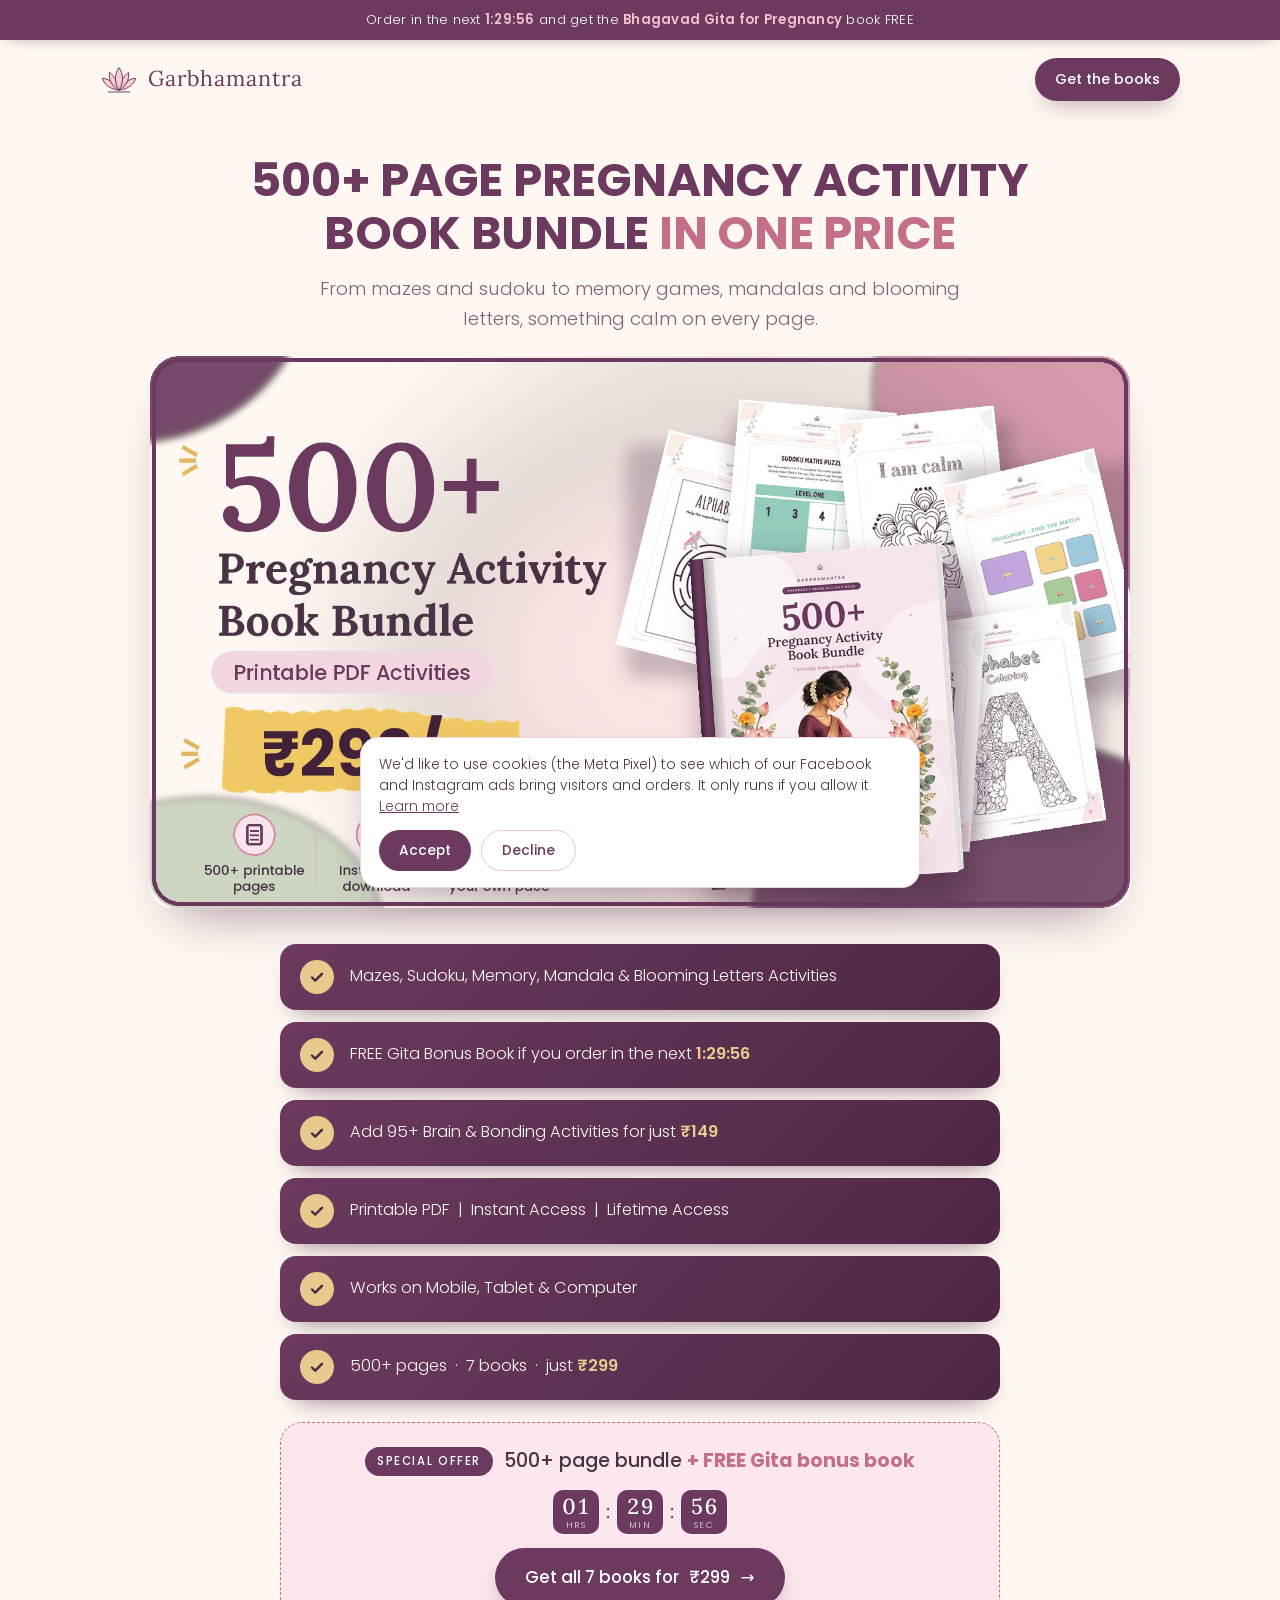
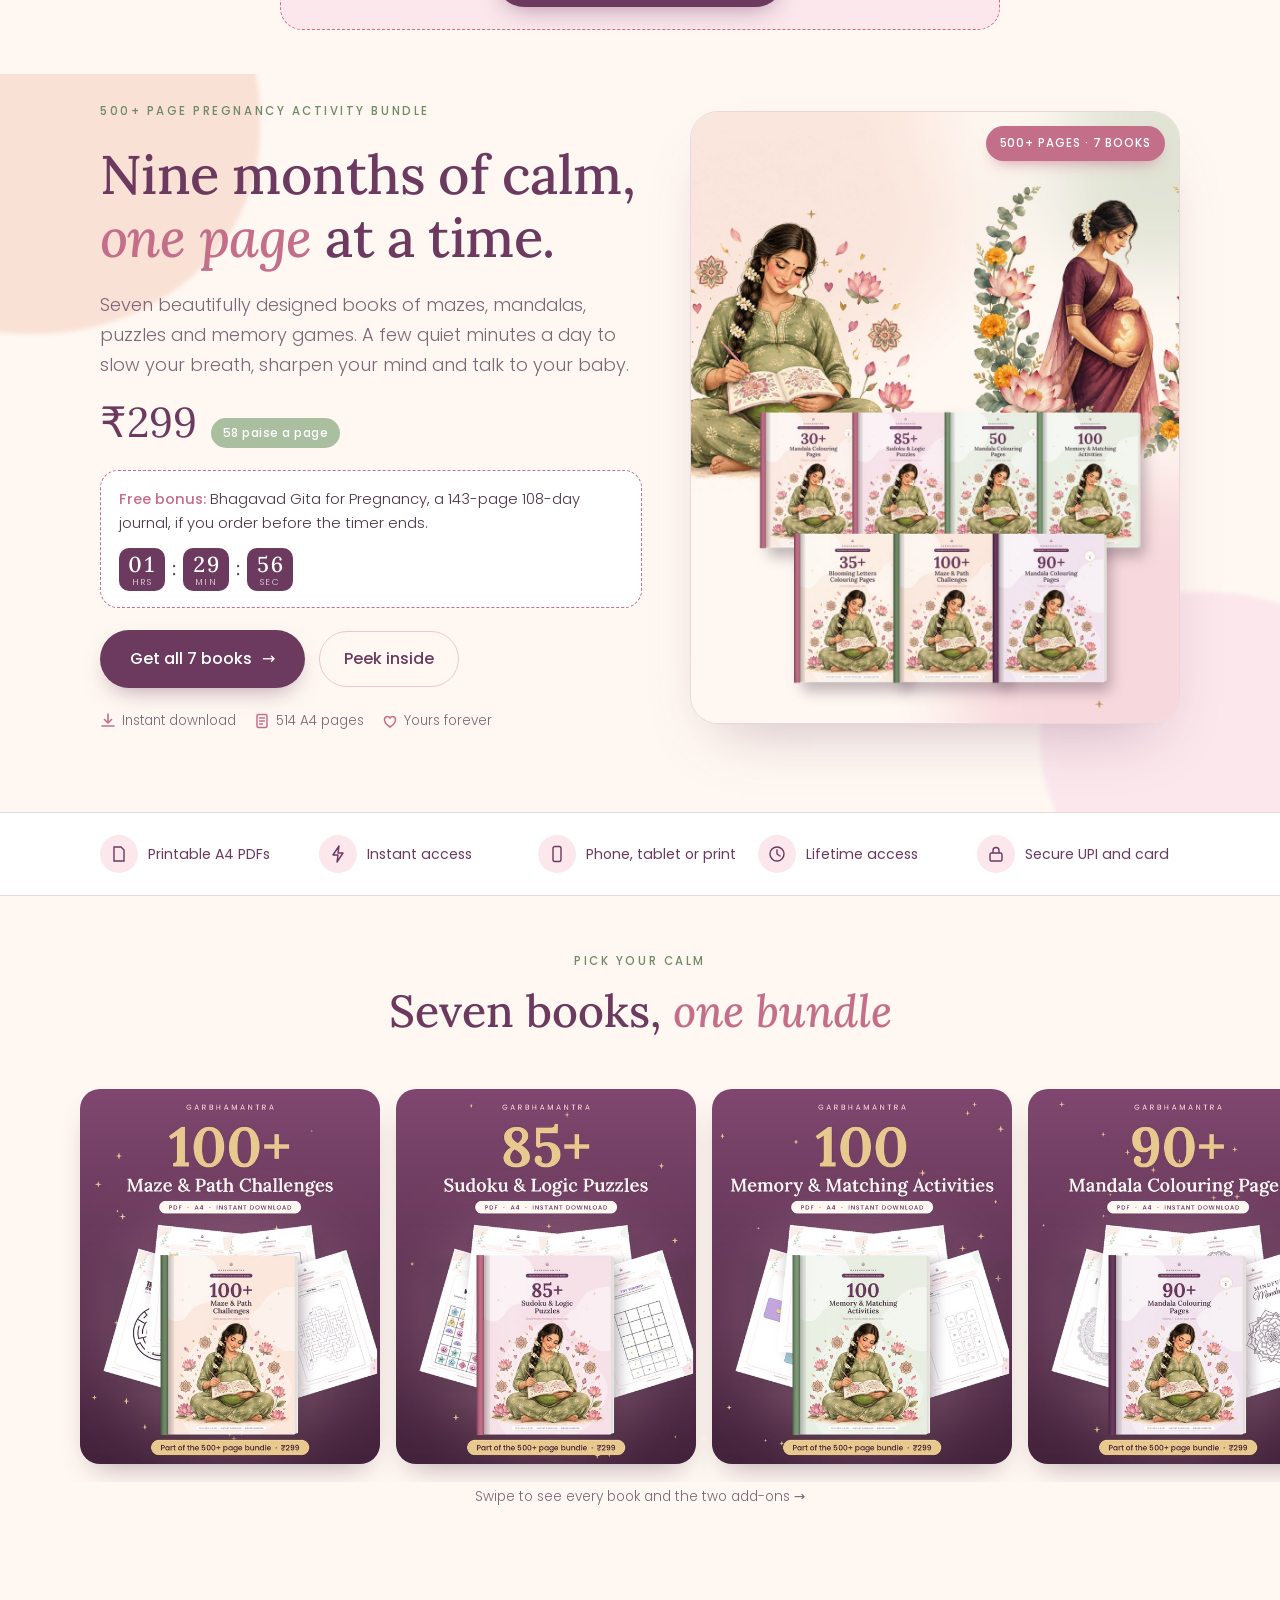
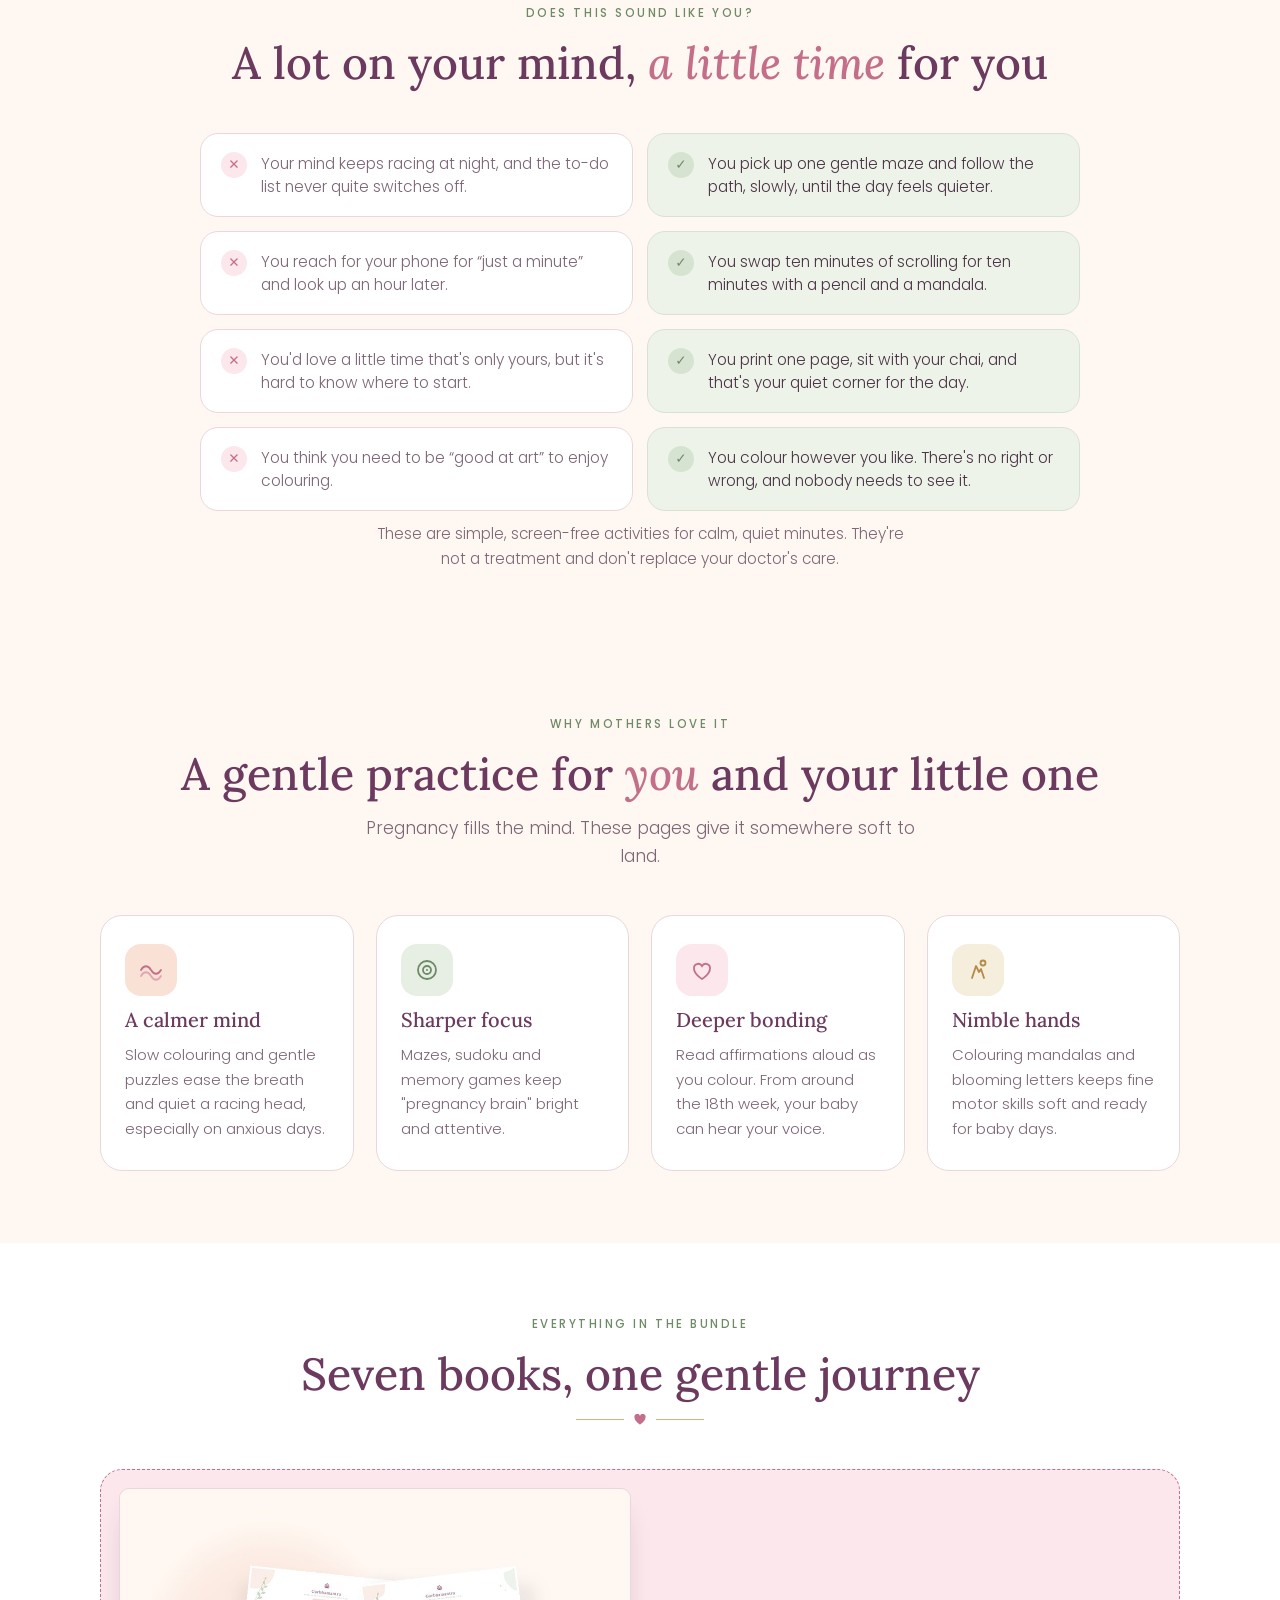
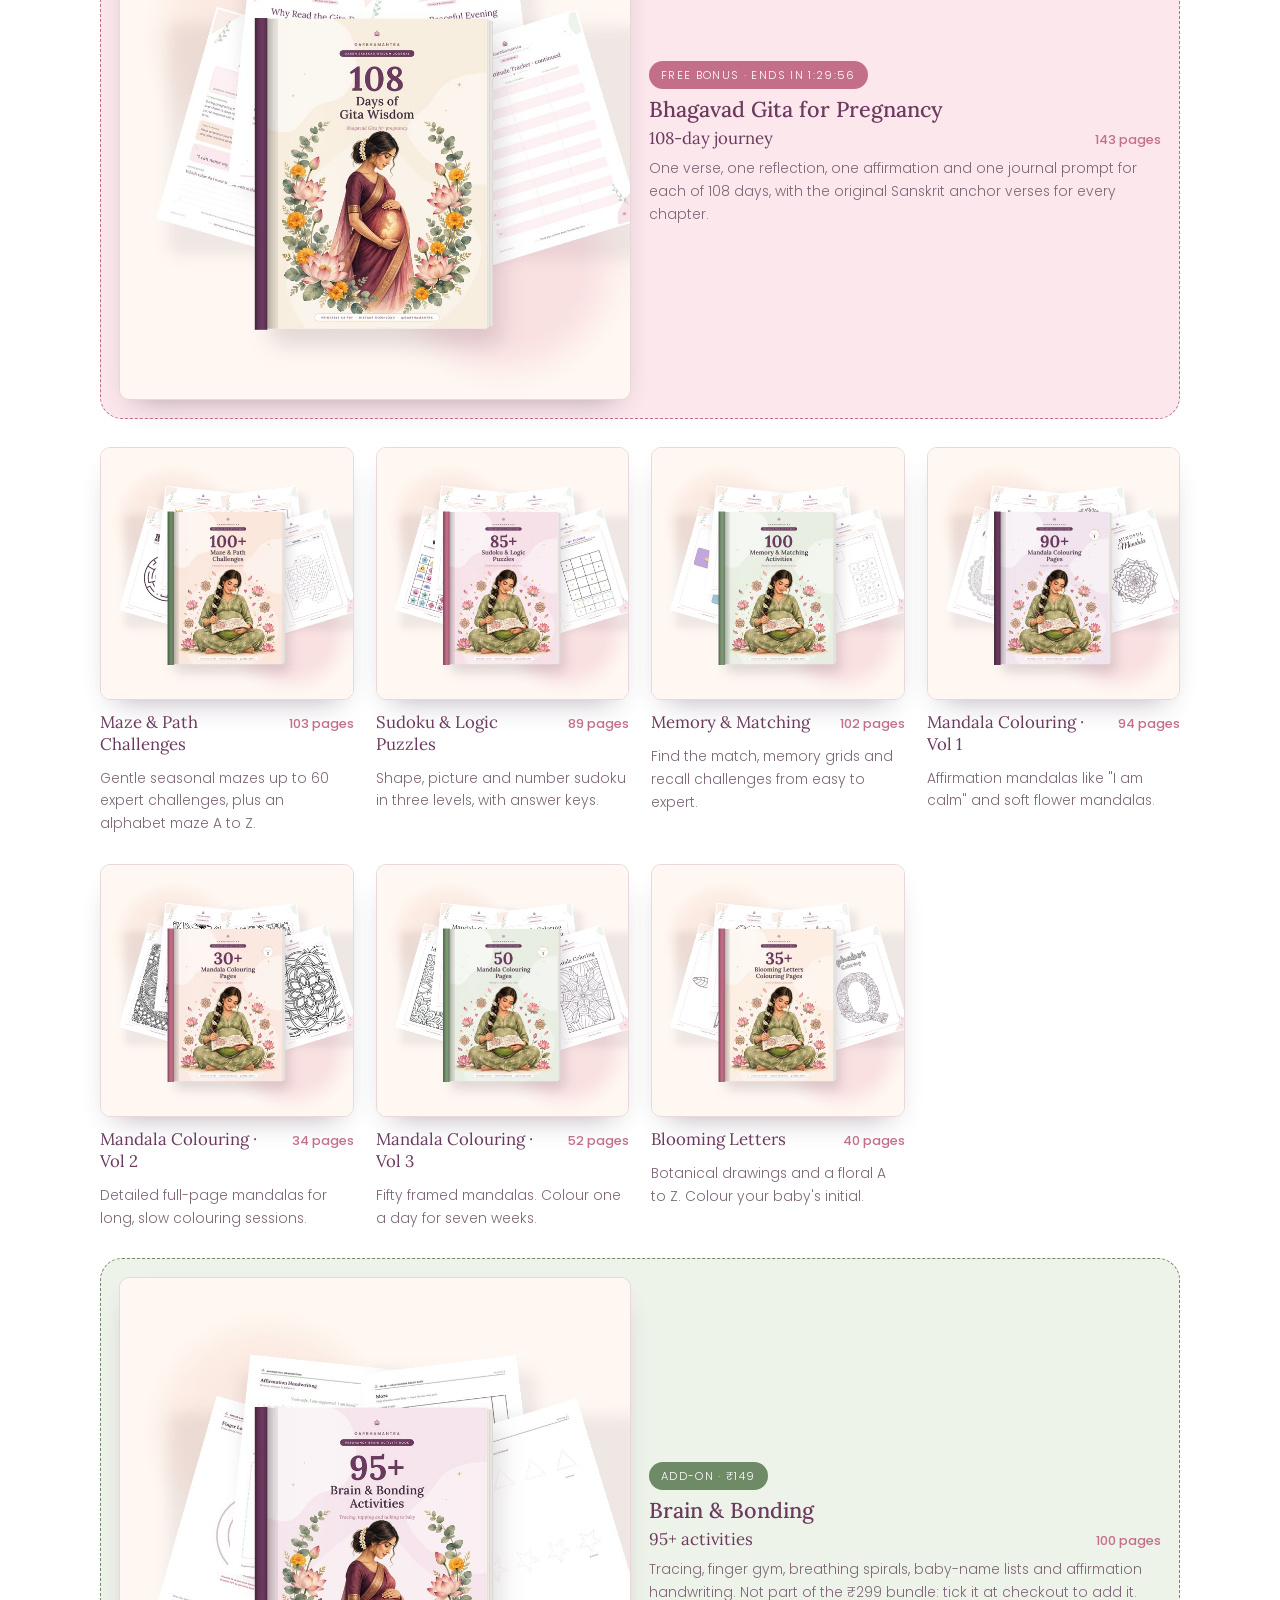
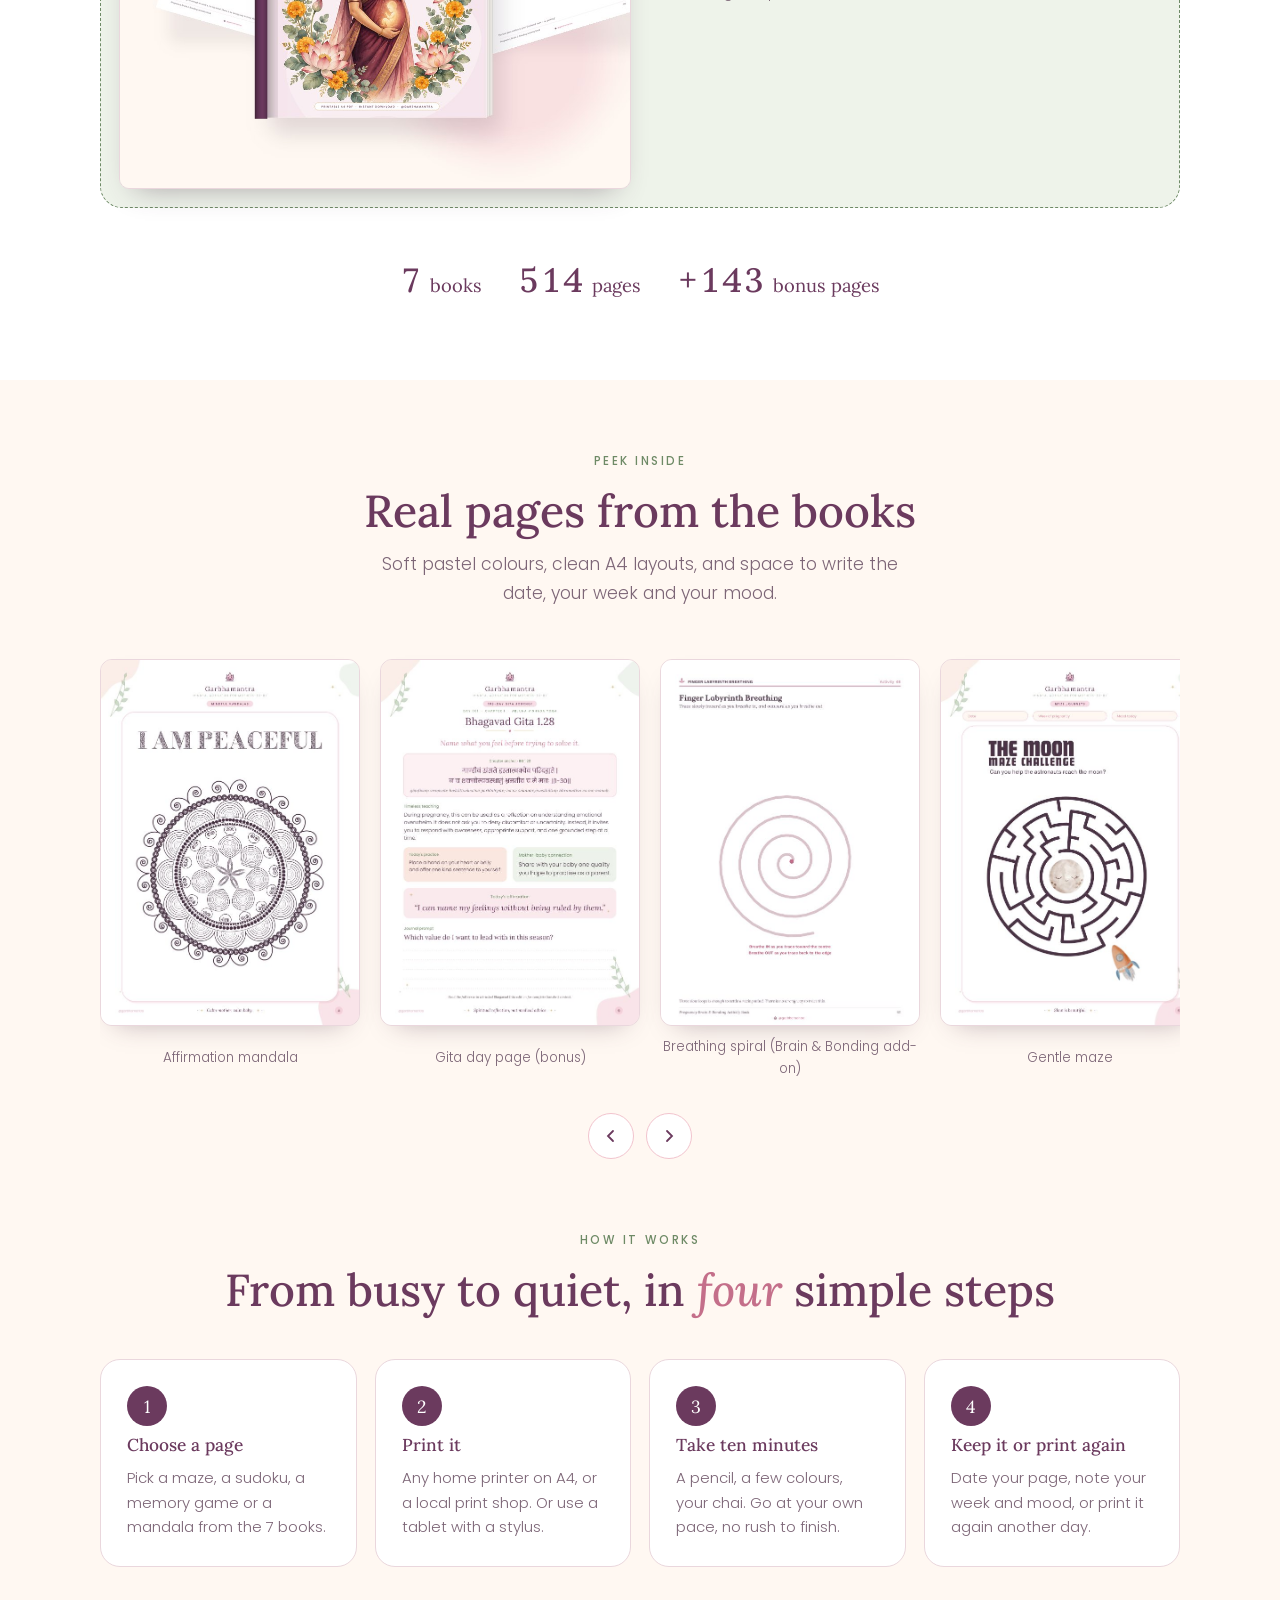
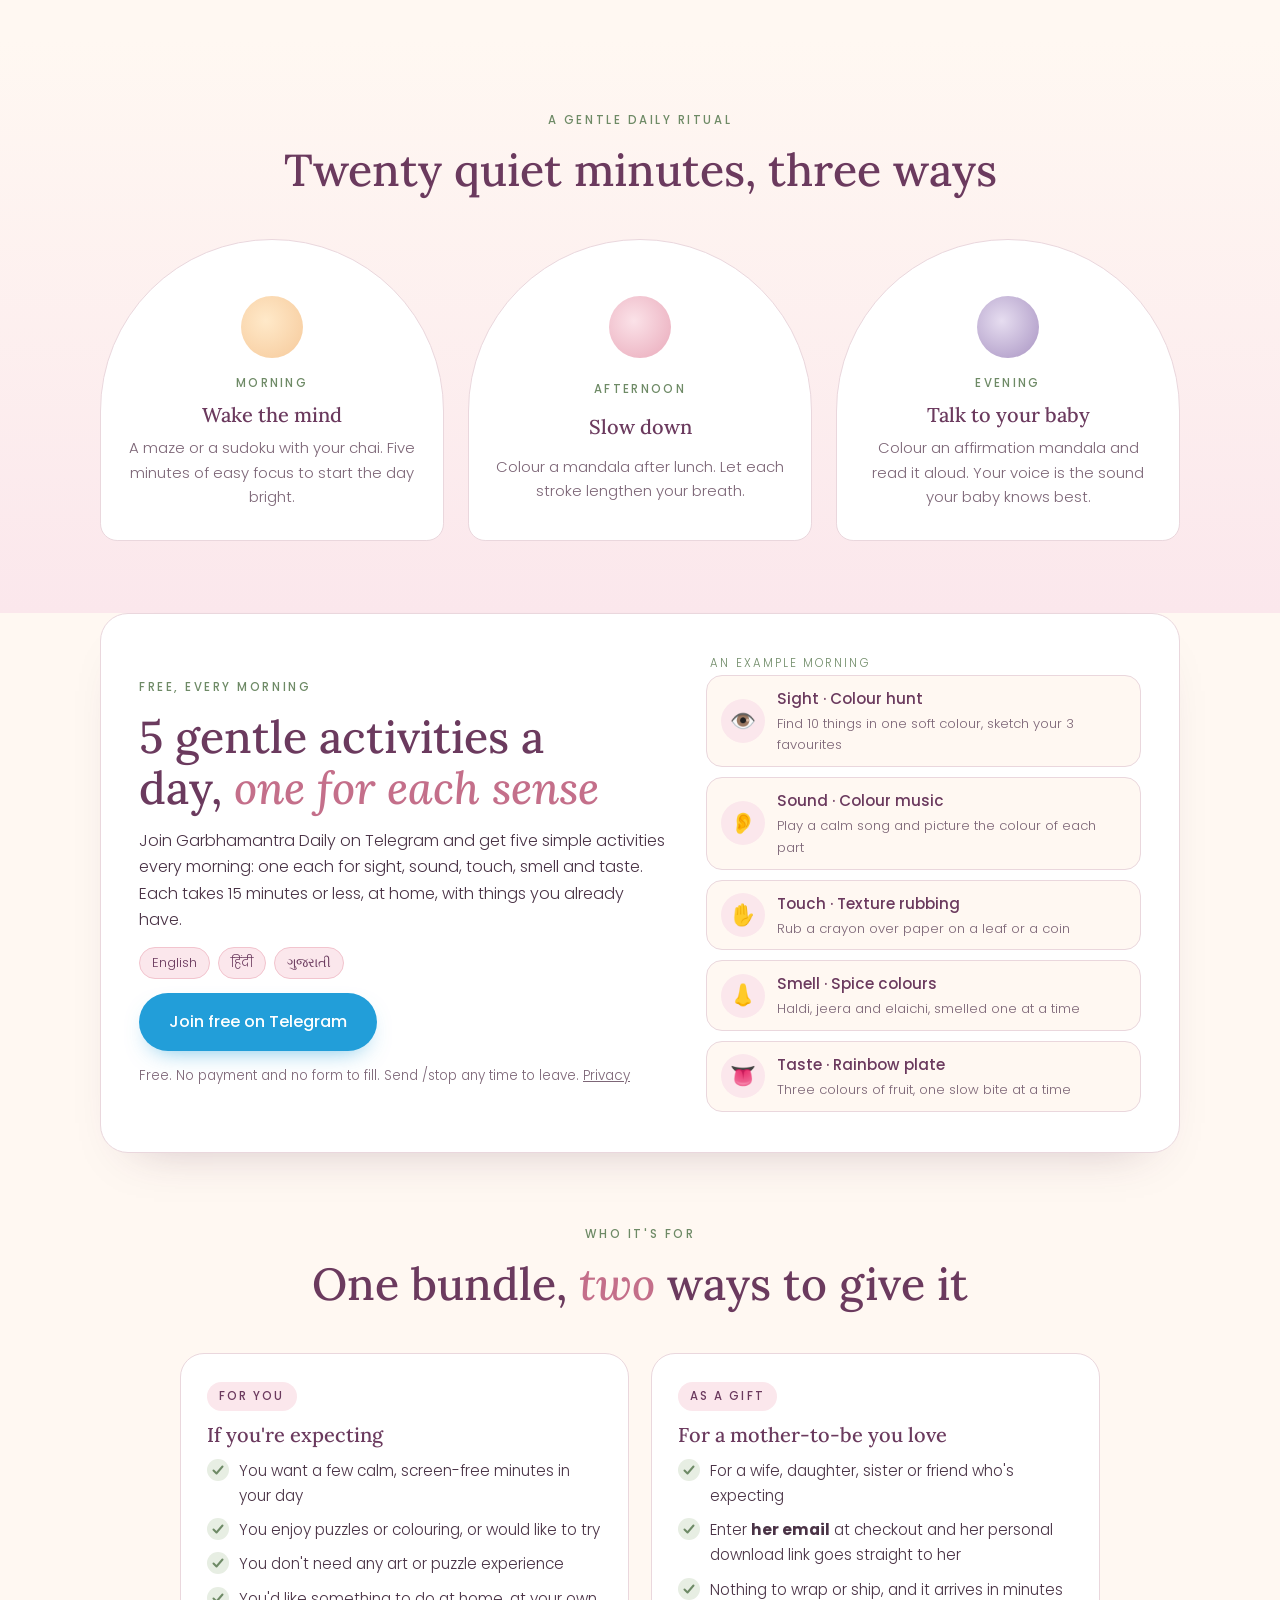
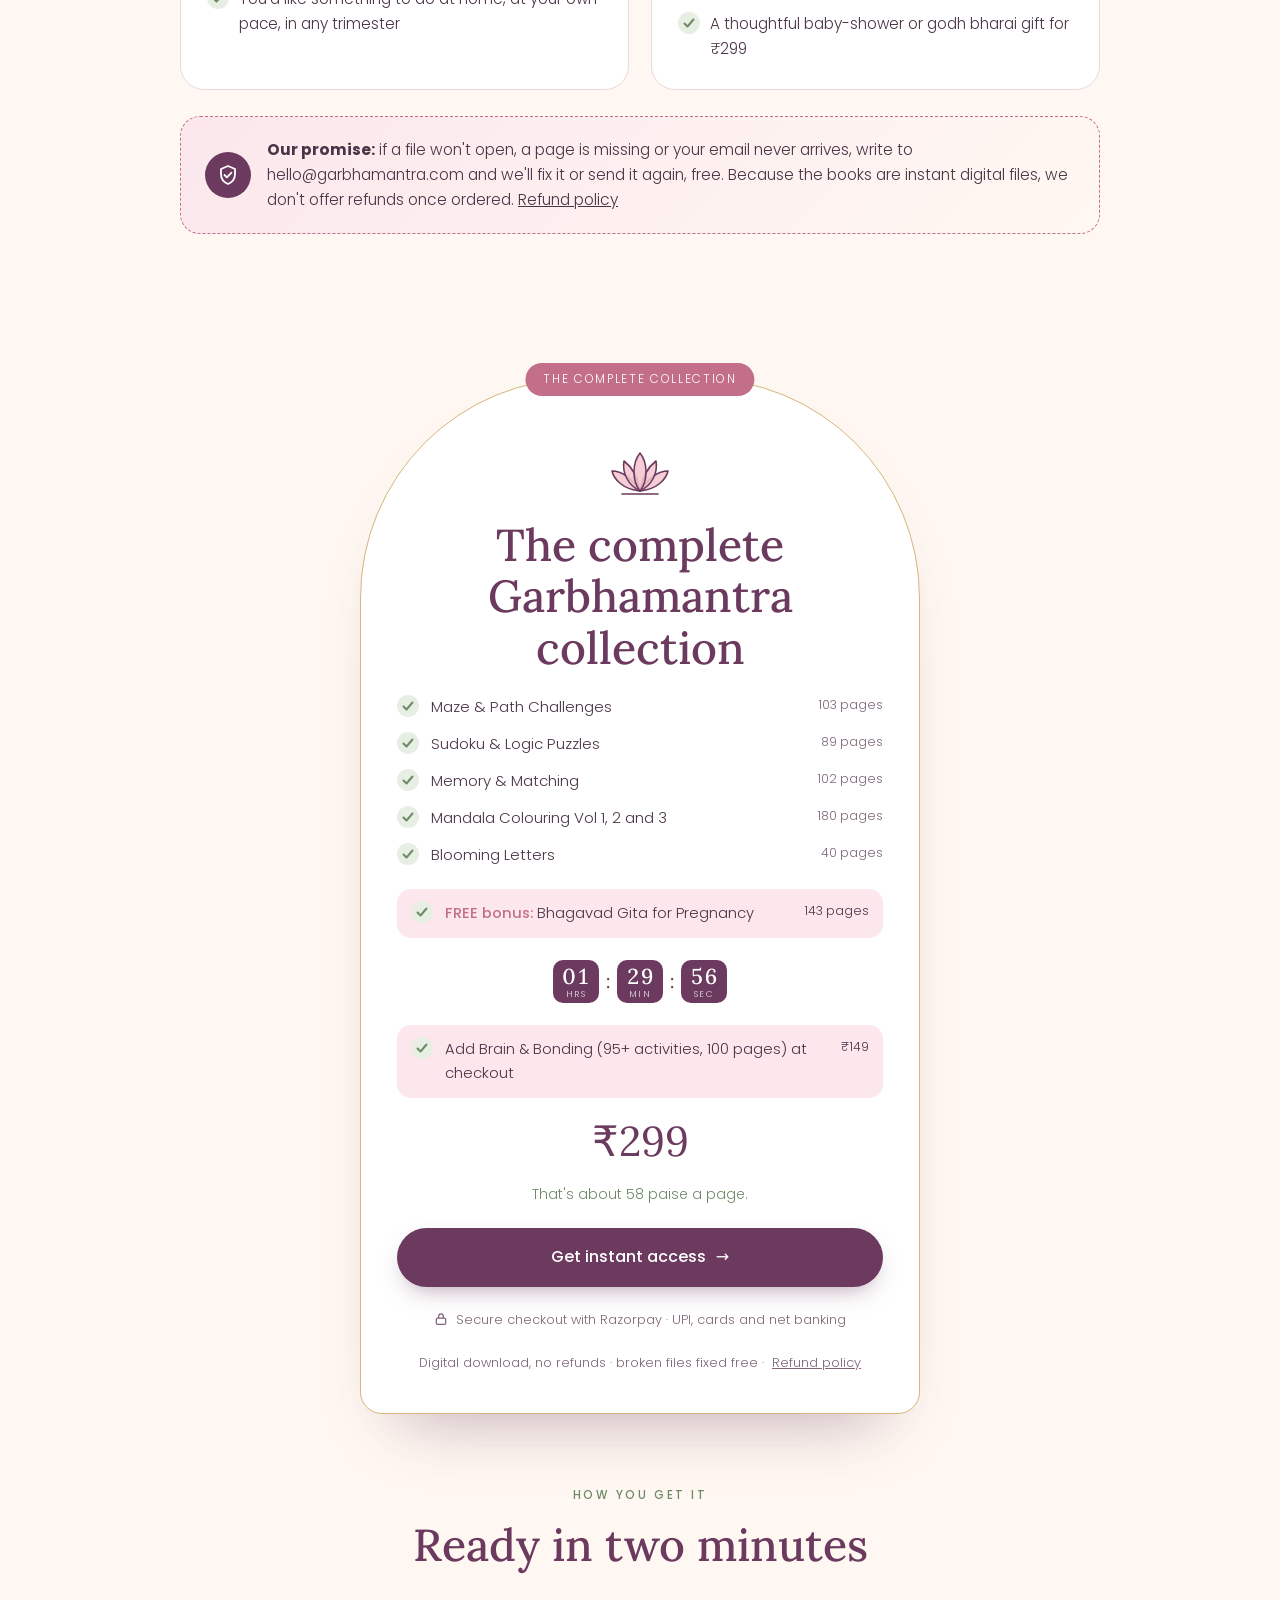
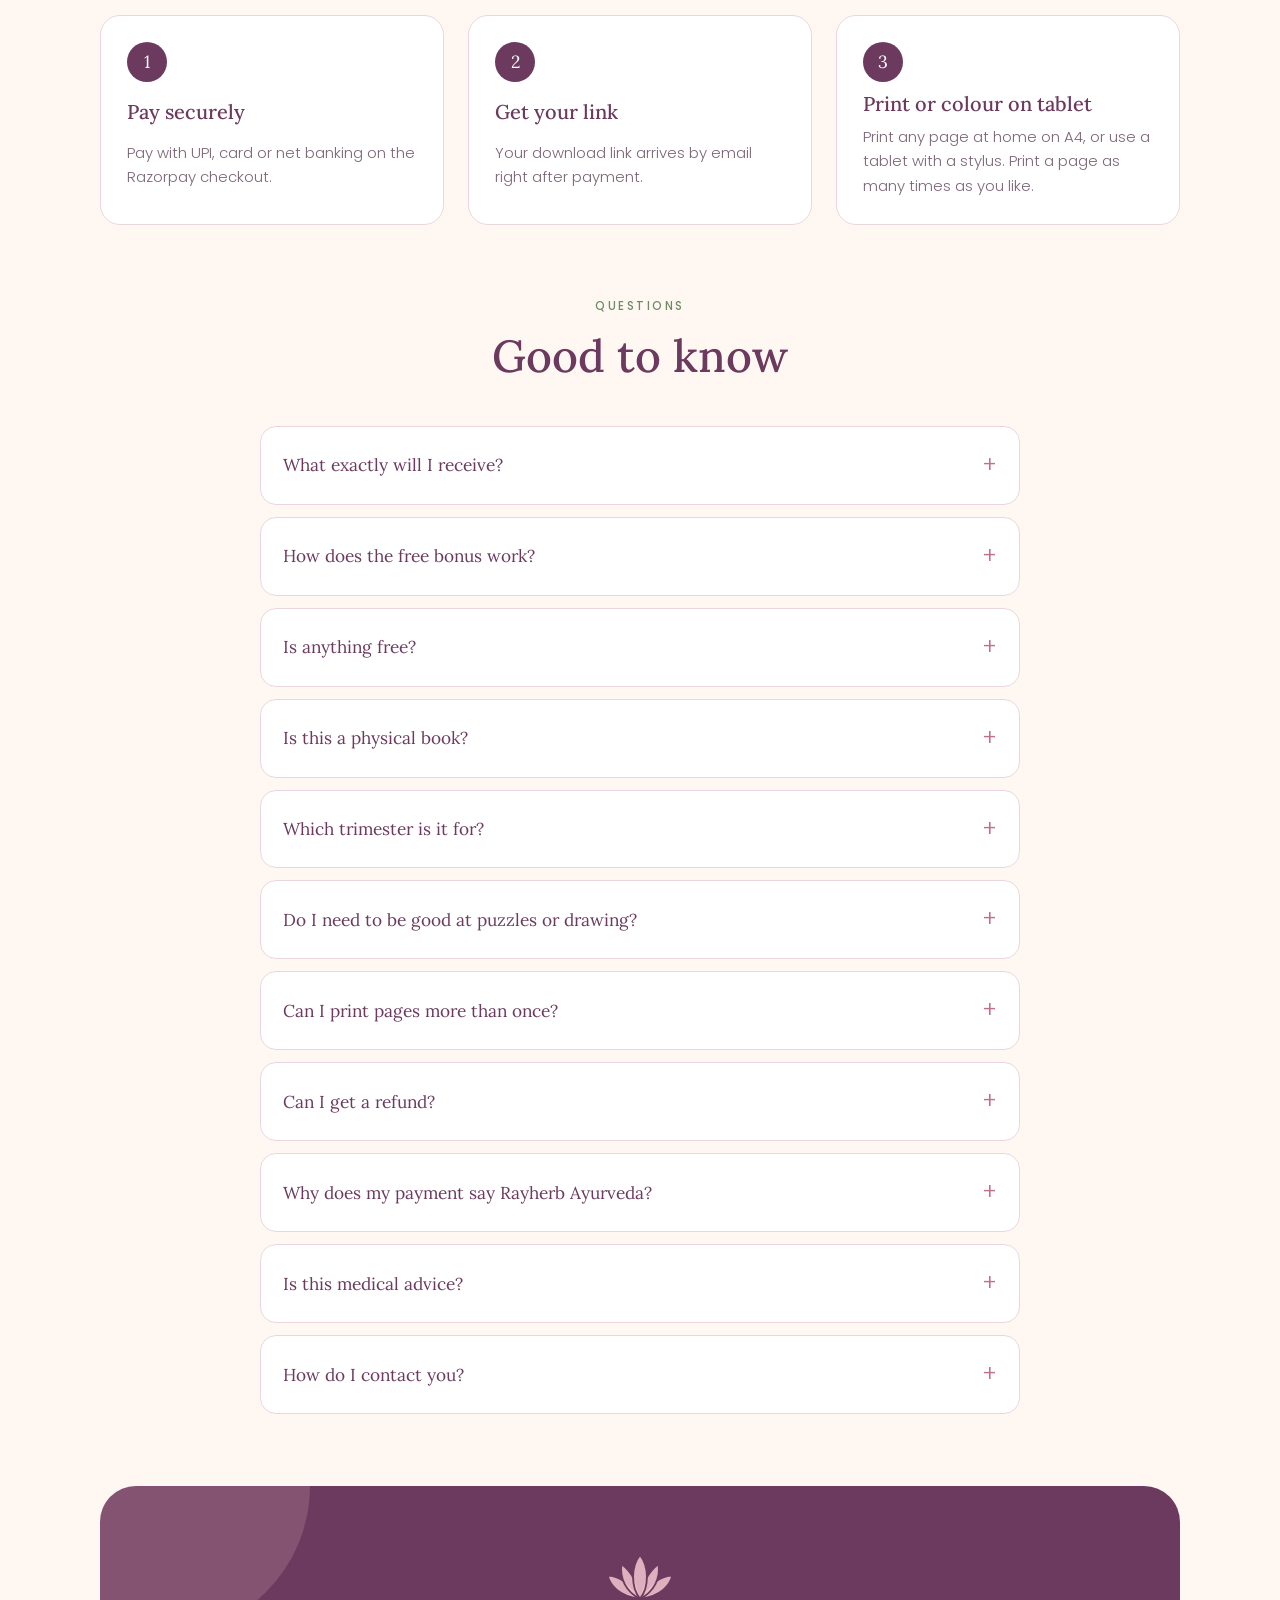
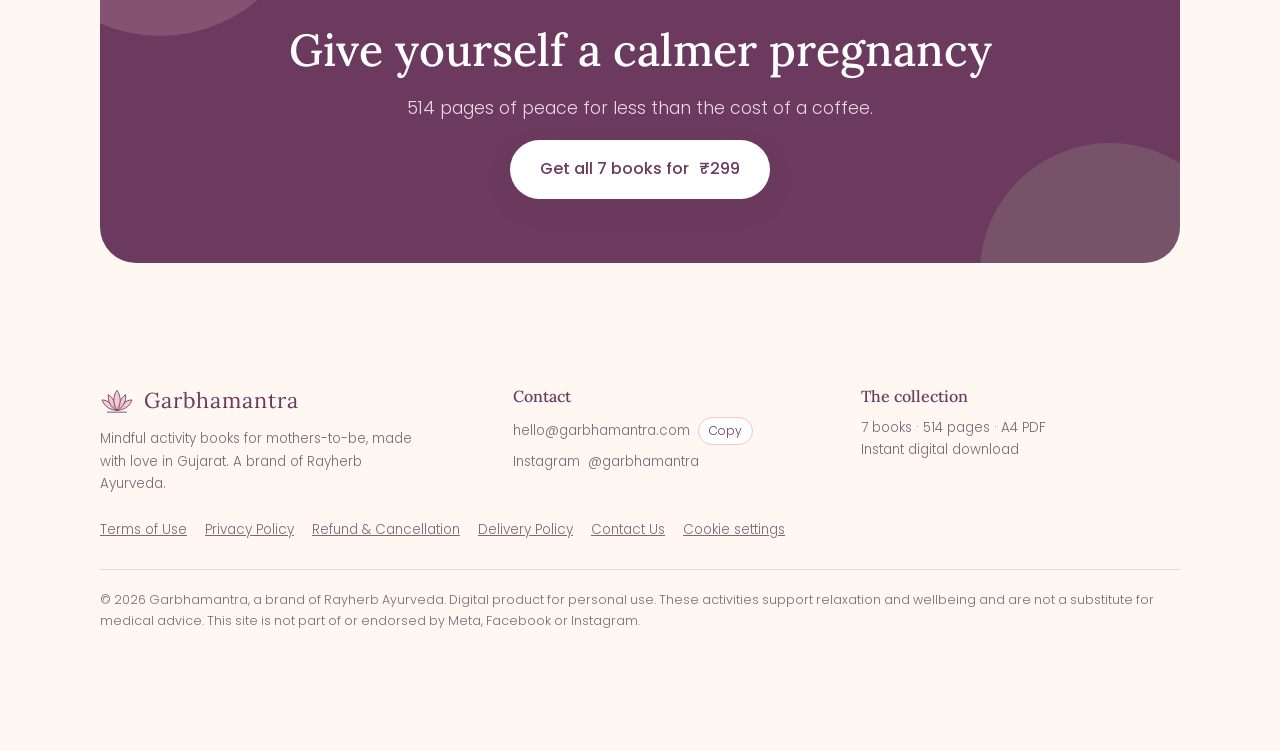
<file: index.html>
<!doctype html>
<html lang="en">
<head>
<meta charset="utf-8">
<meta name="viewport" content="width=device-width, initial-scale=1">
<meta name="color-scheme" content="only light">
<meta name="theme-color" content="#6B3A5E">
<meta property="og:title" content="500+ Page Pregnancy Activity Bundle · Garbhamantra">
<meta property="og:description" content="7 printable activity books for mothers-to-be, plus a free Bhagavad Gita for Pregnancy bonus. ₹299, instant download.">
<meta property="og:image" content="https://garbhamantra.com/img/og.jpg?v=20261023">
<meta property="og:url" content="https://garbhamantra.com/">
<meta name="twitter:card" content="summary_large_image">
<title>Garbhamantra Activity Books</title>
<meta name="description" content="7 beautifully designed activity books for mothers-to-be, 514 printable pages, plus a free Bhagavad Gita for Pregnancy bonus book and an optional Brain &amp; Bonding add-on.">
<link rel="preconnect" href="https://fonts.googleapis.com">
<link rel="preconnect" href="https://fonts.gstatic.com" crossorigin>
<link rel="stylesheet" href="https://fonts.googleapis.com/css2?family=Lora:ital,wght@0,400;0,500;0,600;1,400;1,500&family=Poppins:wght@300;400;500;600&display=swap">
<style>
/* Layout: one calm column of arch-framed sections, cream ground, a sticky buy bar on phones.
   Deliberately single (light) theme to match the printed books. */
:root{
  --cream:#FFF8F2; --paper:#FFFFFF; --peach:#F9E1D6; --blush:#F2C4CE; --blush-soft:#FBE7EC;
  --rose:#C46F8A; --plum:#6B3A5E; --plum-deep:#4E2744; --ink:#4A3346; --muted:#7D6677;
  --sage:#A9BFA0; --sage-deep:#6E8A66; --gold:#D8B57A; --line:#EAD7DD;
  --display:"Lora",Georgia,"Times New Roman",serif;
  --body:"Poppins",system-ui,-apple-system,"Segoe UI",sans-serif;
  --r-arch:220px 220px 22px 22px;
  color-scheme:only light;
}
*{box-sizing:border-box}
[hidden]{display:none!important}
html{scroll-behavior:smooth}
body{margin:0;background:var(--cream);color:var(--ink);font-family:var(--body);font-weight:300;font-size:16px;line-height:1.65;-webkit-font-smoothing:antialiased;overflow-x:hidden}
img{max-width:100%;height:auto;display:block}
a{color:inherit}
.wrap{max-width:1120px;margin-inline:auto;padding-inline:20px}
section{padding-block:72px}
h1,h2,h3{font-family:var(--display);color:var(--plum);font-weight:500;line-height:1.15;margin:0;text-wrap:balance}
h1{font-size:clamp(2.4rem,6vw,4.2rem);letter-spacing:-.01em}
h2{font-size:clamp(1.9rem,4vw,2.8rem)}
h3{font-size:1.25rem}
p{margin:0}
em{font-style:italic;color:var(--rose)}
.eyebrow{font-family:var(--body);font-size:.72rem;font-weight:500;letter-spacing:.22em;text-transform:uppercase;color:var(--sage-deep)}
.lead{font-size:1.08rem;color:var(--muted);max-width:56ch}
.center{text-align:center}
.center .lead{margin-inline:auto}
.sec-head{display:grid;gap:14px;margin-bottom:44px}
.divider{display:flex;align-items:center;gap:10px;justify-content:center;color:var(--rose)}
.divider::before,.divider::after{content:"";height:1px;width:48px;background:var(--gold)}

/* buttons */
.btn{display:inline-flex;align-items:center;justify-content:center;gap:10px;font-family:var(--body);font-weight:500;font-size:1rem;text-decoration:none;border:0;cursor:pointer;border-radius:999px;padding:16px 30px;transition:transform .2s ease,box-shadow .2s ease,background .2s}
.btn-primary{background:var(--plum);color:#fff;box-shadow:0 10px 24px -10px rgba(107,58,94,.55)}
.btn-primary:hover{background:var(--plum-deep);transform:translateY(-2px);box-shadow:0 14px 28px -10px rgba(107,58,94,.6)}
.btn-primary:focus-visible,.btn-ghost:focus-visible,summary:focus-visible,.g-nav:focus-visible{outline:3px solid var(--gold);outline-offset:3px}
.btn-ghost{background:transparent;color:var(--plum);border:1px solid var(--blush);padding:14px 24px}
.btn-ghost:hover{background:var(--blush-soft)}
.btn .old{opacity:.6;text-decoration:line-through;font-weight:400}

/* top bar */
.topbar{position:sticky;top:0;z-index:30;box-shadow:0 6px 16px -10px rgba(78,39,68,.6);background:var(--plum);color:#fff;text-align:center;font-size:.82rem;padding:9px 16px;letter-spacing:.02em}
.topbar b{font-weight:600;color:var(--blush)}
.nav{display:flex;align-items:center;justify-content:space-between;padding-block:18px}
.brand{display:flex;align-items:center;gap:10px;text-decoration:none}
.brand-name{font-family:var(--display);font-size:1.35rem;color:var(--plum);letter-spacing:.04em}
.nav .btn{padding:10px 20px;font-size:.88rem}

/* hero */
.hero{position:relative;padding-block:28px 80px;overflow:hidden}
.blob{position:absolute;border-radius:50%;filter:blur(2px);z-index:0;pointer-events:none}
.b1{width:420px;height:380px;background:var(--peach);top:-120px;left:-160px;border-radius:58% 42% 55% 45%}
.b2{width:360px;height:340px;background:var(--blush-soft);bottom:-120px;right:-120px;border-radius:45% 55% 40% 60%}
.b3{width:180px;height:160px;background:#E7EEE3;top:60px;right:8%;border-radius:60% 40% 50% 50%}
.hero-grid{position:relative;z-index:1;display:grid;grid-template-columns:1.05fr .95fr;gap:48px;align-items:center}
.hero-copy{display:grid;gap:22px;min-width:0}
.hero-copy .lead{font-size:1.12rem}
.price-line{display:flex;align-items:baseline;gap:14px;flex-wrap:wrap}
.price-now{font-family:var(--display);font-size:2.6rem;color:var(--plum);line-height:1}
.price-old{font-size:1.15rem;color:var(--muted);text-decoration:line-through}
.save-chip{background:var(--sage);color:#fff;font-size:.75rem;font-weight:500;padding:5px 12px;border-radius:999px;letter-spacing:.04em}
.cta-row{display:flex;gap:14px;flex-wrap:wrap;align-items:center}
.micro{display:flex;gap:18px;flex-wrap:wrap;font-size:.84rem;color:var(--muted)}
.micro span{display:inline-flex;align-items:center;gap:6px}
.micro svg{flex:none}

.arch{position:relative;aspect-ratio:4/5;max-width:470px;width:100%;margin-inline:auto;border-radius:var(--r-arch);background:linear-gradient(180deg,#fff 0%,#fff 55%,#EEF3EA 55%,#E3ECDD 100%);border:1px solid var(--gold);box-shadow:0 30px 60px -30px rgba(107,58,94,.35);overflow:hidden}
.arch .sun{position:absolute;width:42%;aspect-ratio:1;border-radius:50%;background:var(--peach);left:29%;top:12%}
.arch .hill{position:absolute;left:-10%;right:-10%;height:30%;bottom:-6%;background:#D3E0CC;border-radius:50% 50% 0 0}
.stack{position:absolute;inset:0}
.stack img{position:absolute;width:44%;border-radius:6px;box-shadow:0 18px 30px -14px rgba(74,51,70,.45);border:3px solid #fff}
.stack img:nth-child(1){left:6%;top:30%;transform:rotate(-9deg)}
.stack img:nth-child(2){left:50%;top:28%;transform:rotate(8deg)}
.stack img:nth-child(3){left:28%;top:22%;transform:rotate(-1deg);z-index:2;width:46%}
.float{animation:float 7s ease-in-out infinite}
@keyframes float{50%{transform:translateY(-8px) rotate(-1deg)}}
.badge-round{position:absolute;z-index:3;right:4%;top:8%;width:96px;height:96px;border-radius:50%;background:var(--plum);color:#fff;display:grid;place-content:center;text-align:center;line-height:1.1;font-size:.7rem;letter-spacing:.06em;transform:rotate(10deg);box-shadow:0 10px 20px -8px rgba(107,58,94,.6)}
.badge-round b{font-family:var(--display);font-size:1.7rem;font-weight:500;letter-spacing:0}

/* trust strip */
.trust{background:var(--paper);border-block:1px solid var(--line);padding-block:22px}
.trust ul{list-style:none;margin:0;padding:0;display:grid;grid-template-columns:repeat(5,1fr);gap:16px}
.trust li{display:flex;align-items:center;gap:10px;font-size:.88rem;font-weight:400;color:var(--plum)}
.trust .ic{flex:none;width:38px;height:38px;border-radius:50%;background:var(--blush-soft);display:grid;place-items:center}

/* feelings */
.feel-grid{display:grid;grid-template-columns:repeat(4,1fr);gap:22px}
.feel{background:var(--paper);border-radius:22px;padding:28px 24px;display:grid;gap:12px;align-content:start;border:1px solid var(--line)}
.feel .ic{width:52px;height:52px;border-radius:16px;display:grid;place-items:center;background:var(--peach)}
.feel:nth-child(2) .ic{background:#E7EEE3}.feel:nth-child(3) .ic{background:var(--blush-soft)}.feel:nth-child(4) .ic{background:#F6EEDC}
.feel p{font-size:.94rem;color:var(--muted)}

/* books */
.books{background:var(--paper)}
.book-grid{display:grid;grid-template-columns:repeat(4,1fr);gap:28px 22px}
.book{display:grid;gap:12px;align-content:start;min-width:0}
.book .cv{border-radius:10px;overflow:hidden;box-shadow:0 14px 28px -16px rgba(74,51,70,.45);border:1px solid var(--line);transition:transform .25s ease}
.book:hover .cv{transform:translateY(-6px) rotate(-1deg)}
.book h3{font-size:1.12rem}
.book .meta{display:flex;justify-content:space-between;gap:8px;font-size:.8rem;color:var(--muted)}
.book .pages{color:var(--rose);font-weight:500;white-space:nowrap}
.book .meta span:first-child{font-family:var(--display);color:var(--plum);font-size:1.05rem;line-height:1.3}
.book .meta{align-items:baseline}
.book p{font-size:.86rem;color:var(--muted)}
.total{margin-top:44px;display:flex;flex-wrap:wrap;justify-content:center;gap:12px 36px;font-family:var(--display);color:var(--plum);font-size:1.15rem}
.total span{display:flex;align-items:baseline;gap:8px}
.total b{font-size:2.1rem;font-weight:500;font-variant-numeric:tabular-nums}

/* gallery */
.gallery{position:relative}
.g-track{display:grid;grid-auto-flow:column;grid-auto-columns:min(260px,72%);gap:20px;overflow-x:auto;scroll-snap-type:x mandatory;padding:8px 4px 26px;scrollbar-width:thin;scrollbar-color:var(--blush) transparent}
.g-item{scroll-snap-align:start;display:grid;gap:10px;margin:0}
.g-item img{border-radius:12px;border:1px solid var(--line);box-shadow:0 12px 26px -16px rgba(74,51,70,.4);background:#fff}
.g-item figcaption{font-size:.84rem;color:var(--muted);text-align:center}
.g-controls{display:flex;justify-content:center;gap:12px;margin-top:6px}
.g-nav{width:46px;height:46px;border-radius:50%;border:1px solid var(--blush);background:var(--paper);color:var(--plum);cursor:pointer;display:grid;place-items:center;transition:background .2s}
.g-nav:hover{background:var(--blush-soft)}

/* ritual */
.ritual{background:linear-gradient(180deg,var(--cream),var(--blush-soft))}
.day{display:grid;grid-template-columns:repeat(3,1fr);gap:24px;position:relative}
.moment{background:var(--paper);border-radius:var(--r-arch);padding:56px 26px 30px;text-align:center;display:grid;gap:10px;border:1px solid var(--line)}
.moment .time{font-size:.72rem;letter-spacing:.2em;text-transform:uppercase;color:var(--sage-deep);font-weight:500}
.moment .orb{width:62px;height:62px;border-radius:50%;margin:0 auto 6px}
.moment:nth-child(1) .orb{background:radial-gradient(circle at 40% 40%,#FFE9C9,#F6C99A)}
.moment:nth-child(2) .orb{background:radial-gradient(circle at 40% 40%,#FBE2E8,#E9A9BA)}
.moment:nth-child(3) .orb{background:radial-gradient(circle at 40% 40%,#E6DDF0,#A893C2)}
.moment p{font-size:.93rem;color:var(--muted)}

/* pricing */
.offer-card{max-width:560px;margin-inline:auto;background:var(--paper);border-radius:var(--r-arch);border:1px solid var(--gold);padding:70px 36px 40px;box-shadow:0 40px 70px -40px rgba(107,58,94,.45);display:grid;gap:22px;text-align:center;position:relative}
.offer-card .tag{position:absolute;top:-16px;left:50%;transform:translateX(-50%);background:var(--rose);color:#fff;font-size:.74rem;letter-spacing:.14em;text-transform:uppercase;padding:7px 18px;border-radius:999px;white-space:nowrap}
.incl{list-style:none;padding:0;margin:0;display:grid;gap:12px;text-align:left}
.incl li{display:grid;grid-template-columns:22px 1fr auto;gap:12px;align-items:start;font-size:.94rem}
.incl li small{color:var(--muted);font-variant-numeric:tabular-nums;white-space:nowrap}
.offer-card .price-line{justify-content:center}
.per-page{font-size:.88rem;color:var(--sage-deep)}
.secure{font-size:.8rem;color:var(--muted);display:flex;gap:8px;justify-content:center;align-items:center;flex-wrap:wrap}

/* steps */
.steps{display:grid;grid-template-columns:repeat(3,1fr);gap:24px;counter-reset:s}
.step{display:grid;gap:10px;padding:26px;border-radius:20px;background:var(--paper);border:1px solid var(--line)}
.step .n{width:40px;height:40px;border-radius:50%;background:var(--plum);color:#fff;display:grid;place-items:center;font-family:var(--display);font-size:1.1rem}
.step p{font-size:.93rem;color:var(--muted)}

/* faq */
.faq{max-width:760px;margin-inline:auto;display:grid;gap:12px}
details{background:var(--paper);border:1px solid var(--line);border-radius:16px;padding:4px 22px}
summary{cursor:pointer;list-style:none;display:flex;justify-content:space-between;gap:16px;align-items:center;padding-block:16px;font-family:var(--display);font-size:1.08rem;color:var(--plum)}
summary::-webkit-details-marker{display:none}
summary::after{content:"+";font-family:var(--body);font-size:1.4rem;color:var(--rose);transition:transform .2s}
details[open] summary::after{transform:rotate(45deg)}
details p{padding-bottom:18px;color:var(--muted);font-size:.95rem}

/* closing */
.closing{position:relative;overflow:hidden;background:var(--plum);color:#fff;text-align:center;border-radius:36px;padding:64px 24px;display:grid;gap:18px;justify-items:center}
.closing h2{color:#fff}
.closing .lead{color:#EBD9E3}
.closing .btn-primary{background:#fff;color:var(--plum)}
.closing .btn-primary:hover{background:var(--blush-soft)}
.closing::before,.closing::after{content:"";position:absolute;border-radius:50%;opacity:.18}
.closing::before{width:300px;height:300px;background:var(--blush);top:-150px;left:-90px}
.closing::after{width:260px;height:260px;background:var(--sage);bottom:-140px;right:-60px}
.closing > *{position:relative}

footer{padding-block:48px 120px;font-size:.84rem;color:var(--muted)}
.foot{display:grid;grid-template-columns:1.2fr 1fr 1fr;gap:30px}
.foot h4{margin:0 0 8px;font-family:var(--display);font-weight:500;color:var(--plum);font-size:1rem}
.foot .copy-row{display:flex;gap:8px;align-items:center;flex-wrap:wrap}
.copy-btn{font:inherit;font-size:.76rem;border:1px solid var(--blush);background:var(--paper);color:var(--plum);border-radius:999px;padding:3px 10px;cursor:pointer}
.disclaimer{margin-top:28px;padding-top:20px;border-top:1px solid var(--line);font-size:.78rem}
.policy-links{display:flex;flex-wrap:wrap;gap:6px 18px;margin-top:24px}
.policy-links a{color:var(--muted)}
.secure a{color:var(--muted)}

/* sticky bar (phones) */
.buybar{position:fixed;left:0;right:0;bottom:0;z-index:20;background:rgba(255,255,255,.96);backdrop-filter:blur(8px);border-top:1px solid var(--line);padding:10px 16px calc(10px + env(safe-area-inset-bottom,0px));display:none;align-items:center;justify-content:space-between;gap:12px}
.buybar .bp{font-family:var(--display);color:var(--plum);font-size:1.35rem;line-height:1}
.buybar .bp s{font-family:var(--body);font-size:.8rem;color:var(--muted);margin-left:6px}
.buybar .bs{font-size:.72rem;color:var(--muted)}
.buybar .btn{padding:13px 22px;font-size:.92rem}

/* bonus timer */
.timer{display:inline-flex;gap:6px;align-items:center;font-variant-numeric:tabular-nums}
.timer .u{display:grid;justify-items:center;min-width:46px;padding:6px 6px 4px;border-radius:10px;background:var(--plum);color:#fff;line-height:1}
.timer .u b{font-family:var(--display);font-weight:500;font-size:1.35rem}
.timer .u small{font-size:.55rem;letter-spacing:.14em;opacity:.8;margin-top:3px}
.timer .sep{color:var(--plum);font-family:var(--display);font-size:1.2rem}
.bonus-box{display:grid;gap:12px;justify-items:start;background:var(--paper);border:1.5px dashed var(--rose);border-radius:18px;padding:16px 18px}
.bonus-box .bt{font-size:.92rem;color:var(--ink)}
.bonus-box .bt b{color:var(--rose);font-weight:500}
.bonus-ended{font-size:.88rem;color:var(--muted)}
.topbar .tt{font-variant-numeric:tabular-nums;font-weight:600;color:var(--blush)}
.hero-shot{position:relative;width:100%;max-width:560px;margin-inline:auto;border-radius:28px;overflow:hidden;box-shadow:0 30px 60px -30px rgba(107,58,94,.35);border:1px solid var(--line);background:var(--cream)}
.hero-shot .ribbon{position:absolute;right:14px;top:14px;background:var(--rose);color:#fff;font-size:.72rem;font-weight:500;letter-spacing:.08em;padding:8px 14px;border-radius:999px;box-shadow:0 8px 16px -8px rgba(196,111,138,.8)}
.book.bonus{grid-column:1/-1;display:grid;grid-template-columns:1fr 1fr;gap:18px;align-items:center;background:var(--blush-soft);border-radius:22px;padding:18px;border:1.5px dashed var(--rose)}
.book.bonus .tagb{display:inline-block;background:var(--rose);color:#fff;font-size:.7rem;letter-spacing:.12em;padding:5px 12px;border-radius:999px;margin-bottom:8px}
.book.bonus h3{font-size:1.35rem;margin-bottom:6px}
.book .cv img{aspect-ratio:1/1;object-fit:cover}
.book.addon-card{background:#EEF3EA;border-color:var(--sage-deep)}.book.addon-card .tagb{background:var(--sage-deep)}
.addon{display:grid;grid-template-columns:22px 1fr auto;gap:12px;align-items:start;text-align:left;background:var(--blush-soft);border-radius:14px;padding:12px 14px;font-size:.92rem}
.buybar .bt2{font-size:.7rem;color:var(--rose);font-variant-numeric:tabular-nums}

/* honest sections added 2026-11-12: "sound like you", 4 steps, who it's for, promise */
.sly{max-width:880px;margin:0 auto;display:grid;gap:14px}
.sly-row{display:grid;grid-template-columns:1fr 1fr;gap:14px}
.sly-card{border-radius:18px;padding:18px 20px;display:flex;gap:14px;align-items:flex-start;font-size:.96rem;line-height:1.5}
.sly-card.now{background:var(--paper);border:1px solid var(--line);color:var(--muted)}
.sly-card.then{background:#EEF3EA;border:1px solid #D7E3D1;color:var(--ink)}
.sly-card .mk{flex:0 0 26px;height:26px;border-radius:50%;display:grid;place-items:center;font-size:.85rem;font-weight:600}
.sly-card.now .mk{background:var(--blush-soft);color:var(--rose)}
.sly-card.then .mk{background:#D7E3D1;color:var(--sage-deep)}
.sly-note{text-align:center;color:var(--muted);font-size:.95rem;max-width:60ch;margin:10px auto 0}
.steps4{display:grid;grid-template-columns:repeat(4,1fr);gap:18px}
.steps4 .step h3{font-size:1.08rem}
.who{display:grid;grid-template-columns:1fr 1fr;gap:22px;max-width:920px;margin:0 auto}
.who-card{background:var(--paper);border:1px solid var(--line);border-radius:24px;padding:28px 26px;display:grid;gap:12px;align-content:start}
.who-card .tagw{justify-self:start;font-size:.72rem;letter-spacing:.18em;text-transform:uppercase;font-weight:500;color:var(--plum);background:var(--blush-soft);border-radius:999px;padding:5px 12px}
.who-card ul{list-style:none;margin:0;padding:0;display:grid;gap:9px}
.who-card li{display:flex;gap:10px;align-items:flex-start;font-size:.95rem;color:var(--ink)}
.who-card li svg{flex:0 0 22px;margin-top:1px}
.promise{max-width:920px;margin:26px auto 0;background:linear-gradient(135deg,#FBE7EC,#FFF8F2);border:1px dashed var(--rose);border-radius:20px;padding:20px 24px;display:flex;gap:16px;align-items:center}
.promise .pi{flex:0 0 46px;height:46px;border-radius:50%;background:var(--plum);display:grid;place-items:center}
.promise p{margin:0;font-size:.96rem;color:var(--ink)}
@media (max-width:920px){.steps4{grid-template-columns:repeat(2,1fr)}.who{grid-template-columns:1fr}}
@media (max-width:560px){.sly-row{grid-template-columns:1fr}.steps4{grid-template-columns:1fr}.promise{flex-direction:column;text-align:center}}
@media (max-width:920px){
  .book.bonus{grid-template-columns:1fr}
  .hero-grid{grid-template-columns:1fr}
  .arch{max-width:380px}
  .trust ul{grid-template-columns:repeat(2,1fr)}
  .feel-grid,.book-grid{grid-template-columns:repeat(2,1fr)}
  .day,.steps{grid-template-columns:1fr}
  .foot{grid-template-columns:1fr}
  .buybar{display:flex}
}
@media (max-width:460px){
  section{padding-block:56px}
  .feel-grid{grid-template-columns:1fr}
  .book-grid{gap:22px 14px}
  .nav .btn{display:none}
  .offer-card{padding:60px 20px 30px}
  .badge-round{width:80px;height:80px}
  .badge-round b{font-size:1.4rem}
}
@media (prefers-reduced-motion:reduce){
  *{animation:none!important;transition:none!important}
  html{scroll-behavior:auto}
}
.hero-shot img{width:100%;height:auto}
.cats-sec{padding-top:56px;padding-bottom:24px}.cats{display:flex;gap:16px;overflow-x:auto;scroll-snap-type:x mandatory;padding:8px max(16px,calc((100vw - 1120px)/2)) 18px;scrollbar-width:thin}.cats .cat{flex:0 0 min(72vw,300px);scroll-snap-align:center;border-radius:20px;overflow:hidden;box-shadow:0 14px 30px -14px rgba(78,39,68,.45);transition:transform .25s}.cats .cat:hover{transform:translateY(-4px)}.cats img{display:block;width:100%;height:auto}.cats-hint{text-align:center;color:var(--muted);font-size:.85rem;margin:4px 0 0}
.quick{padding:40px 0 8px}.quick-list{list-style:none;margin:0 auto;padding:0;max-width:720px;display:grid;gap:12px}.quick-list li{display:flex;align-items:center;gap:16px;background:linear-gradient(135deg,#6B3A5E,#4E2744);color:#FFF8F2;border-radius:16px;padding:16px 20px;font-size:1.02rem;line-height:1.4;box-shadow:0 14px 26px -16px rgba(78,39,68,.7)}.quick-list li b{color:#E8C98E;font-weight:600;font-variant-numeric:tabular-nums}.quick-list .ck{flex:0 0 34px;height:34px;border-radius:50%;background:#E8C98E;display:grid;place-items:center}.quick-cta{text-align:center;margin-top:22px}@media (max-width:520px){.quick-list li{font-size:.95rem;padding:14px 16px;gap:12px}}
.h1like{font-size:clamp(2.1rem,5vw,3.4rem);letter-spacing:-.01em}.tf{padding:34px 0 8px;text-align:center}.tf-h{font-family:'Poppins',sans-serif;font-weight:700;text-transform:uppercase;color:var(--plum);font-size:clamp(1.55rem,4.6vw,2.9rem);line-height:1.15;letter-spacing:-.005em;max-width:900px;margin:0 auto}.tf-h span{color:var(--rose)}.tf-sub{color:var(--muted);font-size:clamp(.98rem,2.4vw,1.15rem);max-width:640px;margin:14px auto 22px}.tf-banner-link{display:block;max-width:980px;margin:0 auto;border-radius:22px;box-shadow:0 26px 50px -26px rgba(78,39,68,.55);overflow:hidden}.tf-banner{width:100%;height:auto}.quick{padding:28px 0 4px}.tf-offer-sec{padding:18px 0 44px}.tf-offer{max-width:720px;margin:0 auto;text-align:center;background:var(--blush-soft);border:1.5px dashed var(--rose);border-radius:22px;padding:22px 18px;display:grid;gap:14px;justify-items:center}.tf-offer-t{margin:0;font-size:clamp(1rem,2.6vw,1.2rem);color:var(--ink);font-weight:500}.tf-offer-t .tag{display:inline-block;background:var(--plum);color:#fff;font-size:.72rem;letter-spacing:.14em;padding:5px 12px;border-radius:999px;margin-right:6px;vertical-align:2px}.tf-offer-t b{color:var(--rose)}.tf-offer-off{margin:0;color:var(--muted)}.tf-btn{font-size:1.05rem}
html{scroll-padding-top:64px}
/* ===== Free daily activities (Telegram) ===== */
.free-daily{padding-top:0}
.fd-card{display:grid;grid-template-columns:1.1fr .9fr;gap:36px;align-items:center;background:var(--paper);border:1px solid var(--line);border-radius:28px;padding:40px 38px;box-shadow:0 24px 50px -36px rgba(78,39,68,.35)}
.fd-text{display:grid;gap:14px;align-content:start}
.fd-text h2{color:var(--plum)}
.fd-text p{margin:0}
.fd-langs{display:flex;flex-wrap:wrap;gap:8px}
.fd-langs span{font-size:.82rem;border:1px solid var(--blush);border-radius:999px;padding:4px 12px;color:var(--plum);background:var(--blush-soft)}
a.btn-tg{display:inline-flex;justify-self:start;background:#229ED9;color:#fff;box-shadow:0 10px 24px -12px rgba(34,158,217,.7)}
a.btn-tg:hover{transform:translateY(-1px)}
.fd-note{font-size:.84rem;color:var(--muted)}
.fd-senses{list-style:none;margin:0;padding:0;display:grid;gap:10px}
.fd-senses li{display:grid;grid-template-columns:44px 1fr;align-items:center;gap:2px 12px;background:var(--cream);border:1px solid var(--line);border-radius:16px;padding:10px 14px}
.fd-senses .ic{grid-row:span 2;width:44px;height:44px;border-radius:50%;display:grid;place-items:center;background:var(--blush-soft);font-size:1.3rem}
.fd-senses b{font-weight:500;color:var(--plum);font-size:.95rem}
.fd-senses small{color:var(--muted);font-size:.82rem}
.fd-example{font-size:.72rem;letter-spacing:.18em;text-transform:uppercase;color:var(--sage-deep);margin:0 0 2px 4px}
@media (max-width:820px){.fd-card{grid-template-columns:1fr;padding:28px 20px;gap:24px}a.btn-tg{justify-self:stretch}}
</style>

<!-- ===== Lotus symbol, reused everywhere ===== -->
<svg width="0" height="0" style="position:absolute" aria-hidden="true">
  <symbol id="lotus" viewBox="0 0 64 48">
    <g fill="#F2C4CE" fill-opacity=".85" stroke="#6B3A5E" stroke-width="1.6" stroke-linejoin="round">
      <path d="M32 42 C14 40 6 30 4 22 C14 22 24 30 32 42Z"/>
      <path d="M32 42 C50 40 58 30 60 22 C50 22 40 30 32 42Z"/>
      <path d="M32 42 C20 36 14 24 16 12 C24 18 30 28 32 42Z"/>
      <path d="M32 42 C44 36 50 24 48 12 C40 18 34 28 32 42Z"/>
      <path d="M32 42 C24 32 24 14 32 4 C40 14 40 32 32 42Z"/>
    </g>
    <path d="M14 45 H50" stroke="#6B3A5E" stroke-width="1.6" stroke-linecap="round"/>
  </symbol>
  <symbol id="check" viewBox="0 0 22 22"><circle cx="11" cy="11" r="11" fill="#E7EEE3"/><path d="M6.5 11.5l3 3 6-7" fill="none" stroke="#6E8A66" stroke-width="2" stroke-linecap="round" stroke-linejoin="round"/></symbol>
</svg>

<div class="topbar" id="topbar"><span data-bonus-on>Order in the next <span class="tt" data-timer-text>1:30:00</span> and get the <b>Bhagavad Gita for Pregnancy</b> book FREE</span><span data-bonus-off hidden>All 7 books for <b data-price>₹299</b> · Add the Gita or Brain &amp; Bonding at checkout for <b data-addon>₹149</b> each</span></div>

<div class="wrap">
  <nav class="nav" aria-label="Main">
    <a class="brand" href="#top"><svg width="38" height="29"><use href="#lotus"/></svg><span class="brand-name">Garbhamantra</span></a>
    <a class="btn btn-primary" data-buy href="#offer">Get the books</a>
  </nav>
</div>


<!-- ===== TOP FUNNEL ===== -->
<section class="tf">
  <div class="wrap">
    <h1 class="tf-h">500+ Page Pregnancy Activity Book Bundle <span>in One Price</span></h1>
    <p class="tf-sub">From mazes and sudoku to memory games, mandalas and blooming letters, something calm on every page.</p>
    <a href="#offer" data-buy class="tf-banner-link"><img class="tf-banner" src="img/banner-hero.jpg?v=20261023" alt="500+ page Pregnancy Activity Book Bundle, printable PDF activities, ₹299" width="1600" height="900" fetchpriority="high"></a>
  </div>
</section>
<!-- ===== QUICK CHECKLIST ===== -->
<section class="quick"><div class="wrap"><ul class="quick-list"><li><span class="ck"><svg width="18" height="18" viewBox="0 0 18 18" aria-hidden="true"><path d="M4 9.5l3.2 3.2L14 5.8" fill="none" stroke="#4E2744" stroke-width="2.4" stroke-linecap="round" stroke-linejoin="round"/></svg></span><span>Mazes, Sudoku, Memory, Mandala &amp; Blooming Letters Activities</span></li><li><span class="ck"><svg width="18" height="18" viewBox="0 0 18 18" aria-hidden="true"><path d="M4 9.5l3.2 3.2L14 5.8" fill="none" stroke="#4E2744" stroke-width="2.4" stroke-linecap="round" stroke-linejoin="round"/></svg></span><span><span data-bonus-on>FREE Gita Bonus Book if you order in the next <b data-timer-text>1:30:00</b></span><span data-bonus-off hidden>Add the Gita Bonus Book for just <b data-addon>₹149</b></span></span></li><li><span class="ck"><svg width="18" height="18" viewBox="0 0 18 18" aria-hidden="true"><path d="M4 9.5l3.2 3.2L14 5.8" fill="none" stroke="#4E2744" stroke-width="2.4" stroke-linecap="round" stroke-linejoin="round"/></svg></span><span>Add 95+ Brain &amp; Bonding Activities for just <b data-bonding>₹149</b></span></li><li><span class="ck"><svg width="18" height="18" viewBox="0 0 18 18" aria-hidden="true"><path d="M4 9.5l3.2 3.2L14 5.8" fill="none" stroke="#4E2744" stroke-width="2.4" stroke-linecap="round" stroke-linejoin="round"/></svg></span><span>Printable PDF &nbsp;|&nbsp; Instant Access &nbsp;|&nbsp; Lifetime Access</span></li><li><span class="ck"><svg width="18" height="18" viewBox="0 0 18 18" aria-hidden="true"><path d="M4 9.5l3.2 3.2L14 5.8" fill="none" stroke="#4E2744" stroke-width="2.4" stroke-linecap="round" stroke-linejoin="round"/></svg></span><span>Works on Mobile, Tablet &amp; Computer</span></li><li><span class="ck"><svg width="18" height="18" viewBox="0 0 18 18" aria-hidden="true"><path d="M4 9.5l3.2 3.2L14 5.8" fill="none" stroke="#4E2744" stroke-width="2.4" stroke-linecap="round" stroke-linejoin="round"/></svg></span><span>500+ pages &nbsp;·&nbsp; 7 books &nbsp;·&nbsp; just <b data-price>₹299</b></span></li></ul></div></section>
<section class="tf-offer-sec">
  <div class="wrap">
    <div class="tf-offer">
      <p class="tf-offer-t"><span class="tag">SPECIAL OFFER</span> 500+ page bundle <b>+ FREE Gita bonus book</b></p>
      <div class="timer" data-bonus-on aria-live="polite">
        <span class="u"><b data-h>01</b><small>HRS</small></span><span class="sep">:</span>
        <span class="u"><b data-m>30</b><small>MIN</small></span><span class="sep">:</span>
        <span class="u"><b data-s>00</b><small>SEC</small></span>
      </div>
      <p class="tf-offer-off" data-bonus-off hidden>Bonus window ended. Add the Gita book at checkout for <span data-addon>₹149</span>.</p>
      <a class="btn btn-primary tf-btn" data-buy href="#offer">Get all 7 books for <span data-price>₹299</span> <span aria-hidden="true">→</span></a>
    </div>
  </div>
</section>

<!-- ===== HERO ===== -->
<header class="hero" id="top">
  <div class="blob b1"></div><div class="blob b2"></div><div class="blob b3"></div>
  <div class="wrap hero-grid">
    <div class="hero-copy">
      <span class="eyebrow">500+ page pregnancy activity bundle</span>
      <h2 class="h1like">Nine months of calm, <em>one page</em> at a time.</h2>
      <p class="lead">Seven beautifully designed books of mazes, mandalas, puzzles and memory games. A few quiet minutes a day to slow your breath, sharpen your mind and talk to your baby.</p>
      <div class="price-line">
        <span class="price-now" data-price>₹299</span>
        <span class="price-old" data-mrp hidden></span>
        <span class="save-chip" data-pp>49 paise a page</span>
      </div>
      <div class="bonus-box" data-bonus-on>
        <p class="bt"><b>Free bonus:</b> Bhagavad Gita for Pregnancy, a 143-page 108-day journal, if you order before the timer ends.</p>
        <div class="timer" data-timer aria-live="polite">
          <span class="u"><b data-h>01</b><small>HRS</small></span><span class="sep">:</span>
          <span class="u"><b data-m>30</b><small>MIN</small></span><span class="sep">:</span>
          <span class="u"><b data-s>00</b><small>SEC</small></span>
        </div>
      </div>
      <p class="bonus-ended" data-bonus-off hidden>The free bonus window has ended. You can still add the Bhagavad Gita for Pregnancy book at checkout for <span data-addon>₹149</span>.</p>
      <div class="cta-row">
        <a class="btn btn-primary" data-buy href="#offer">Get all 7 books <span aria-hidden="true">→</span></a>
        <a class="btn btn-ghost" href="#peek">Peek inside</a>
      </div>
      <div class="micro">
        <span><svg width="16" height="16" viewBox="0 0 16 16" aria-hidden="true"><path d="M8 1v9m0 0l-3.5-3.5M8 10l3.5-3.5M2 13h12" fill="none" stroke="#C46F8A" stroke-width="1.6" stroke-linecap="round"/></svg>Instant download</span>
        <span><svg width="16" height="16" viewBox="0 0 16 16" aria-hidden="true"><rect x="3" y="1.5" width="10" height="13" rx="1.5" fill="none" stroke="#C46F8A" stroke-width="1.5"/><path d="M5.5 5h5M5.5 8h5M5.5 11h3" stroke="#C46F8A" stroke-width="1.3" stroke-linecap="round"/></svg>514 A4 pages</span>
        <span><svg width="16" height="16" viewBox="0 0 16 16" aria-hidden="true"><path d="M8 14s-5.5-3.4-5.5-7.2A3 3 0 018 5a3 3 0 015.5 1.8C13.5 10.6 8 14 8 14z" fill="none" stroke="#C46F8A" stroke-width="1.5"/></svg>Yours forever</span>
      </div>
    </div>
    <div class="hero-shot">
      <img src="img/hero-scene.jpg?v=20261023" alt="Two mothers-to-be with all seven Garbhamantra activity books" width="1080" height="1350">
      <span class="ribbon">500+ PAGES · 7 BOOKS</span>
    </div>
  </div>
</header>

<!-- ===== TRUST ===== -->
<div class="trust">
  <div class="wrap">
    <ul>
      <li><span class="ic"><svg width="18" height="18" viewBox="0 0 18 18"><path d="M4 2h7l3 3v11H4z" fill="none" stroke="#6B3A5E" stroke-width="1.4"/></svg></span>Printable A4 PDFs</li>
      <li><span class="ic"><svg width="18" height="18" viewBox="0 0 18 18"><path d="M10 1L4 10h5l-1 7 6-9H9z" fill="none" stroke="#6B3A5E" stroke-width="1.4" stroke-linejoin="round"/></svg></span>Instant access</li>
      <li><span class="ic"><svg width="18" height="18" viewBox="0 0 18 18"><rect x="5" y="1.5" width="8" height="15" rx="2" fill="none" stroke="#6B3A5E" stroke-width="1.4"/></svg></span>Phone, tablet or print</li>
      <li><span class="ic"><svg width="18" height="18" viewBox="0 0 18 18"><circle cx="9" cy="9" r="7" fill="none" stroke="#6B3A5E" stroke-width="1.4"/><path d="M9 5v4l3 2" fill="none" stroke="#6B3A5E" stroke-width="1.4" stroke-linecap="round"/></svg></span>Lifetime access</li>
      <li><span class="ic"><svg width="18" height="18" viewBox="0 0 18 18"><rect x="3" y="8" width="12" height="8" rx="1.5" fill="none" stroke="#6B3A5E" stroke-width="1.4"/><path d="M6 8V5.5a3 3 0 016 0V8" fill="none" stroke="#6B3A5E" stroke-width="1.4"/></svg></span>Secure UPI and card</li>
    </ul>
  </div>
</div>



<!-- ===== CATEGORY STRIP ===== -->
<section class="cats-sec">
  <div class="wrap">
    <div class="sec-head center"><span class="eyebrow">Pick your calm</span><h2>Seven books, <em>one bundle</em></h2></div>
  </div>
  <div class="cats"><a class="cat" href="#books"><img src="img/c-card-01-maze.jpg?v=20261023" alt="100+ Maze &amp; Path Challenges" loading="lazy" width="540" height="675"></a><a class="cat" href="#books"><img src="img/c-card-02-logic.jpg?v=20261023" alt="85+ Sudoku &amp; Logic Puzzles" loading="lazy" width="540" height="675"></a><a class="cat" href="#books"><img src="img/c-card-03-memory.jpg?v=20261023" alt="100 Memory &amp; Matching Activities" loading="lazy" width="540" height="675"></a><a class="cat" href="#books"><img src="img/c-card-04-mandala1.jpg?v=20261023" alt="90+ Mandala Colouring Pages, Vol 1" loading="lazy" width="540" height="675"></a><a class="cat" href="#books"><img src="img/c-card-05-mandala2.jpg?v=20261023" alt="30+ Mandala Colouring Pages, Vol 2" loading="lazy" width="540" height="675"></a><a class="cat" href="#books"><img src="img/c-card-06-mandala3.jpg?v=20261023" alt="50 Mandala Colouring Pages, Vol 3" loading="lazy" width="540" height="675"></a><a class="cat" href="#books"><img src="img/c-card-07-bloom.jpg?v=20261023" alt="35+ Blooming Letters Colouring Pages" loading="lazy" width="540" height="675"></a><a class="cat" href="#books"><img src="img/c-card-08-bonding.jpg?v=20261023" alt="95+ Brain &amp; Bonding Activities (₹149 add-on)" loading="lazy" width="540" height="675"></a><a class="cat" href="#books"><img src="img/c-card-09-gita.jpg?v=20261023" alt="108 Days of Gita Wisdom (free bonus or ₹149 add-on)" loading="lazy" width="540" height="675"></a></div>
  <p class="cats-hint">Swipe to see every book and the two add-ons →</p>
</section>

<!-- ===== DOES THIS SOUND LIKE YOU ===== -->
<section>
  <div class="wrap">
    <div class="sec-head center">
      <span class="eyebrow">Does this sound like you?</span>
      <h2>A lot on your mind, <em>a little time</em> for you</h2>
    </div>
    <div class="sly">
      <div class="sly-row"><div class="sly-card now"><span class="mk" aria-hidden="true">✕</span><span>Your mind keeps racing at night, and the to-do list never quite switches off.</span></div><div class="sly-card then"><span class="mk" aria-hidden="true">✓</span><span>You pick up one gentle maze and follow the path, slowly, until the day feels quieter.</span></div></div>
      <div class="sly-row"><div class="sly-card now"><span class="mk" aria-hidden="true">✕</span><span>You reach for your phone for “just a minute” and look up an hour later.</span></div><div class="sly-card then"><span class="mk" aria-hidden="true">✓</span><span>You swap ten minutes of scrolling for ten minutes with a pencil and a mandala.</span></div></div>
      <div class="sly-row"><div class="sly-card now"><span class="mk" aria-hidden="true">✕</span><span>You'd love a little time that's only yours, but it's hard to know where to start.</span></div><div class="sly-card then"><span class="mk" aria-hidden="true">✓</span><span>You print one page, sit with your chai, and that's your quiet corner for the day.</span></div></div>
      <div class="sly-row"><div class="sly-card now"><span class="mk" aria-hidden="true">✕</span><span>You think you need to be “good at art” to enjoy colouring.</span></div><div class="sly-card then"><span class="mk" aria-hidden="true">✓</span><span>You colour however you like. There's no right or wrong, and nobody needs to see it.</span></div></div>
    </div>
    <p class="sly-note">These are simple, screen-free activities for calm, quiet minutes. They're not a treatment and don't replace your doctor's care.</p>
  </div>
</section>

<!-- ===== FEELINGS / BENEFITS ===== -->
<section>
  <div class="wrap">
    <div class="sec-head center">
      <span class="eyebrow">Why mothers love it</span>
      <h2>A gentle practice for <em>you</em> and your little one</h2>
      <p class="lead">Pregnancy fills the mind. These pages give it somewhere soft to land.</p>
    </div>
    <div class="feel-grid">
      <article class="feel">
        <div class="ic"><svg width="26" height="26" viewBox="0 0 26 26"><path d="M3 13c3-5 7-5 10 0s7 5 10 0" fill="none" stroke="#C46F8A" stroke-width="1.8" stroke-linecap="round"/><path d="M3 19c3-5 7-5 10 0s7 5 10 0" fill="none" stroke="#C46F8A" stroke-width="1.8" stroke-linecap="round" opacity=".5"/></svg></div>
        <h3>A calmer mind</h3>
        <p>Slow colouring and gentle puzzles ease the breath and quiet a racing head, especially on anxious days.</p>
      </article>
      <article class="feel">
        <div class="ic"><svg width="26" height="26" viewBox="0 0 26 26"><circle cx="13" cy="13" r="9" fill="none" stroke="#6E8A66" stroke-width="1.8"/><circle cx="13" cy="13" r="4" fill="none" stroke="#6E8A66" stroke-width="1.8"/><circle cx="13" cy="13" r="1" fill="#6E8A66"/></svg></div>
        <h3>Sharper focus</h3>
        <p>Mazes, sudoku and memory games keep "pregnancy brain" bright and attentive.</p>
      </article>
      <article class="feel">
        <div class="ic"><svg width="26" height="26" viewBox="0 0 26 26"><path d="M13 22s-8-4.8-8-10.4A4.3 4.3 0 0113 9a4.3 4.3 0 018 2.6C21 17.2 13 22 13 22z" fill="none" stroke="#C46F8A" stroke-width="1.8"/></svg></div>
        <h3>Deeper bonding</h3>
        <p>Read affirmations aloud as you colour. From around the 18th week, your baby can hear your voice.</p>
      </article>
      <article class="feel">
        <div class="ic"><svg width="26" height="26" viewBox="0 0 26 26"><path d="M7 21l4-12 3 6 2-3 3 9" fill="none" stroke="#B48A45" stroke-width="1.8" stroke-linecap="round" stroke-linejoin="round"/><circle cx="18" cy="6" r="2.5" fill="none" stroke="#B48A45" stroke-width="1.8"/></svg></div>
        <h3>Nimble hands</h3>
        <p>Colouring mandalas and blooming letters keeps fine motor skills soft and ready for baby days.</p>
      </article>
    </div>
  </div>
</section>

<!-- ===== THE 8 BOOKS ===== -->
<section class="books" id="books">
  <div class="wrap">
    <div class="sec-head center">
      <span class="eyebrow">Everything in the bundle</span>
      <h2>Seven books, one gentle journey</h2>
      <div class="divider"><svg width="12" height="11" viewBox="0 0 12 11"><path d="M6 10.5S.5 7 .5 3.4A2.8 2.8 0 016 2a2.8 2.8 0 015.5 1.4C11.5 7 6 10.5 6 10.5z" fill="#C46F8A"/></svg></div>
    </div>
    <div class="book-grid">
      <article class="book bonus" id="bonus-card"><div class="cv"><img src="img/mock-gita.jpg" alt="Bhagavad Gita for Pregnancy book with sample pages" loading="lazy" width="1000" height="1000"></div><div><span class="tagb" data-bonus-on>FREE BONUS · ENDS IN <span data-timer-text>1:30:00</span></span><span class="tagb" data-bonus-off hidden>ADD-ON · <span data-addon>₹149</span></span><h3>Bhagavad Gita for Pregnancy</h3><div class="meta"><span>108-day journey</span><span class="pages">143 pages</span></div><p style="margin-top:8px">One verse, one reflection, one affirmation and one journal prompt for each of 108 days, with the original Sanskrit anchor verses for every chapter.</p></div></article>
      <article class="book"><div class="cv"><img src="img/mock-maze.jpg" alt="Maze &amp; Path Challenges book with sample pages" loading="lazy" width="1000" height="1000"></div><div class="meta"><span>Maze &amp; Path Challenges</span><span class="pages">103 pages</span></div><p>Gentle seasonal mazes up to 60 expert challenges, plus an alphabet maze A to Z.</p></article>
      <article class="book"><div class="cv"><img src="img/mock-logic.jpg" alt="Sudoku &amp; Logic Puzzles book with sample pages" loading="lazy" width="1000" height="1000"></div><div class="meta"><span>Sudoku &amp; Logic Puzzles</span><span class="pages">89 pages</span></div><p>Shape, picture and number sudoku in three levels, with answer keys.</p></article>
      <article class="book"><div class="cv"><img src="img/mock-memory.jpg" alt="Memory and Matching book with sample pages" loading="lazy" width="1000" height="1000"></div><div class="meta"><span>Memory &amp; Matching</span><span class="pages">102 pages</span></div><p>Find the match, memory grids and recall challenges from easy to expert.</p></article>
      <article class="book"><div class="cv"><img src="img/mock-mandala1.jpg" alt="Mandala Colouring · Vol 1 book with sample pages" loading="lazy" width="1000" height="1000"></div><div class="meta"><span>Mandala Colouring · Vol 1</span><span class="pages">94 pages</span></div><p>Affirmation mandalas like "I am calm" and soft flower mandalas.</p></article>
      <article class="book"><div class="cv"><img src="img/mock-mandala2.jpg" alt="Mandala Colouring · Vol 2 book with sample pages" loading="lazy" width="1000" height="1000"></div><div class="meta"><span>Mandala Colouring · Vol 2</span><span class="pages">34 pages</span></div><p>Detailed full-page mandalas for long, slow colouring sessions.</p></article>
      <article class="book"><div class="cv"><img src="img/mock-mandala3.jpg" alt="Mandala Colouring · Vol 3 book with sample pages" loading="lazy" width="1000" height="1000"></div><div class="meta"><span>Mandala Colouring · Vol 3</span><span class="pages">52 pages</span></div><p>Fifty framed mandalas. Colour one a day for seven weeks.</p></article>
      <article class="book"><div class="cv"><img src="img/mock-bloom.jpg" alt="Blooming Letters book with sample pages" loading="lazy" width="1000" height="1000"></div><div class="meta"><span>Blooming Letters</span><span class="pages">40 pages</span></div><p>Botanical drawings and a floral A to Z. Colour your baby's initial.</p></article>
      <article class="book bonus addon-card" id="bonding-card"><div class="cv"><img src="img/mock-bonding.jpg" alt="Brain and Bonding book with sample pages" loading="lazy" width="1000" height="1000"></div><div><span class="tagb">ADD-ON · <span data-bonding>₹149</span></span><h3>Brain &amp; Bonding</h3><div class="meta"><span>95+ activities</span><span class="pages">100 pages</span></div><p style="margin-top:8px">Tracing, finger gym, breathing spirals, baby-name lists and affirmation handwriting. Not part of the ₹299 bundle: tick it at checkout to add it.</p></div></article>
    </div>
    <div class="total">
      <span><b>7</b> books</span>
      <span><b>514</b> pages</span>
      <span><b>+143</b> bonus pages</span>
    </div>
  </div>
</section>

<!-- ===== PEEK INSIDE ===== -->
<section id="peek">
  <div class="wrap">
    <div class="sec-head center">
      <span class="eyebrow">Peek inside</span>
      <h2>Real pages from the books</h2>
      <p class="lead">Soft pastel colours, clean A4 layouts, and space to write the date, your week and your mood.</p>
    </div>
    <div class="gallery">
      <div class="g-track" id="track" tabindex="0" aria-label="Sample pages, scroll sideways">
        <figure class="g-item"><img src="img/p-mandala.jpg" alt="Mandala page with the affirmation I am mindful" loading="lazy" width="300" height="424"><figcaption>Affirmation mandala</figcaption></figure>
        <figure class="g-item"><img src="img/p-gita.jpg" alt="Bhagavad Gita day page with Sanskrit verse and affirmation" loading="lazy" width="300" height="424"><figcaption>Gita day page (bonus)</figcaption></figure>
        <figure class="g-item"><img src="img/p-breath.jpg" alt="Finger labyrinth breathing spiral" loading="lazy" width="300" height="424"><figcaption>Breathing spiral (Brain &amp; Bonding add-on)</figcaption></figure>
        <figure class="g-item"><img src="img/p-maze.jpg" alt="Spring maze puzzle page" loading="lazy" width="300" height="424"><figcaption>Gentle maze</figcaption></figure>
        <figure class="g-item"><img src="img/p-sudoku.jpg" alt="Sudoku with pastel shapes" loading="lazy" width="300" height="424"><figcaption>Shape sudoku</figcaption></figure>
        <figure class="g-item"><img src="img/p-affirm.jpg" alt="Affirmation handwriting page" loading="lazy" width="300" height="424"><figcaption>Affirmation handwriting (Brain &amp; Bonding add-on)</figcaption></figure>
        <figure class="g-item"><img src="img/p-flower.jpg" alt="Sunflower colouring page" loading="lazy" width="300" height="424"><figcaption>Botanical colouring</figcaption></figure>
        <figure class="g-item"><img src="img/p-memory.jpg" alt="Memory matching page" loading="lazy" width="300" height="424"><figcaption>Memory match</figcaption></figure>
        <figure class="g-item"><img src="img/p-alpha.jpg" alt="Alphabet letter maze" loading="lazy" width="300" height="424"><figcaption>Alphabet maze</figcaption></figure>
        <figure class="g-item"><img src="img/p-calm.jpg" alt="I am calm mandala" loading="lazy" width="300" height="424"><figcaption>"I am calm"</figcaption></figure>
        <figure class="g-item"><img src="img/p-note.jpg" alt="A little note for you, welcome page" loading="lazy" width="300" height="424"><figcaption>A note for you, mama</figcaption></figure>
      </div>
      <div class="g-controls">
        <button class="g-nav" id="prev" type="button" aria-label="Previous pages"><svg width="16" height="16" viewBox="0 0 16 16"><path d="M10 3L5 8l5 5" fill="none" stroke="#6B3A5E" stroke-width="1.8" stroke-linecap="round"/></svg></button>
        <button class="g-nav" id="next" type="button" aria-label="Next pages"><svg width="16" height="16" viewBox="0 0 16 16"><path d="M6 3l5 5-5 5" fill="none" stroke="#6B3A5E" stroke-width="1.8" stroke-linecap="round"/></svg></button>
      </div>
    </div>
  </div>
</section>

<!-- ===== HOW A QUIET MINUTE WORKS ===== -->
<section style="padding-top:0">
  <div class="wrap">
    <div class="sec-head center">
      <span class="eyebrow">How it works</span>
      <h2>From busy to quiet, in <em>four</em> simple steps</h2>
    </div>
    <div class="steps4">
      <div class="step"><span class="n">1</span><h3>Choose a page</h3><p>Pick a maze, a sudoku, a memory game or a mandala from the 7 books.</p></div>
      <div class="step"><span class="n">2</span><h3>Print it</h3><p>Any home printer on A4, or a local print shop. Or use a tablet with a stylus.</p></div>
      <div class="step"><span class="n">3</span><h3>Take ten minutes</h3><p>A pencil, a few colours, your chai. Go at your own pace, no rush to finish.</p></div>
      <div class="step"><span class="n">4</span><h3>Keep it or print again</h3><p>Date your page, note your week and mood, or print it again another day.</p></div>
    </div>
  </div>
</section>

<!-- ===== DAILY RITUAL ===== -->
<section class="ritual">
  <div class="wrap">
    <div class="sec-head center">
      <span class="eyebrow">A gentle daily ritual</span>
      <h2>Twenty quiet minutes, three ways</h2>
    </div>
    <div class="day">
      <article class="moment"><div class="orb"></div><span class="time">Morning</span><h3>Wake the mind</h3><p>A maze or a sudoku with your chai. Five minutes of easy focus to start the day bright.</p></article>
      <article class="moment"><div class="orb"></div><span class="time">Afternoon</span><h3>Slow down</h3><p>Colour a mandala after lunch. Let each stroke lengthen your breath.</p></article>
      <article class="moment"><div class="orb"></div><span class="time">Evening</span><h3>Talk to your baby</h3><p>Colour an affirmation mandala and read it aloud. Your voice is the sound your baby knows best.</p></article>
    </div>
  </div>
</section>

<!-- ===== FREE DAILY ACTIVITIES (Telegram bot) ===== -->
<section class="free-daily" id="free-daily">
  <div class="wrap">
    <div class="fd-card">
      <div class="fd-text">
        <span class="eyebrow">Free, every morning</span>
        <h2>5 gentle activities a day, <em>one for each sense</em></h2>
        <p>Join Garbhamantra Daily on Telegram and get five simple activities every morning: one each for sight, sound, touch, smell and taste. Each takes 15 minutes or less, at home, with things you already have.</p>
        <div class="fd-langs" aria-label="Languages"><span>English</span><span lang="hi">हिंदी</span><span lang="gu">ગુજરાતી</span></div>
        <a class="btn btn-tg" href="https://t.me/Garbhmantra_Daily_Activities_bot" target="_blank" rel="noopener">Join free on Telegram</a>
        <p class="fd-note">Free. No payment and no form to fill. Send /stop any time to leave. <a href="/privacy/">Privacy</a></p>
      </div>
      <div>
        <p class="fd-example">An example morning</p>
        <ul class="fd-senses">
          <li><span class="ic" aria-hidden="true">👁️</span><b>Sight · Colour hunt</b><small>Find 10 things in one soft colour, sketch your 3 favourites</small></li>
          <li><span class="ic" aria-hidden="true">👂</span><b>Sound · Colour music</b><small>Play a calm song and picture the colour of each part</small></li>
          <li><span class="ic" aria-hidden="true">✋</span><b>Touch · Texture rubbing</b><small>Rub a crayon over paper on a leaf or a coin</small></li>
          <li><span class="ic" aria-hidden="true">👃</span><b>Smell · Spice colours</b><small>Haldi, jeera and elaichi, smelled one at a time</small></li>
          <li><span class="ic" aria-hidden="true">👅</span><b>Taste · Rainbow plate</b><small>Three colours of fruit, one slow bite at a time</small></li>
        </ul>
      </div>
    </div>
  </div>
</section>

<!-- ===== WHO IT'S FOR ===== -->
<section style="padding-top:0">
  <div class="wrap">
    <div class="sec-head center">
      <span class="eyebrow">Who it's for</span>
      <h2>One bundle, <em>two</em> ways to give it</h2>
    </div>
    <div class="who">
      <article class="who-card">
        <span class="tagw">For you</span>
        <h3>If you're expecting</h3>
        <ul>
          <li><svg width="22" height="22"><use href="#check"/></svg><span>You want a few calm, screen-free minutes in your day</span></li>
          <li><svg width="22" height="22"><use href="#check"/></svg><span>You enjoy puzzles or colouring, or would like to try</span></li>
          <li><svg width="22" height="22"><use href="#check"/></svg><span>You don't need any art or puzzle experience</span></li>
          <li><svg width="22" height="22"><use href="#check"/></svg><span>You'd like something to do at home, at your own pace, in any trimester</span></li>
        </ul>
      </article>
      <article class="who-card">
        <span class="tagw">As a gift</span>
        <h3>For a mother-to-be you love</h3>
        <ul>
          <li><svg width="22" height="22"><use href="#check"/></svg><span>For a wife, daughter, sister or friend who's expecting</span></li>
          <li><svg width="22" height="22"><use href="#check"/></svg><span>Enter <b>her email</b> at checkout and her personal download link goes straight to her</span></li>
          <li><svg width="22" height="22"><use href="#check"/></svg><span>Nothing to wrap or ship, and it arrives in minutes</span></li>
          <li><svg width="22" height="22"><use href="#check"/></svg><span>A thoughtful baby-shower or godh bharai gift for <span data-price>₹299</span></span></li>
        </ul>
      </article>
    </div>
    <div class="promise">
      <span class="pi"><svg width="22" height="22" viewBox="0 0 22 22" aria-hidden="true"><path d="M11 2l7 3v5c0 5-3.2 8.4-7 10-3.8-1.6-7-5-7-10V5z" fill="none" stroke="#fff" stroke-width="1.8" stroke-linejoin="round"/><path d="M7.5 11l2.4 2.4 4.6-4.8" fill="none" stroke="#fff" stroke-width="1.8" stroke-linecap="round" stroke-linejoin="round"/></svg></span>
      <p><b>Our promise:</b> if a file won't open, a page is missing or your email never arrives, write to <span data-email>hello@garbhamantra.com</span> and we'll fix it or send it again, free. Because the books are instant digital files, we don't offer refunds once ordered. <a href="/refund/">Refund policy</a></p>
    </div>
  </div>
</section>

<!-- ===== OFFER ===== -->
<section id="offer">
  <div class="wrap">
    <div class="offer-card">
      <span class="tag">The complete collection</span>
      <svg width="64" height="48" style="margin:0 auto" aria-hidden="true"><use href="#lotus"/></svg>
      <h2>The complete Garbhamantra collection</h2>
      <ul class="incl">
        <li><svg width="22" height="22"><use href="#check"/></svg><span>Maze &amp; Path Challenges</span><small>103 pages</small></li>
        <li><svg width="22" height="22"><use href="#check"/></svg><span>Sudoku &amp; Logic Puzzles</span><small>89 pages</small></li>
        <li><svg width="22" height="22"><use href="#check"/></svg><span>Memory &amp; Matching</span><small>102 pages</small></li>
        <li><svg width="22" height="22"><use href="#check"/></svg><span>Mandala Colouring Vol 1, 2 and 3</span><small>180 pages</small></li>
        <li><svg width="22" height="22"><use href="#check"/></svg><span>Blooming Letters</span><small>40 pages</small></li>
      </ul>
      <div class="addon" data-bonus-on><svg width="22" height="22"><use href="#check"/></svg><span><b style="font-weight:500;color:var(--rose)">FREE bonus:</b> Bhagavad Gita for Pregnancy</span><small>143 pages</small></div>
      <div class="timer" data-timer data-bonus-on style="justify-self:center">
        <span class="u"><b data-h>01</b><small>HRS</small></span><span class="sep">:</span>
        <span class="u"><b data-m>30</b><small>MIN</small></span><span class="sep">:</span>
        <span class="u"><b data-s>00</b><small>SEC</small></span>
      </div>
      <div class="addon" data-bonus-off hidden><svg width="22" height="22"><use href="#check"/></svg><span>Add Bhagavad Gita for Pregnancy at checkout</span><small data-addon>₹149</small></div>
      <div class="addon"><svg width="22" height="22"><use href="#check"/></svg><span>Add Brain &amp; Bonding (95+ activities, 100 pages) at checkout</span><small data-bonding>₹149</small></div>
      <div class="price-line">
        <span class="price-now" data-price>₹299</span>
        <span class="price-old" data-mrp hidden></span>
      </div>
      <p class="per-page" data-perpage>That's about 49 paise a page.</p>
      <a class="btn btn-primary" data-buy href="#offer" style="width:100%">Get instant access <span aria-hidden="true">→</span></a>
      <p class="secure"><svg width="14" height="14" viewBox="0 0 18 18" aria-hidden="true"><rect x="3" y="8" width="12" height="8" rx="1.5" fill="none" stroke="#7D6677" stroke-width="1.6"/><path d="M6 8V5.5a3 3 0 016 0V8" fill="none" stroke="#7D6677" stroke-width="1.6"/></svg>Secure checkout with Razorpay · UPI, cards and net banking</p>
      <p class="secure">Digital download, no refunds · broken files fixed free · <a href="/refund/">Refund policy</a></p>
    </div>
  </div>
</section>

<!-- ===== HOW IT WORKS ===== -->
<section style="padding-top:0">
  <div class="wrap">
    <div class="sec-head center">
      <span class="eyebrow">How you get it</span>
      <h2>Ready in two minutes</h2>
    </div>
    <div class="steps">
      <div class="step"><span class="n">1</span><h3>Pay securely</h3><p>Pay with UPI, card or net banking on the Razorpay checkout.</p></div>
      <div class="step"><span class="n">2</span><h3>Get your link</h3><p>Your download link arrives by email right after payment.</p></div>
      <div class="step"><span class="n">3</span><h3>Print or colour on tablet</h3><p>Print any page at home on A4, or use a tablet with a stylus. Print a page as many times as you like.</p></div>
    </div>
  </div>
</section>

<!--
  TESTIMONIALS: add a section here once you have real reviews from buyers,
  with their permission. Please don't use invented reviews.
-->

<!-- ===== FAQ ===== -->
<section style="padding-top:0">
  <div class="wrap">
    <div class="sec-head center">
      <span class="eyebrow">Questions</span>
      <h2>Good to know</h2>
    </div>
    <div class="faq">
      <details><summary>What exactly will I receive?</summary><p>Seven A4 PDF books with 514 pages in total: Maze &amp; Path Challenges, Sudoku &amp; Logic Puzzles, Memory &amp; Matching, Mandala Colouring Vol 1 to 3 and Blooming Letters. At checkout you can add Brain &amp; Bonding (95+ activities, 100 pages) for <span data-bonding>₹149</span>.</p></details>
      <details><summary>How does the free bonus work?</summary><p>When you first visit, you get 90 minutes to order with the Bhagavad Gita for Pregnancy book included free. The timer is yours and does not restart if you refresh. After it ends, the 7-book bundle stays at the same price and the Gita book is available as an optional add-on at checkout.</p></details>
      <details><summary>Is anything free?</summary><p>Yes. Join <a href="https://t.me/Garbhmantra_Daily_Activities_bot" target="_blank" rel="noopener">Garbhamantra Daily on Telegram</a> and get 5 gentle activities every morning, one for each sense, in English, हिंदी and ગુજરાતી. It's free, and you can leave any time by sending /stop.</p></details>
      <details><summary>Is this a physical book?</summary><p>No. It's a digital download, so you can start today. Print the pages at home or at a local print shop, or use them on a tablet.</p></details>
      <details><summary>Which trimester is it for?</summary><p>All three. Start whenever you like. Many mothers keep going after the baby arrives, during quiet feeding hours.</p></details>
      <details><summary>Do I need to be good at puzzles or drawing?</summary><p>Not at all. Every book starts gentle and grows slowly. There is no right or wrong way to colour.</p></details>
      <details><summary>Can I print pages more than once?</summary><p>Yes. Print your favourite mandala or maze as many times as you like for personal use.</p></details>
      <details><summary>Can I get a refund?</summary><p>Because the books are digital files sent instantly, we don't offer refunds once you've ordered. If a file is broken, missing pages or never arrives, we'll fix it or send it again, free. See the <a href="/refund/">refund policy</a>.</p></details>
      <details><summary>Why does my payment say Rayherb Ayurveda?</summary><p>Garbhamantra is a brand of Rayherb Ayurveda, our parent company in Morbi, Gujarat. Payments are processed by Razorpay in Rayherb Ayurveda's name, so that's the name you'll see on the payment page, your receipt and your bank statement.</p></details>
      <details><summary>Is this medical advice?</summary><p>No. These are relaxation and brain activities for wellbeing. Always follow your doctor's guidance for your pregnancy.</p></details>
      <details><summary>How do I contact you?</summary><p>Write to us at <span data-email>hello@garbhamantra.com</span> and we will reply within one working day.</p></details>
    </div>
  </div>
</section>

<!-- ===== CLOSING ===== -->
<section style="padding-top:0">
  <div class="wrap">
    <div class="closing">
      <svg width="74" height="56" aria-hidden="true"><use href="#lotus"/></svg>
      <h2>Give yourself a calmer pregnancy</h2>
      <p class="lead">514 pages of peace for less than the cost of a coffee.</p>
      <a class="btn btn-primary" data-buy href="#offer">Get all 7 books for <span data-price>₹299</span></a>
    </div>
  </div>
</section>

<footer>
  <div class="wrap">
    <div class="foot">
      <div>
        <a class="brand" href="#top"><svg width="34" height="26"><use href="#lotus"/></svg><span class="brand-name">Garbhamantra</span></a>
        <p style="margin-top:10px;max-width:36ch">Mindful activity books for mothers-to-be, made with love in Gujarat. A brand of Rayherb Ayurveda.</p>
      </div>
      <div>
        <h4>Contact</h4>
        <div class="copy-row"><span data-email>hello@garbhamantra.com</span><button class="copy-btn" type="button" data-copy="email">Copy</button></div>
        <div class="copy-row" style="margin-top:6px"><span>Instagram</span><span data-insta>@garbhamantra</span></div>
      </div>
      <div>
        <h4>The collection</h4>
        <p>7 books · 514 pages · A4 PDF</p>
        <p>Instant digital download</p>
      </div>
    </div>
    <nav class="policy-links" aria-label="Policies">
      <a href="/terms/">Terms of Use</a>
      <a href="/privacy/">Privacy Policy</a>
      <a href="/refund/">Refund &amp; Cancellation</a>
      <a href="/delivery/">Delivery Policy</a>
      <a href="/contact/">Contact Us</a>
      <a href="#" onclick="gmCookieSettings();return false">Cookie settings</a>
    </nav>
    <p class="disclaimer">© <span id="yr">2026</span> Garbhamantra, a brand of Rayherb Ayurveda. Digital product for personal use. These activities support relaxation and wellbeing and are not a substitute for medical advice. This site is not part of or endorsed by Meta, Facebook or Instagram.</p>
  </div>
</footer>

<div class="buybar" role="region" aria-label="Buy">
  <div><div class="bp"><span data-price>₹299</span></div><div class="bs" data-bonus-off hidden>7 books · 514 pages</div><div class="bt2" data-bonus-on>+ free Gita book · <span data-timer-text>1:30:00</span></div></div>
  <a class="btn btn-primary" data-buy href="#offer">Get the books</a>
</div>

<script src="/consent.js"></script>
<script>
/* ============ EDIT THESE BEFORE GOING LIVE ============ */
const CONFIG = {
  price: 299,                 // bundle price in ₹ (stays the same before and after the bonus window)
  mrp: 0,                     // a struck-out price; keep 0 unless you really sell at that price
  pages: 514,                 // the 7 bundle books (Brain & Bonding and Gita are add-ons)
  addonPrice: 149,            // Gita book add-on price after the bonus window
  bondingPrice: 149,          // Brain & Bonding add-on price (always optional)
  bonusMinutes: 90,           // personal bonus window, starts at each visitor's first visit, never restarts
  checkoutBonusUrl: "https://rzp.io/rzp/2RSmz7e6",  // Razorpay Page A (pl_TtHWgaO87WaJfD): ₹299 incl. FREE Gita + optional Brain & Bonding
  checkoutUrl: "https://rzp.io/rzp/8lKxMkWh",       // Razorpay Page B (pl_TtHi13yv491E8k): ₹299 + optional Brain & Bonding / Gita
  email: "hello@garbhamantra.com",
  instagram: "@garbhamantra"
};
/* ====================================================== */

const inr = n => "₹" + n.toLocaleString("en-IN");
document.querySelectorAll("[data-price]").forEach(el => el.textContent = inr(CONFIG.price));
document.querySelectorAll("[data-mrp]").forEach(el => { if (CONFIG.mrp > CONFIG.price) el.textContent = inr(CONFIG.mrp); else el.hidden = true; });
document.querySelectorAll("[data-save]").forEach(el => {
  if (CONFIG.mrp > CONFIG.price) el.textContent = "Save " + Math.round((1 - CONFIG.price / CONFIG.mrp) * 100) + "%";
  else el.hidden = true;
});
const paise = Math.round(CONFIG.price / CONFIG.pages * 100);
document.querySelectorAll("[data-perpage]").forEach(el => el.textContent = "That's about " + paise + " paise a page.");
document.querySelectorAll("[data-pp]").forEach(el => el.textContent = paise + " paise a page");
document.querySelectorAll("[data-addon]").forEach(el => el.textContent = inr(CONFIG.addonPrice));
document.querySelectorAll("[data-bonding]").forEach(el => el.textContent = inr(CONFIG.bondingPrice));
document.querySelectorAll("[data-email]").forEach(el => el.textContent = CONFIG.email);
document.querySelectorAll("[data-insta]").forEach(el => el.textContent = CONFIG.instagram);

/* ---- personal bonus window: starts on first visit, stored, never restarts ---- */
const KEY = "gm_bonus_start";
let start = Date.now();
try {
  const saved = parseInt(localStorage.getItem(KEY), 10);
  if (saved && saved <= Date.now()) start = saved; else localStorage.setItem(KEY, String(start));
} catch (e) { /* storage blocked: the window still counts down for this visit */ }
const END = start + CONFIG.bonusMinutes * 60 * 1000;
const pad = n => String(n).padStart(2, "0");

function setLinks(active) {
  const url = active ? CONFIG.checkoutBonusUrl : CONFIG.checkoutUrl;
  document.querySelectorAll("[data-buy]").forEach(a => {
    if (url) { a.href = url; a.target = "_blank"; a.rel = "noopener"; }
    else { a.href = "#offer"; a.removeAttribute("target"); }
  });
}
let lastActive = null;
function tick() {
  const left = Math.max(0, END - Date.now());
  const active = left > 0;
  if (active !== lastActive) {
    document.querySelectorAll("[data-bonus-on]").forEach(el => el.hidden = !active);
    document.querySelectorAll("[data-bonus-off]").forEach(el => el.hidden = active);
    setLinks(active);
    lastActive = active;
  }
  const s = Math.floor(left / 1000), h = Math.floor(s / 3600), m = Math.floor(s % 3600 / 60), sec = s % 60;
  document.querySelectorAll("[data-h]").forEach(el => el.textContent = pad(h));
  document.querySelectorAll("[data-m]").forEach(el => el.textContent = pad(m));
  document.querySelectorAll("[data-s]").forEach(el => el.textContent = pad(sec));
  document.querySelectorAll("[data-timer-text]").forEach(el => el.textContent = h + ":" + pad(m) + ":" + pad(sec));
  if (active) setTimeout(tick, 1000);
}
tick();
document.getElementById("yr").textContent = new Date().getFullYear();

/* Meta Pixel (only sends after cookie consent, see /consent.js): a buy button that opens Razorpay */
document.addEventListener("click", e => {
  const a = e.target.closest("[data-buy]");
  if (a && /rzp\.io|razorpay/.test(a.href) && window.gmTrack)
    gmTrack("InitiateCheckout", { value: CONFIG.price, currency: "INR", content_name: "Garbhamantra 7-book bundle" });
});

/* gallery arrows */
const track = document.getElementById("track");
const step = () => track.querySelector(".g-item").getBoundingClientRect().width + 20;
document.getElementById("prev").addEventListener("click", () => track.scrollBy({ left: -step(), behavior: "smooth" }));
document.getElementById("next").addEventListener("click", () => track.scrollBy({ left: step(), behavior: "smooth" }));

/* copy email */
document.querySelector("[data-copy]").addEventListener("click", async e => {
  const btn = e.currentTarget;
  try { await navigator.clipboard.writeText(CONFIG.email); btn.textContent = "Copied"; }
  catch { const r = document.createRange(); r.selectNodeContents(btn.previousElementSibling); const s = getSelection(); s.removeAllRanges(); s.addRange(r); btn.textContent = "Selected"; }
  setTimeout(() => btn.textContent = "Copy", 1800);
});
</script>
</html>
</file>
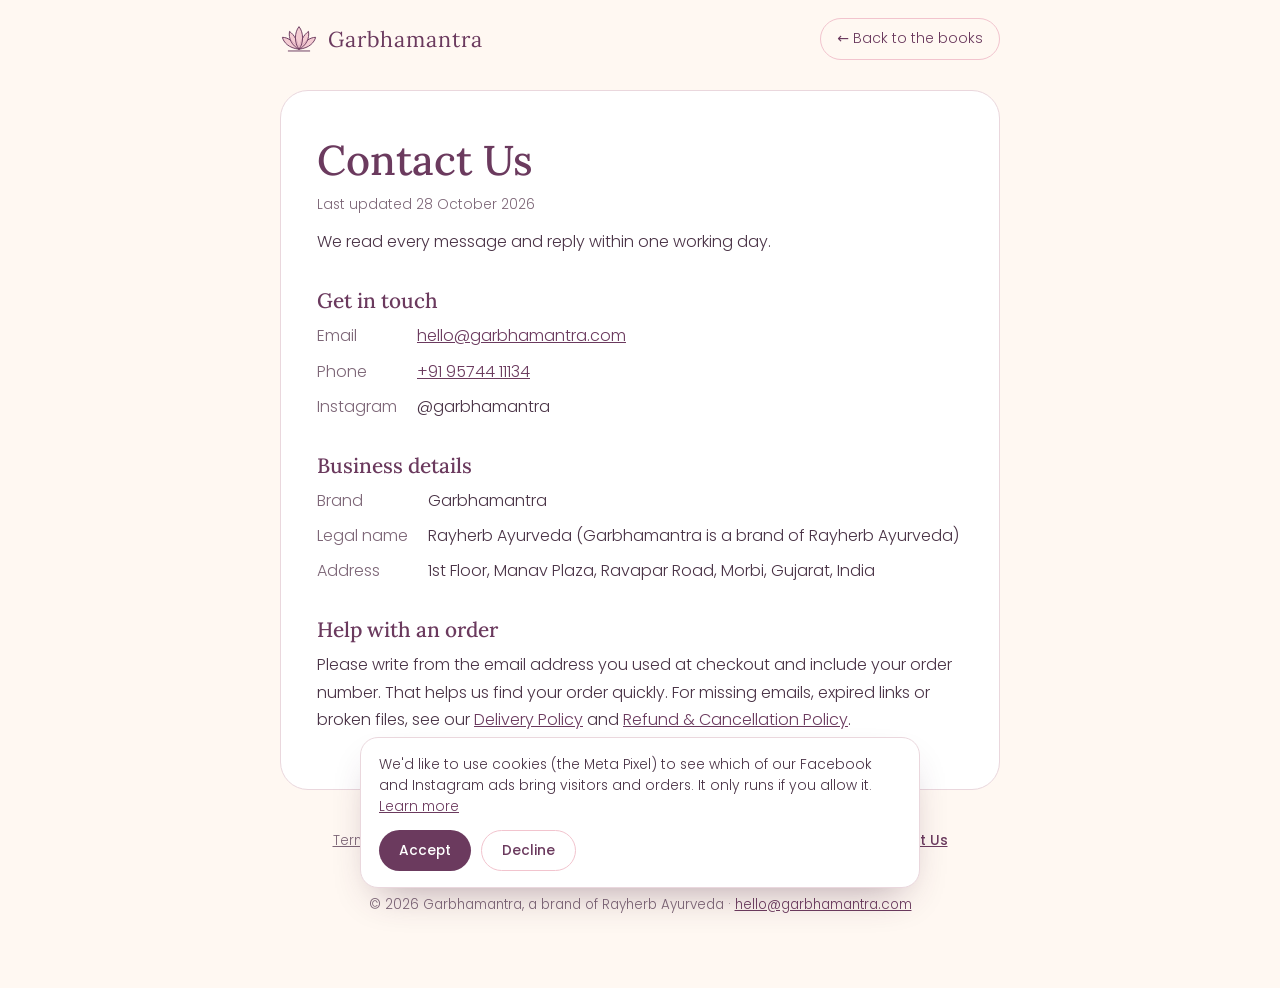
<file: contact/index.html>
<!doctype html>
<html lang="en">
<head>
<meta charset="utf-8">
<meta name="viewport" content="width=device-width, initial-scale=1">
<meta name="color-scheme" content="only light">
<meta name="theme-color" content="#6B3A5E">
<title>Contact Us · Garbhamantra</title>
<meta name="description" content="Contact Us for Garbhamantra, printable pregnancy activity books.">
<link rel="canonical" href="https://garbhamantra.com/contact/">
<link rel="preconnect" href="https://fonts.googleapis.com">
<link rel="preconnect" href="https://fonts.gstatic.com" crossorigin>
<link rel="stylesheet" href="https://fonts.googleapis.com/css2?family=Lora:wght@400;500&family=Poppins:wght@300;400;500&display=swap">
<link rel="stylesheet" href="/policy.css">
<script src="/consent.js" defer></script>
</head>
<body>
<svg width="0" height="0" style="position:absolute" aria-hidden="true"><symbol id="lotus" viewBox="0 0 64 48"><g fill="#F2C4CE" fill-opacity=".85" stroke="#6B3A5E" stroke-width="1.6" stroke-linejoin="round"><path d="M32 42 C14 40 6 30 4 22 C14 22 24 30 32 42Z"/><path d="M32 42 C50 40 58 30 60 22 C50 22 40 30 32 42Z"/><path d="M32 42 C20 36 14 24 16 12 C24 18 30 28 32 42Z"/><path d="M32 42 C44 36 50 24 48 12 C40 18 34 28 32 42Z"/><path d="M32 42 C24 32 24 14 32 4 C40 14 40 32 32 42Z"/></g><path d="M14 45 H50" stroke="#6B3A5E" stroke-width="1.6" stroke-linecap="round"/></symbol></svg>
<div class="wrap">
  <nav class="nav" aria-label="Main">
    <a class="brand" href="/"><svg width="38" height="29"><use href="#lotus"/></svg><span class="brand-name">Garbhamantra</span></a>
    <a class="back" href="/">← Back<span class="long"> to the books</span></a>
  </nav>
  <main>
    <h1>Contact Us</h1>
    <p class="updated">Last updated 28 October 2026</p>
<p>We read every message and reply within one working day.</p>

<h2>Get in touch</h2>
<dl>
<dt>Email</dt><dd><a href="mailto:hello@garbhamantra.com">hello@garbhamantra.com</a></dd>
<dt>Phone</dt><dd><a href="tel:+919574411134">+91 95744 11134</a></dd>
<dt>Instagram</dt><dd>@garbhamantra</dd>
</dl>

<h2>Business details</h2>
<dl>
<dt>Brand</dt><dd>Garbhamantra</dd>
<dt>Legal name</dt><dd>Rayherb Ayurveda (Garbhamantra is a brand of Rayherb Ayurveda)</dd>
<dt>Address</dt><dd>1st Floor, Manav Plaza, Ravapar Road, Morbi, Gujarat, India</dd>
</dl>

<h2>Help with an order</h2>
<p>Please write from the email address you used at checkout and include your order number. That helps us find your order quickly. For missing emails, expired links or broken files, see our <a href="/delivery/">Delivery Policy</a> and <a href="/refund/">Refund &amp; Cancellation Policy</a>.</p>
  </main>
</div>
<footer>
  <div class="wrap">
    <nav class="policy-links" aria-label="Policies">
      <a href="/terms/">Terms of Use</a>
      <a href="/privacy/">Privacy Policy</a>
      <a href="/refund/">Refund & Cancellation Policy</a>
      <a href="/delivery/">Delivery Policy</a>
      <a href="/contact/" aria-current="page">Contact Us</a>
      <a href="#" onclick="gmCookieSettings();return false">Cookie settings</a>
    </nav>
    <p>© 2026 Garbhamantra, a brand of Rayherb Ayurveda · <a href="mailto:hello@garbhamantra.com">hello@garbhamantra.com</a></p>
  </div>
</footer>
</body>
</html>
</file>
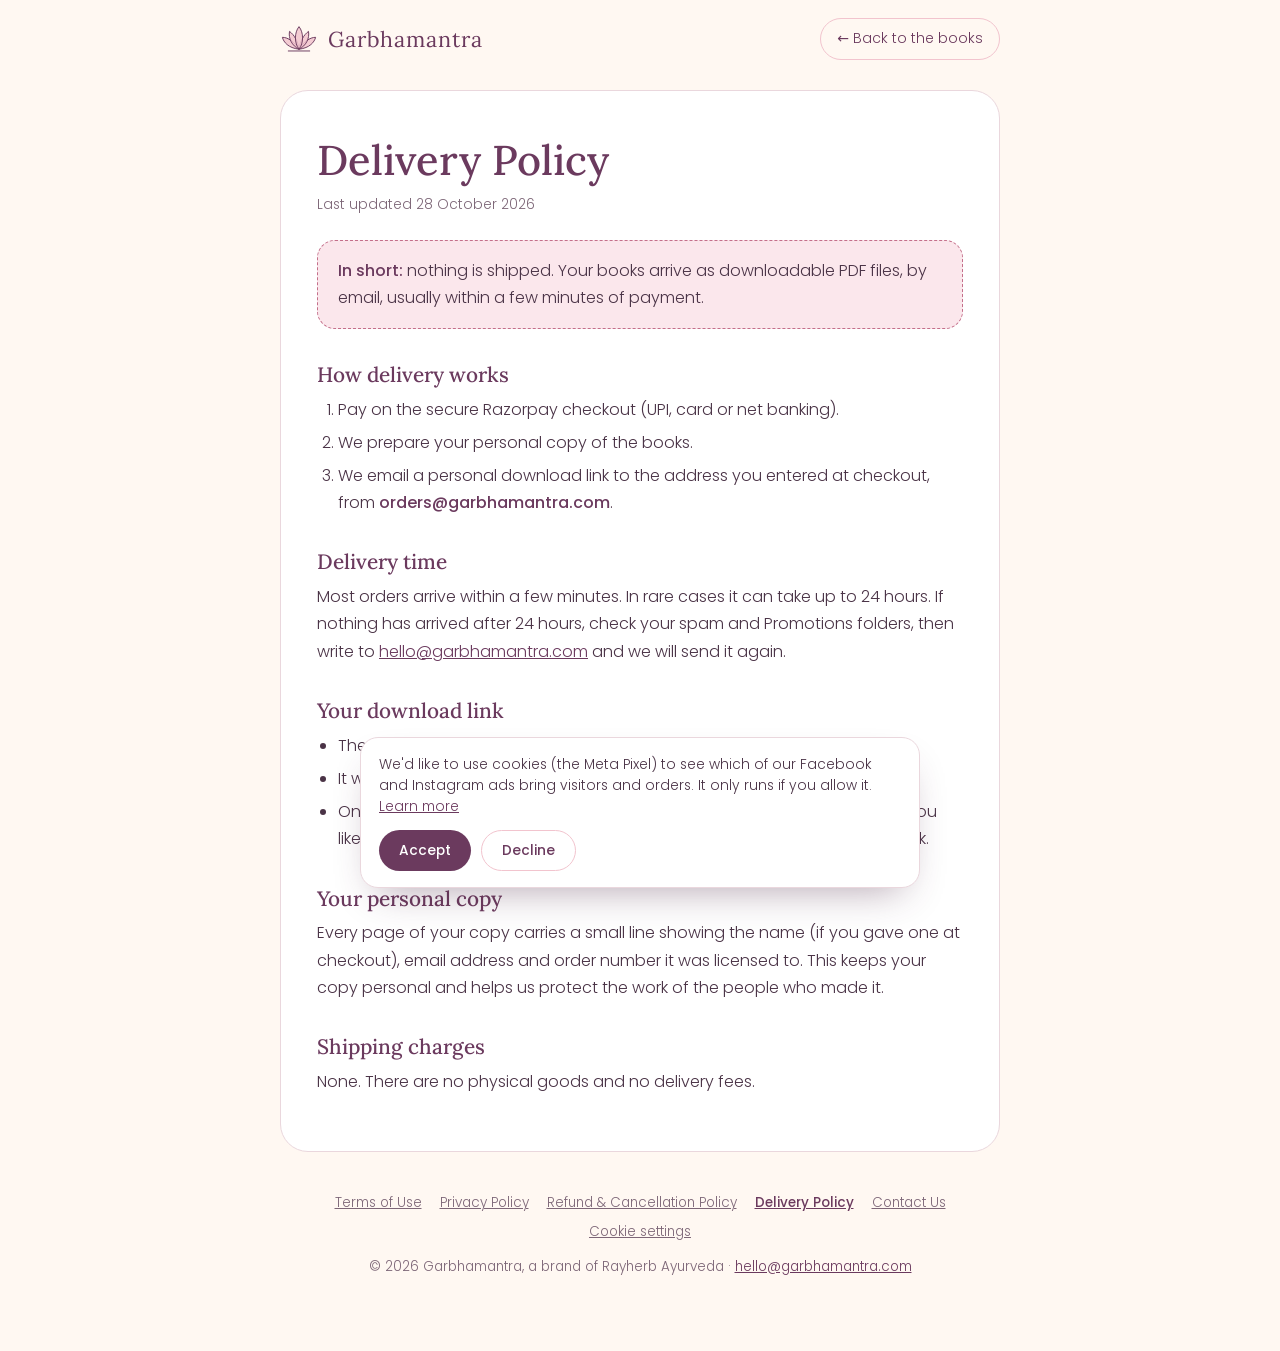
<file: delivery/index.html>
<!doctype html>
<html lang="en">
<head>
<meta charset="utf-8">
<meta name="viewport" content="width=device-width, initial-scale=1">
<meta name="color-scheme" content="only light">
<meta name="theme-color" content="#6B3A5E">
<title>Delivery Policy · Garbhamantra</title>
<meta name="description" content="Delivery Policy for Garbhamantra, printable pregnancy activity books.">
<link rel="canonical" href="https://garbhamantra.com/delivery/">
<link rel="preconnect" href="https://fonts.googleapis.com">
<link rel="preconnect" href="https://fonts.gstatic.com" crossorigin>
<link rel="stylesheet" href="https://fonts.googleapis.com/css2?family=Lora:wght@400;500&family=Poppins:wght@300;400;500&display=swap">
<link rel="stylesheet" href="/policy.css">
<script src="/consent.js" defer></script>
</head>
<body>
<svg width="0" height="0" style="position:absolute" aria-hidden="true"><symbol id="lotus" viewBox="0 0 64 48"><g fill="#F2C4CE" fill-opacity=".85" stroke="#6B3A5E" stroke-width="1.6" stroke-linejoin="round"><path d="M32 42 C14 40 6 30 4 22 C14 22 24 30 32 42Z"/><path d="M32 42 C50 40 58 30 60 22 C50 22 40 30 32 42Z"/><path d="M32 42 C20 36 14 24 16 12 C24 18 30 28 32 42Z"/><path d="M32 42 C44 36 50 24 48 12 C40 18 34 28 32 42Z"/><path d="M32 42 C24 32 24 14 32 4 C40 14 40 32 32 42Z"/></g><path d="M14 45 H50" stroke="#6B3A5E" stroke-width="1.6" stroke-linecap="round"/></symbol></svg>
<div class="wrap">
  <nav class="nav" aria-label="Main">
    <a class="brand" href="/"><svg width="38" height="29"><use href="#lotus"/></svg><span class="brand-name">Garbhamantra</span></a>
    <a class="back" href="/">← Back<span class="long"> to the books</span></a>
  </nav>
  <main>
    <h1>Delivery Policy</h1>
    <p class="updated">Last updated 28 October 2026</p>
<div class="summary">
<p><strong>In short:</strong> nothing is shipped. Your books arrive as downloadable PDF files, by email, usually within a few minutes of payment.</p>
</div>

<h2>How delivery works</h2>
<ol>
<li>Pay on the secure Razorpay checkout (UPI, card or net banking).</li>
<li>We prepare your personal copy of the books.</li>
<li>We email a personal download link to the address you entered at checkout, from <strong>orders@garbhamantra.com</strong>.</li>
</ol>

<h2>Delivery time</h2>
<p>Most orders arrive within a few minutes. In rare cases it can take up to 24 hours. If nothing has arrived after 24 hours, check your spam and Promotions folders, then write to <a href="mailto:hello@garbhamantra.com">hello@garbhamantra.com</a> and we will send it again.</p>

<h2>Your download link</h2>
<ul>
<li>The link is personal to your order. Please don't share it.</li>
<li>It works for <strong>30 days</strong>, with up to <strong>5 downloads of each book</strong>.</li>
<li>Once you've saved the files, they're yours to keep and use for as long as you like. If your link expires or you lose the files, email us and we'll send a fresh link.</li>
</ul>

<h2>Your personal copy</h2>
<p>Every page of your copy carries a small line showing the name (if you gave one at checkout), email address and order number it was licensed to. This keeps your copy personal and helps us protect the work of the people who made it.</p>

<h2>Shipping charges</h2>
<p>None. There are no physical goods and no delivery fees.</p>
  </main>
</div>
<footer>
  <div class="wrap">
    <nav class="policy-links" aria-label="Policies">
      <a href="/terms/">Terms of Use</a>
      <a href="/privacy/">Privacy Policy</a>
      <a href="/refund/">Refund & Cancellation Policy</a>
      <a href="/delivery/" aria-current="page">Delivery Policy</a>
      <a href="/contact/">Contact Us</a>
      <a href="#" onclick="gmCookieSettings();return false">Cookie settings</a>
    </nav>
    <p>© 2026 Garbhamantra, a brand of Rayherb Ayurveda · <a href="mailto:hello@garbhamantra.com">hello@garbhamantra.com</a></p>
  </div>
</footer>
</body>
</html>
</file>
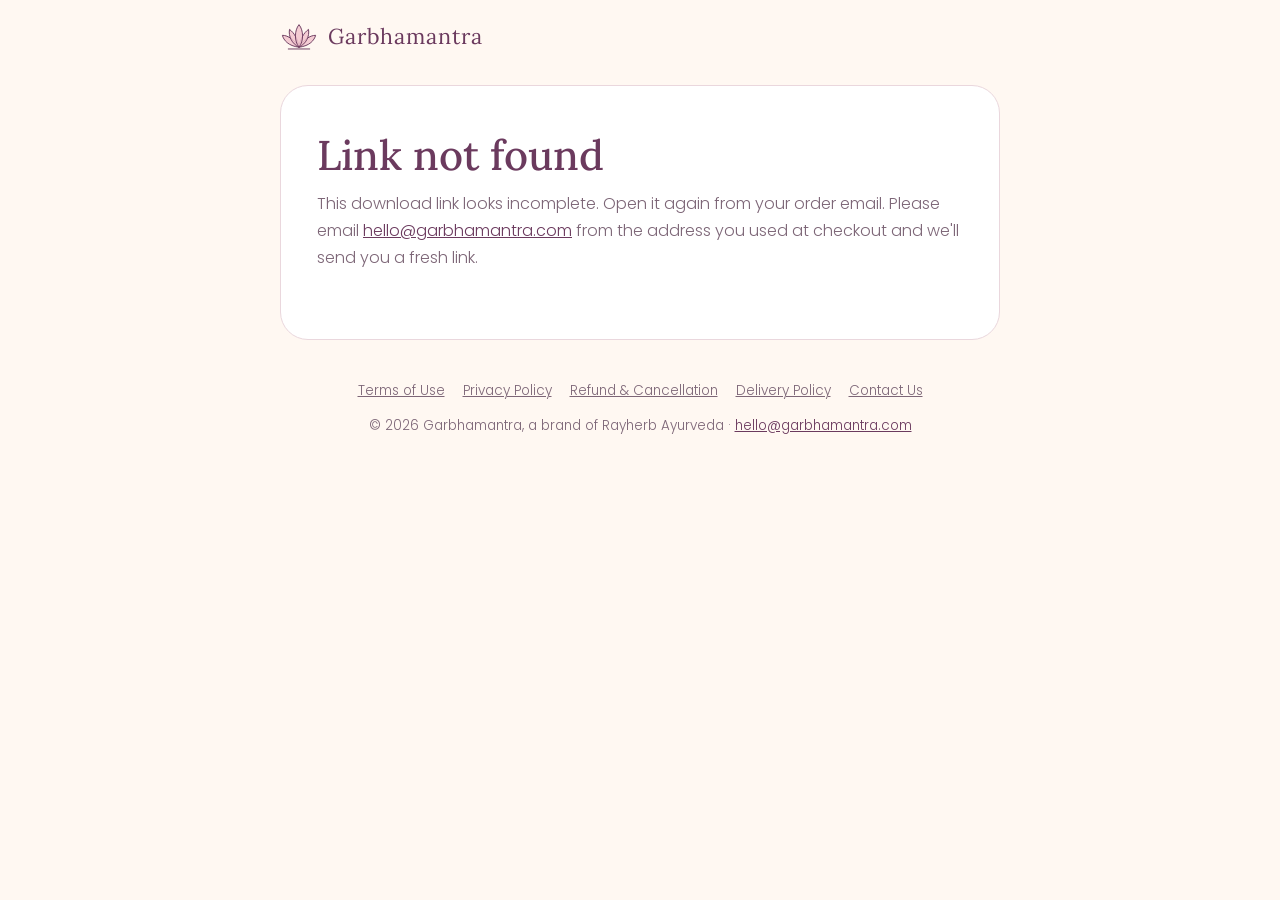
<file: download/index.html>
<!doctype html>
<html lang="en">
<head>
<meta charset="utf-8">
<meta name="viewport" content="width=device-width, initial-scale=1">
<meta name="color-scheme" content="only light">
<meta name="theme-color" content="#6B3A5E">
<meta name="robots" content="noindex, nofollow">
<!-- The personal token is in the URL: never send it to other sites as a referrer -->
<meta name="referrer" content="no-referrer">
<title>Your downloads · Garbhamantra</title>
<link rel="preconnect" href="https://fonts.googleapis.com">
<link rel="preconnect" href="https://fonts.gstatic.com" crossorigin>
<link rel="stylesheet" href="https://fonts.googleapis.com/css2?family=Lora:wght@400;500&family=Poppins:wght@300;400;500&display=swap">
<link rel="stylesheet" href="/policy.css">
<style>
.lead{color:var(--muted);margin-top:10px}
.books{list-style:none;padding:0;margin:24px 0 0;display:grid;gap:12px}
.books li{display:flex;align-items:center;justify-content:space-between;gap:14px;border:1px solid var(--line);border-radius:16px;padding:14px 16px;margin:0}
.books .t{font-family:var(--display);color:var(--plum);font-size:1.05rem;line-height:1.3}
.books .m{font-size:.8rem;color:var(--muted)}
.dl{flex:none;font:inherit;font-size:.9rem;font-weight:500;border:0;border-radius:999px;padding:10px 18px;background:var(--plum);color:#fff;cursor:pointer;min-width:112px}
.dl:hover{background:var(--plum-deep)}
.dl:disabled{background:var(--line);color:var(--muted);cursor:default}
.dl:focus-visible{outline:3px solid var(--gold);outline-offset:3px}
.note{font-size:.86rem;color:var(--muted);margin-top:20px}
.msg{margin-top:24px}
.err{color:var(--rose)}
@media (max-width:420px){.books li{flex-direction:column;align-items:stretch}.dl{width:100%}}
</style>
</head>
<body>
<svg width="0" height="0" style="position:absolute" aria-hidden="true"><symbol id="lotus" viewBox="0 0 64 48"><g fill="#F2C4CE" fill-opacity=".85" stroke="#6B3A5E" stroke-width="1.6" stroke-linejoin="round"><path d="M32 42 C14 40 6 30 4 22 C14 22 24 30 32 42Z"/><path d="M32 42 C50 40 58 30 60 22 C50 22 40 30 32 42Z"/><path d="M32 42 C20 36 14 24 16 12 C24 18 30 28 32 42Z"/><path d="M32 42 C44 36 50 24 48 12 C40 18 34 28 32 42Z"/><path d="M32 42 C24 32 24 14 32 4 C40 14 40 32 32 42Z"/></g><path d="M14 45 H50" stroke="#6B3A5E" stroke-width="1.6" stroke-linecap="round"/></symbol></svg>
<div class="wrap">
  <nav class="nav" aria-label="Main">
    <a class="brand" href="/"><svg width="38" height="29"><use href="#lotus"/></svg><span class="brand-name">Garbhamantra</span></a>
  </nav>
  <main>
    <h1 id="h">Your books</h1>
    <p class="lead" id="lead">Loading your downloads…</p>
    <ul class="books" id="books" hidden></ul>
    <div class="note" id="note" hidden>
      <p>Each book can be downloaded up to <b>5 times</b>. Save the files somewhere safe; once saved, they're yours to keep.</p>
      <p>On iPhone, the book opens in a new view: tap the share icon, then <b>Save to Files</b>.</p>
      <p>Problem with a file? Email <a href="mailto:hello@garbhamantra.com">hello@garbhamantra.com</a> with your order number.</p>
    </div>
    <div class="msg" id="msg" hidden></div>
  </main>
</div>
<footer>
  <div class="wrap">
    <nav class="policy-links" aria-label="Policies">
      <a href="/terms/">Terms of Use</a>
      <a href="/privacy/">Privacy Policy</a>
      <a href="/refund/">Refund &amp; Cancellation</a>
      <a href="/delivery/">Delivery Policy</a>
      <a href="/contact/">Contact Us</a>
    </nav>
    <p>© 2026 Garbhamantra, a brand of Rayherb Ayurveda · <a href="mailto:hello@garbhamantra.com">hello@garbhamantra.com</a></p>
  </div>
</footer>
<script>
const API = "https://yndfojrgszjgljcllxvn.supabase.co/functions/v1/get-download";
const token = new URLSearchParams(location.search).get("t") || "";
const $ = id => document.getElementById(id);
const help = n => `Please email <a href="mailto:hello@garbhamantra.com?subject=Download%20help${n ? "%20GM-" + n : ""}">hello@garbhamantra.com</a>${n ? " with your order number <b>GM-" + n + "</b>" : " from the address you used at checkout"} and we'll send you a fresh link.`;

function fail(title, html) {
  $("h").textContent = title;
  $("lead").innerHTML = html;
  $("books").hidden = true;
  $("note").hidden = true;
}

const left = n => n === 1 ? "1 download left" : `${n} downloads left`;

async function load() {
  if (token.length < 20) return fail("Link not found", "This download link looks incomplete. Open it again from your order email. " + help());
  let r, d;
  try { r = await fetch(`${API}?t=${encodeURIComponent(token)}`); d = await r.json(); }
  catch { return fail("Can't connect", "Please check your internet connection and reload this page."); }
  if (r.status === 410) return fail("This link has expired", "Download links work for 30 days. " + help(d.number));
  if (!r.ok) return fail("Link not found", "We couldn't find this download link. Open it again from your order email. " + help());

  const until = new Date(d.expires).toLocaleDateString("en-IN", { day: "numeric", month: "long", year: "numeric" });
  $("h").textContent = d.name ? `Your books, ${d.name.split(" ")[0]}` : "Your books";
  $("lead").innerHTML = `Order <b>GM-${d.number}</b> · this personal link works until <b>${until}</b>.`;
  const ul = $("books");
  ul.innerHTML = "";
  for (const f of d.files) {
    const li = document.createElement("li");
    li.innerHTML = `<div><div class="t"></div><div class="m"></div></div><button class="dl" type="button">Download</button>`;
    li.querySelector(".t").textContent = f.title;
    const meta = li.querySelector(".m"), btn = li.querySelector(".dl");
    const show = n => { meta.textContent = (f.pages ? f.pages + " pages · " : "") + left(n); btn.disabled = n <= 0; if (n <= 0) btn.textContent = "Limit reached"; };
    show(f.remaining);
    btn.addEventListener("click", () => get(f, btn, show));
    ul.appendChild(li);
  }
  ul.hidden = false;
  $("note").hidden = false;
}

async function get(f, btn, show) {
  btn.disabled = true;
  btn.textContent = "Preparing…";
  try {
    const r = await fetch(`${API}?t=${encodeURIComponent(token)}&f=${encodeURIComponent(f.file)}`);
    const d = await r.json();
    if (r.status === 429) { show(0); return; }
    if (!r.ok || !d.url) throw new Error(d.error || r.status);
    show(d.remaining);
    btn.textContent = "Download again";
    btn.disabled = d.remaining <= 0;
    location.href = d.url;   // signed URL, valid 10 minutes, served as an attachment
  } catch {
    btn.disabled = false;
    btn.textContent = "Try again";
    $("msg").hidden = false;
    $("msg").innerHTML = `<p class="err">That download didn't start. Please try again. If it keeps failing, ${help().charAt(0).toLowerCase() + help().slice(1)}</p>`;
  }
}

load();
</script>
</body>
</html>
</file>
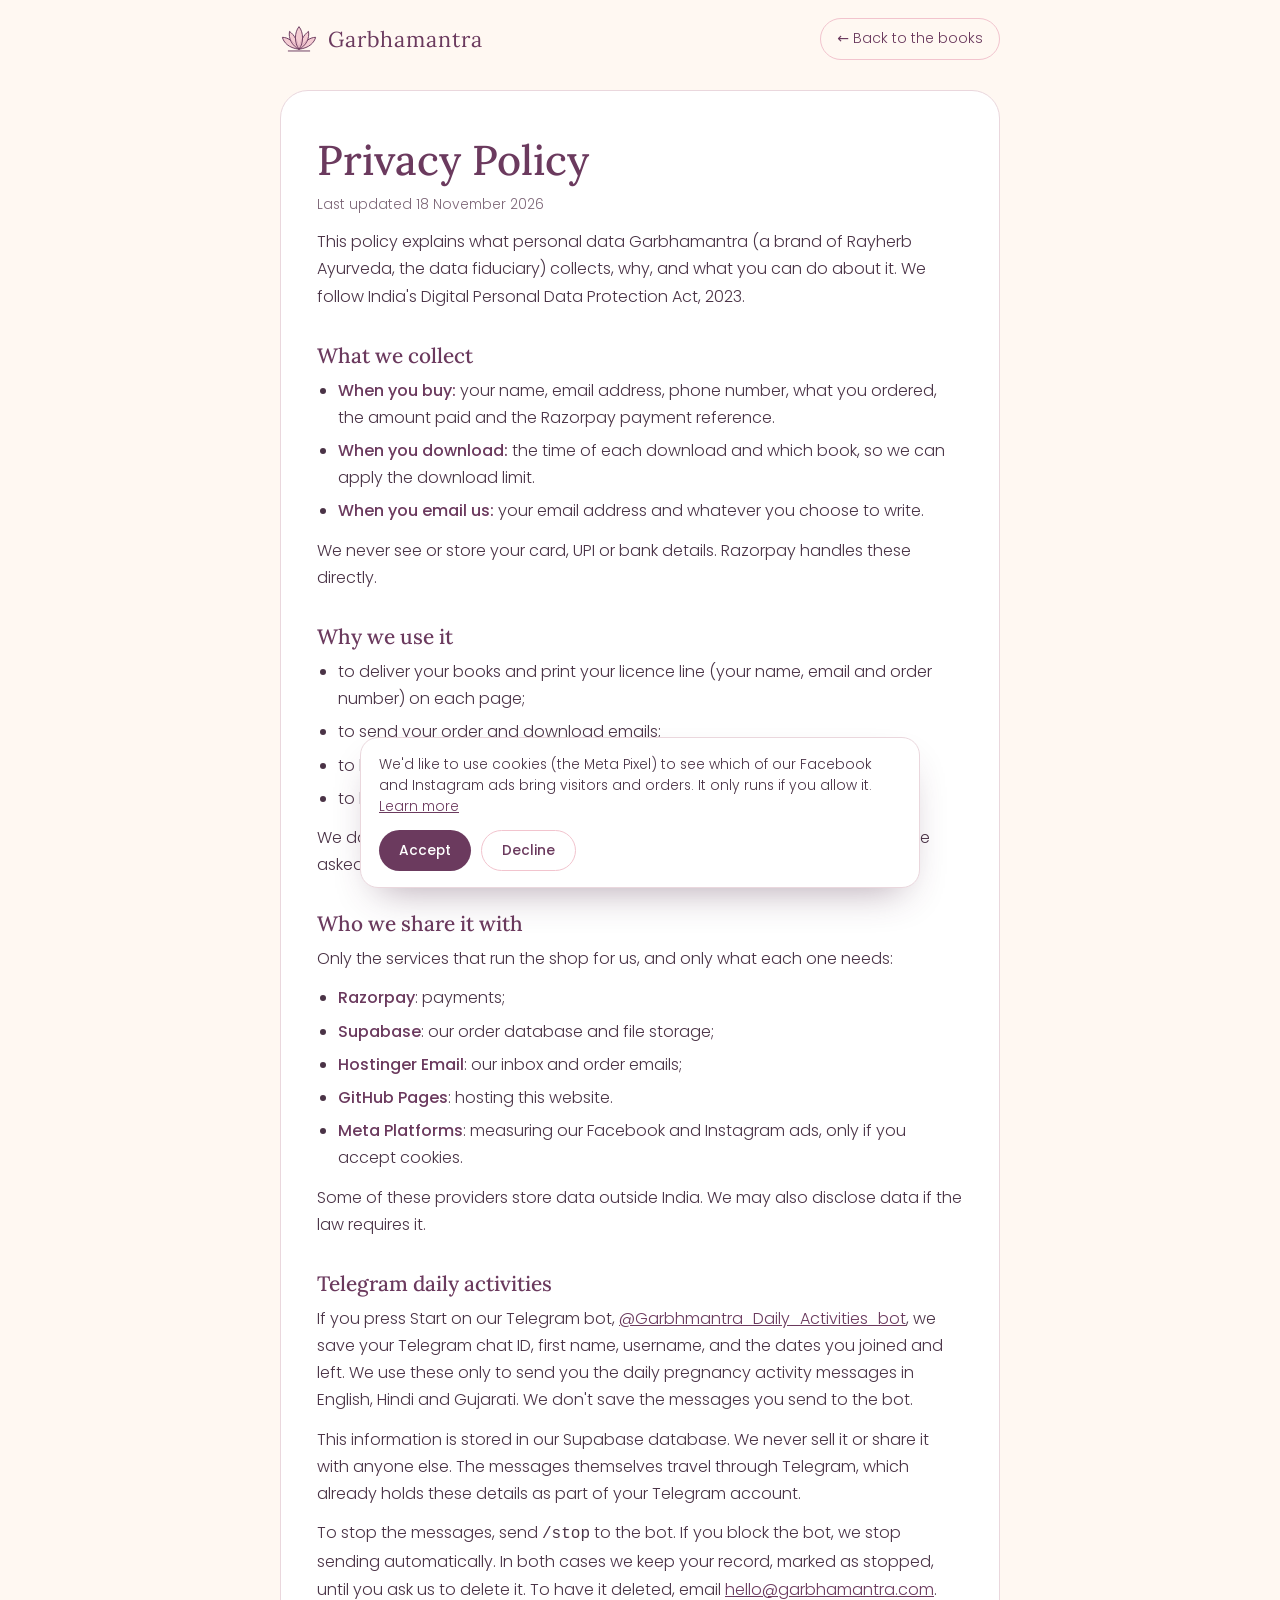
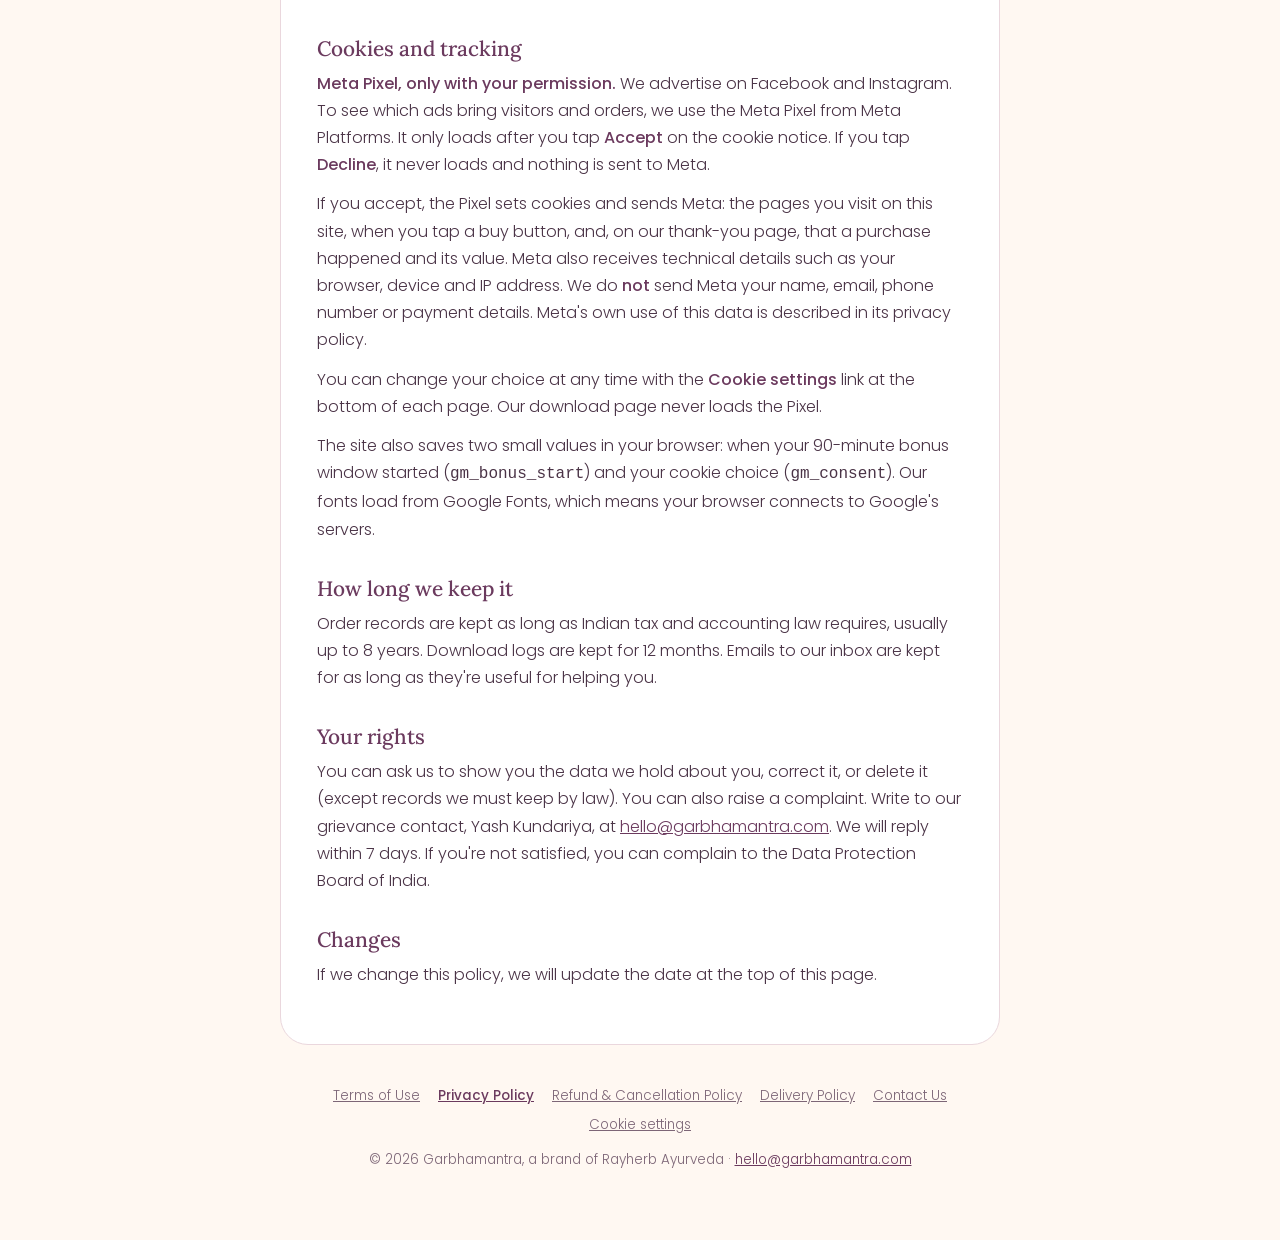
<file: privacy/index.html>
<!doctype html>
<html lang="en">
<head>
<meta charset="utf-8">
<meta name="viewport" content="width=device-width, initial-scale=1">
<meta name="color-scheme" content="only light">
<meta name="theme-color" content="#6B3A5E">
<title>Privacy Policy · Garbhamantra</title>
<meta name="description" content="Privacy Policy for Garbhamantra, printable pregnancy activity books.">
<link rel="canonical" href="https://garbhamantra.com/privacy/">
<link rel="preconnect" href="https://fonts.googleapis.com">
<link rel="preconnect" href="https://fonts.gstatic.com" crossorigin>
<link rel="stylesheet" href="https://fonts.googleapis.com/css2?family=Lora:wght@400;500&family=Poppins:wght@300;400;500&display=swap">
<link rel="stylesheet" href="/policy.css">
<script src="/consent.js" defer></script>
</head>
<body>
<svg width="0" height="0" style="position:absolute" aria-hidden="true"><symbol id="lotus" viewBox="0 0 64 48"><g fill="#F2C4CE" fill-opacity=".85" stroke="#6B3A5E" stroke-width="1.6" stroke-linejoin="round"><path d="M32 42 C14 40 6 30 4 22 C14 22 24 30 32 42Z"/><path d="M32 42 C50 40 58 30 60 22 C50 22 40 30 32 42Z"/><path d="M32 42 C20 36 14 24 16 12 C24 18 30 28 32 42Z"/><path d="M32 42 C44 36 50 24 48 12 C40 18 34 28 32 42Z"/><path d="M32 42 C24 32 24 14 32 4 C40 14 40 32 32 42Z"/></g><path d="M14 45 H50" stroke="#6B3A5E" stroke-width="1.6" stroke-linecap="round"/></symbol></svg>
<div class="wrap">
  <nav class="nav" aria-label="Main">
    <a class="brand" href="/"><svg width="38" height="29"><use href="#lotus"/></svg><span class="brand-name">Garbhamantra</span></a>
    <a class="back" href="/">← Back<span class="long"> to the books</span></a>
  </nav>
  <main>
    <h1>Privacy Policy</h1>
    <p class="updated">Last updated 18 November 2026</p>
<p>This policy explains what personal data Garbhamantra (a brand of Rayherb Ayurveda, the data fiduciary) collects, why, and what you can do about it. We follow India's Digital Personal Data Protection Act, 2023.</p>

<h2>What we collect</h2>
<ul>
<li><strong>When you buy:</strong> your name, email address, phone number, what you ordered, the amount paid and the Razorpay payment reference.</li>
<li><strong>When you download:</strong> the time of each download and which book, so we can apply the download limit.</li>
<li><strong>When you email us:</strong> your email address and whatever you choose to write.</li>
</ul>
<p>We never see or store your card, UPI or bank details. Razorpay handles these directly.</p>

<h2>Why we use it</h2>
<ul>
<li>to deliver your books and print your licence line (your name, email and order number) on each page;</li>
<li>to send your order and download emails;</li>
<li>to help you if something goes wrong with an order;</li>
<li>to keep the accounting records the law requires.</li>
</ul>
<p>We don't sell your data, and we don't send you marketing emails unless you've asked for them.</p>

<h2>Who we share it with</h2>
<p>Only the services that run the shop for us, and only what each one needs:</p>
<ul>
<li><strong>Razorpay</strong>: payments;</li>
<li><strong>Supabase</strong>: our order database and file storage;</li>
<li><strong>Hostinger Email</strong>: our inbox and order emails;</li>
<li><strong>GitHub Pages</strong>: hosting this website.</li>
<li><strong>Meta Platforms</strong>: measuring our Facebook and Instagram ads, only if you accept cookies.</li>
</ul>
<p>Some of these providers store data outside India. We may also disclose data if the law requires it.</p>

<h2>Telegram daily activities</h2>
<p>If you press Start on our Telegram bot, <a href="https://t.me/Garbhmantra_Daily_Activities_bot">@Garbhmantra_Daily_Activities_bot</a>, we save your Telegram chat ID, first name, username, and the dates you joined and left. We use these only to send you the daily pregnancy activity messages in English, Hindi and Gujarati. We don't save the messages you send to the bot.</p>
<p>This information is stored in our Supabase database. We never sell it or share it with anyone else. The messages themselves travel through Telegram, which already holds these details as part of your Telegram account.</p>
<p>To stop the messages, send <code>/stop</code> to the bot. If you block the bot, we stop sending automatically. In both cases we keep your record, marked as stopped, until you ask us to delete it. To have it deleted, email <a href="mailto:hello@garbhamantra.com">hello@garbhamantra.com</a>.</p>

<h2 id="cookies">Cookies and tracking</h2>
<p><strong>Meta Pixel, only with your permission.</strong> We advertise on Facebook and Instagram. To see which ads bring visitors and orders, we use the Meta Pixel from Meta Platforms. It only loads after you tap <strong>Accept</strong> on the cookie notice. If you tap <strong>Decline</strong>, it never loads and nothing is sent to Meta.</p>
<p>If you accept, the Pixel sets cookies and sends Meta: the pages you visit on this site, when you tap a buy button, and, on our thank-you page, that a purchase happened and its value. Meta also receives technical details such as your browser, device and IP address. We do <strong>not</strong> send Meta your name, email, phone number or payment details. Meta's own use of this data is described in its privacy policy.</p>
<p>You can change your choice at any time with the <strong>Cookie settings</strong> link at the bottom of each page. Our download page never loads the Pixel.</p>
<p>The site also saves two small values in your browser: when your 90-minute bonus window started (<code>gm_bonus_start</code>) and your cookie choice (<code>gm_consent</code>). Our fonts load from Google Fonts, which means your browser connects to Google's servers.</p>

<h2>How long we keep it</h2>
<p>Order records are kept as long as Indian tax and accounting law requires, usually up to 8 years. Download logs are kept for 12 months. Emails to our inbox are kept for as long as they're useful for helping you.</p>

<h2>Your rights</h2>
<p>You can ask us to show you the data we hold about you, correct it, or delete it (except records we must keep by law). You can also raise a complaint. Write to our grievance contact, Yash Kundariya, at <a href="mailto:hello@garbhamantra.com">hello@garbhamantra.com</a>. We will reply within 7 days. If you're not satisfied, you can complain to the Data Protection Board of India.</p>

<h2>Changes</h2>
<p>If we change this policy, we will update the date at the top of this page.</p>
  </main>
</div>
<footer>
  <div class="wrap">
    <nav class="policy-links" aria-label="Policies">
      <a href="/terms/">Terms of Use</a>
      <a href="/privacy/" aria-current="page">Privacy Policy</a>
      <a href="/refund/">Refund & Cancellation Policy</a>
      <a href="/delivery/">Delivery Policy</a>
      <a href="/contact/">Contact Us</a>
      <a href="#" onclick="gmCookieSettings();return false">Cookie settings</a>
    </nav>
    <p>© 2026 Garbhamantra, a brand of Rayherb Ayurveda · <a href="mailto:hello@garbhamantra.com">hello@garbhamantra.com</a></p>
  </div>
</footer>
</body>
</html>
</file>
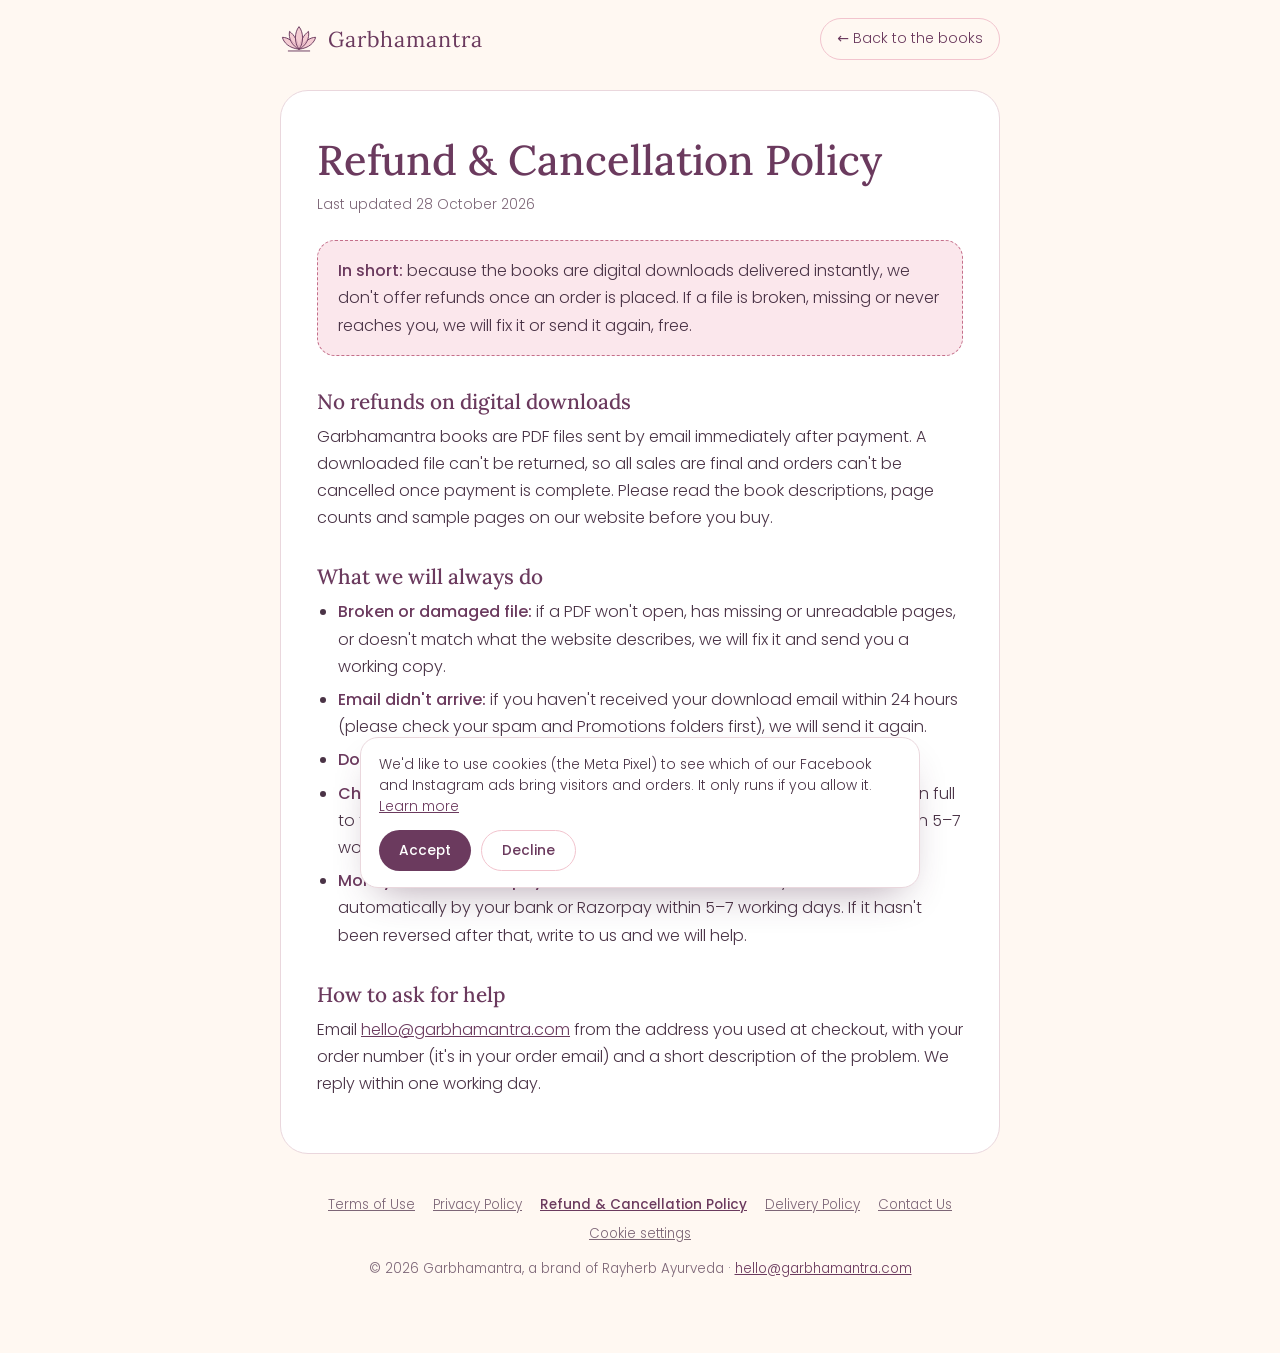
<file: refund/index.html>
<!doctype html>
<html lang="en">
<head>
<meta charset="utf-8">
<meta name="viewport" content="width=device-width, initial-scale=1">
<meta name="color-scheme" content="only light">
<meta name="theme-color" content="#6B3A5E">
<title>Refund &amp; Cancellation Policy · Garbhamantra</title>
<meta name="description" content="Refund &amp; Cancellation Policy for Garbhamantra, printable pregnancy activity books.">
<link rel="canonical" href="https://garbhamantra.com/refund/">
<link rel="preconnect" href="https://fonts.googleapis.com">
<link rel="preconnect" href="https://fonts.gstatic.com" crossorigin>
<link rel="stylesheet" href="https://fonts.googleapis.com/css2?family=Lora:wght@400;500&family=Poppins:wght@300;400;500&display=swap">
<link rel="stylesheet" href="/policy.css">
<script src="/consent.js" defer></script>
</head>
<body>
<svg width="0" height="0" style="position:absolute" aria-hidden="true"><symbol id="lotus" viewBox="0 0 64 48"><g fill="#F2C4CE" fill-opacity=".85" stroke="#6B3A5E" stroke-width="1.6" stroke-linejoin="round"><path d="M32 42 C14 40 6 30 4 22 C14 22 24 30 32 42Z"/><path d="M32 42 C50 40 58 30 60 22 C50 22 40 30 32 42Z"/><path d="M32 42 C20 36 14 24 16 12 C24 18 30 28 32 42Z"/><path d="M32 42 C44 36 50 24 48 12 C40 18 34 28 32 42Z"/><path d="M32 42 C24 32 24 14 32 4 C40 14 40 32 32 42Z"/></g><path d="M14 45 H50" stroke="#6B3A5E" stroke-width="1.6" stroke-linecap="round"/></symbol></svg>
<div class="wrap">
  <nav class="nav" aria-label="Main">
    <a class="brand" href="/"><svg width="38" height="29"><use href="#lotus"/></svg><span class="brand-name">Garbhamantra</span></a>
    <a class="back" href="/">← Back<span class="long"> to the books</span></a>
  </nav>
  <main>
    <h1>Refund &amp; Cancellation Policy</h1>
    <p class="updated">Last updated 28 October 2026</p>
<div class="summary">
<p><strong>In short:</strong> because the books are digital downloads delivered instantly, we don't offer refunds once an order is placed. If a file is broken, missing or never reaches you, we will fix it or send it again, free.</p>
</div>

<h2>No refunds on digital downloads</h2>
<p>Garbhamantra books are PDF files sent by email immediately after payment. A downloaded file can't be returned, so all sales are final and orders can't be cancelled once payment is complete. Please read the book descriptions, page counts and sample pages on our website before you buy.</p>

<h2>What we will always do</h2>
<ul>
<li><strong>Broken or damaged file:</strong> if a PDF won't open, has missing or unreadable pages, or doesn't match what the website describes, we will fix it and send you a working copy.</li>
<li><strong>Email didn't arrive:</strong> if you haven't received your download email within 24 hours (please check your spam and Promotions folders first), we will send it again.</li>
<li><strong>Download link expired:</strong> we will send you a fresh link.</li>
<li><strong>Charged twice for the same order:</strong> we will refund the duplicate payment in full to the original payment method. Refunds usually reach your account within 5–7 working days.</li>
<li><strong>Money deducted but payment failed:</strong> these are normally reversed automatically by your bank or Razorpay within 5–7 working days. If it hasn't been reversed after that, write to us and we will help.</li>
</ul>

<h2>How to ask for help</h2>
<p>Email <a href="mailto:hello@garbhamantra.com">hello@garbhamantra.com</a> from the address you used at checkout, with your order number (it's in your order email) and a short description of the problem. We reply within one working day.</p>
  </main>
</div>
<footer>
  <div class="wrap">
    <nav class="policy-links" aria-label="Policies">
      <a href="/terms/">Terms of Use</a>
      <a href="/privacy/">Privacy Policy</a>
      <a href="/refund/" aria-current="page">Refund & Cancellation Policy</a>
      <a href="/delivery/">Delivery Policy</a>
      <a href="/contact/">Contact Us</a>
      <a href="#" onclick="gmCookieSettings();return false">Cookie settings</a>
    </nav>
    <p>© 2026 Garbhamantra, a brand of Rayherb Ayurveda · <a href="mailto:hello@garbhamantra.com">hello@garbhamantra.com</a></p>
  </div>
</footer>
</body>
</html>
</file>
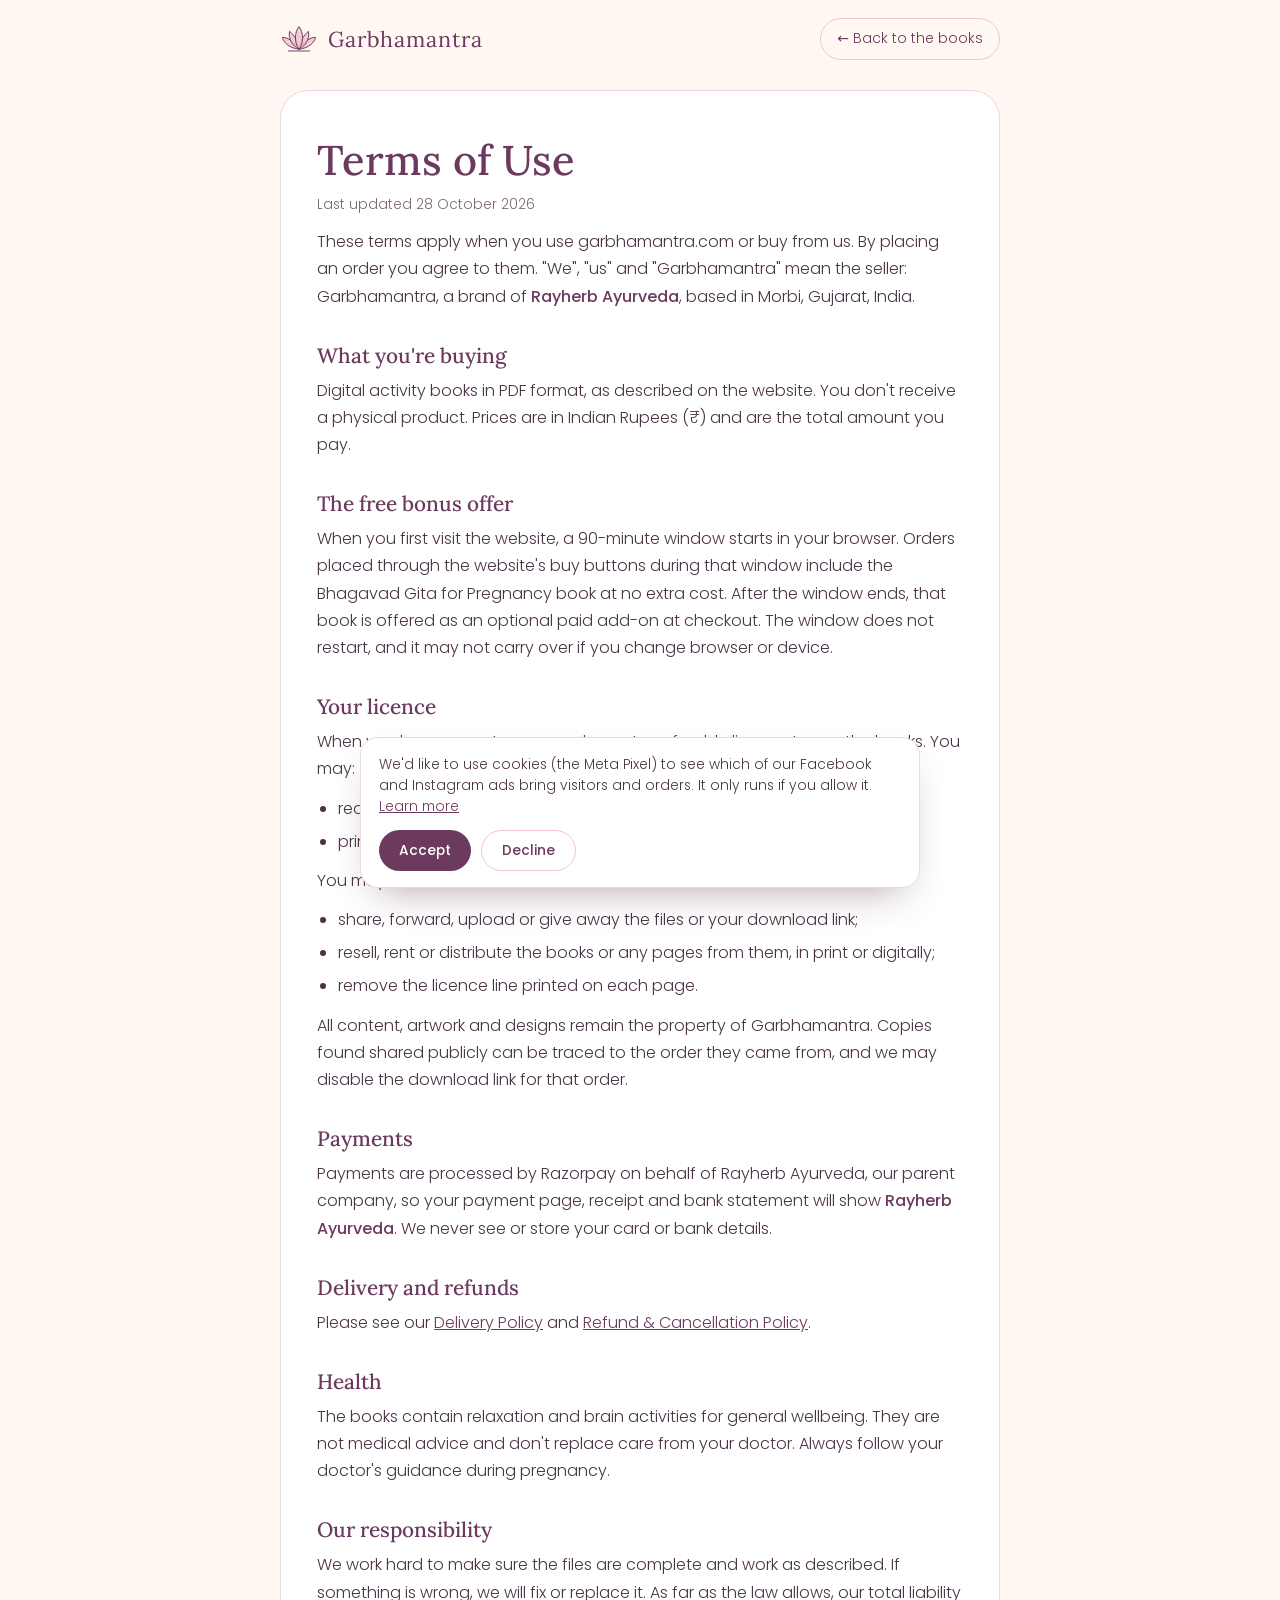
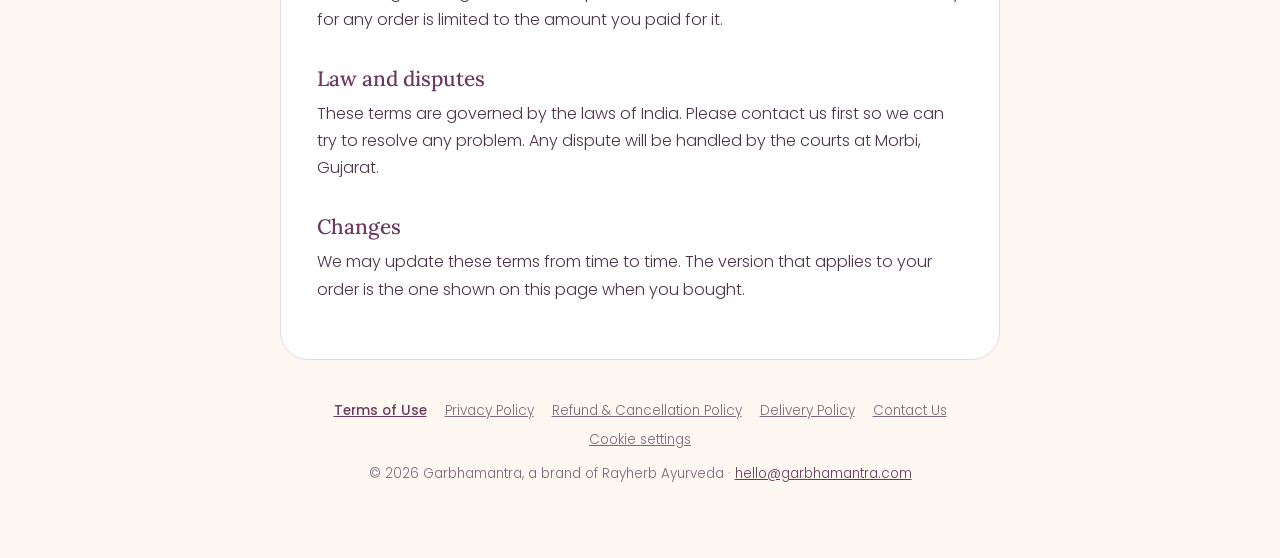
<file: terms/index.html>
<!doctype html>
<html lang="en">
<head>
<meta charset="utf-8">
<meta name="viewport" content="width=device-width, initial-scale=1">
<meta name="color-scheme" content="only light">
<meta name="theme-color" content="#6B3A5E">
<title>Terms of Use · Garbhamantra</title>
<meta name="description" content="Terms of Use for Garbhamantra, printable pregnancy activity books.">
<link rel="canonical" href="https://garbhamantra.com/terms/">
<link rel="preconnect" href="https://fonts.googleapis.com">
<link rel="preconnect" href="https://fonts.gstatic.com" crossorigin>
<link rel="stylesheet" href="https://fonts.googleapis.com/css2?family=Lora:wght@400;500&family=Poppins:wght@300;400;500&display=swap">
<link rel="stylesheet" href="/policy.css">
<script src="/consent.js" defer></script>
</head>
<body>
<svg width="0" height="0" style="position:absolute" aria-hidden="true"><symbol id="lotus" viewBox="0 0 64 48"><g fill="#F2C4CE" fill-opacity=".85" stroke="#6B3A5E" stroke-width="1.6" stroke-linejoin="round"><path d="M32 42 C14 40 6 30 4 22 C14 22 24 30 32 42Z"/><path d="M32 42 C50 40 58 30 60 22 C50 22 40 30 32 42Z"/><path d="M32 42 C20 36 14 24 16 12 C24 18 30 28 32 42Z"/><path d="M32 42 C44 36 50 24 48 12 C40 18 34 28 32 42Z"/><path d="M32 42 C24 32 24 14 32 4 C40 14 40 32 32 42Z"/></g><path d="M14 45 H50" stroke="#6B3A5E" stroke-width="1.6" stroke-linecap="round"/></symbol></svg>
<div class="wrap">
  <nav class="nav" aria-label="Main">
    <a class="brand" href="/"><svg width="38" height="29"><use href="#lotus"/></svg><span class="brand-name">Garbhamantra</span></a>
    <a class="back" href="/">← Back<span class="long"> to the books</span></a>
  </nav>
  <main>
    <h1>Terms of Use</h1>
    <p class="updated">Last updated 28 October 2026</p>
<p>These terms apply when you use garbhamantra.com or buy from us. By placing an order you agree to them. "We", "us" and "Garbhamantra" mean the seller: Garbhamantra, a brand of <strong>Rayherb Ayurveda</strong>, based in Morbi, Gujarat, India.</p>

<h2>What you're buying</h2>
<p>Digital activity books in PDF format, as described on the website. You don't receive a physical product. Prices are in Indian Rupees (₹) and are the total amount you pay.</p>

<h2>The free bonus offer</h2>
<p>When you first visit the website, a 90-minute window starts in your browser. Orders placed through the website's buy buttons during that window include the Bhagavad Gita for Pregnancy book at no extra cost. After the window ends, that book is offered as an optional paid add-on at checkout. The window does not restart, and it may not carry over if you change browser or device.</p>

<h2>Your licence</h2>
<p>When you buy, you get a personal, non-transferable licence to use the books. You may:</p>
<ul>
<li>read and use the files on your own devices;</li>
<li>print pages as many times as you like for your own personal use.</li>
</ul>
<p>You may not:</p>
<ul>
<li>share, forward, upload or give away the files or your download link;</li>
<li>resell, rent or distribute the books or any pages from them, in print or digitally;</li>
<li>remove the licence line printed on each page.</li>
</ul>
<p>All content, artwork and designs remain the property of Garbhamantra. Copies found shared publicly can be traced to the order they came from, and we may disable the download link for that order.</p>

<h2>Payments</h2>
<p>Payments are processed by Razorpay on behalf of Rayherb Ayurveda, our parent company, so your payment page, receipt and bank statement will show <strong>Rayherb Ayurveda</strong>. We never see or store your card or bank details.</p>

<h2>Delivery and refunds</h2>
<p>Please see our <a href="/delivery/">Delivery Policy</a> and <a href="/refund/">Refund &amp; Cancellation Policy</a>.</p>

<h2>Health</h2>
<p>The books contain relaxation and brain activities for general wellbeing. They are not medical advice and don't replace care from your doctor. Always follow your doctor's guidance during pregnancy.</p>

<h2>Our responsibility</h2>
<p>We work hard to make sure the files are complete and work as described. If something is wrong, we will fix or replace it. As far as the law allows, our total liability for any order is limited to the amount you paid for it.</p>

<h2>Law and disputes</h2>
<p>These terms are governed by the laws of India. Please contact us first so we can try to resolve any problem. Any dispute will be handled by the courts at Morbi, Gujarat.</p>

<h2>Changes</h2>
<p>We may update these terms from time to time. The version that applies to your order is the one shown on this page when you bought.</p>
  </main>
</div>
<footer>
  <div class="wrap">
    <nav class="policy-links" aria-label="Policies">
      <a href="/terms/" aria-current="page">Terms of Use</a>
      <a href="/privacy/">Privacy Policy</a>
      <a href="/refund/">Refund & Cancellation Policy</a>
      <a href="/delivery/">Delivery Policy</a>
      <a href="/contact/">Contact Us</a>
      <a href="#" onclick="gmCookieSettings();return false">Cookie settings</a>
    </nav>
    <p>© 2026 Garbhamantra, a brand of Rayherb Ayurveda · <a href="mailto:hello@garbhamantra.com">hello@garbhamantra.com</a></p>
  </div>
</footer>
</body>
</html>
</file>
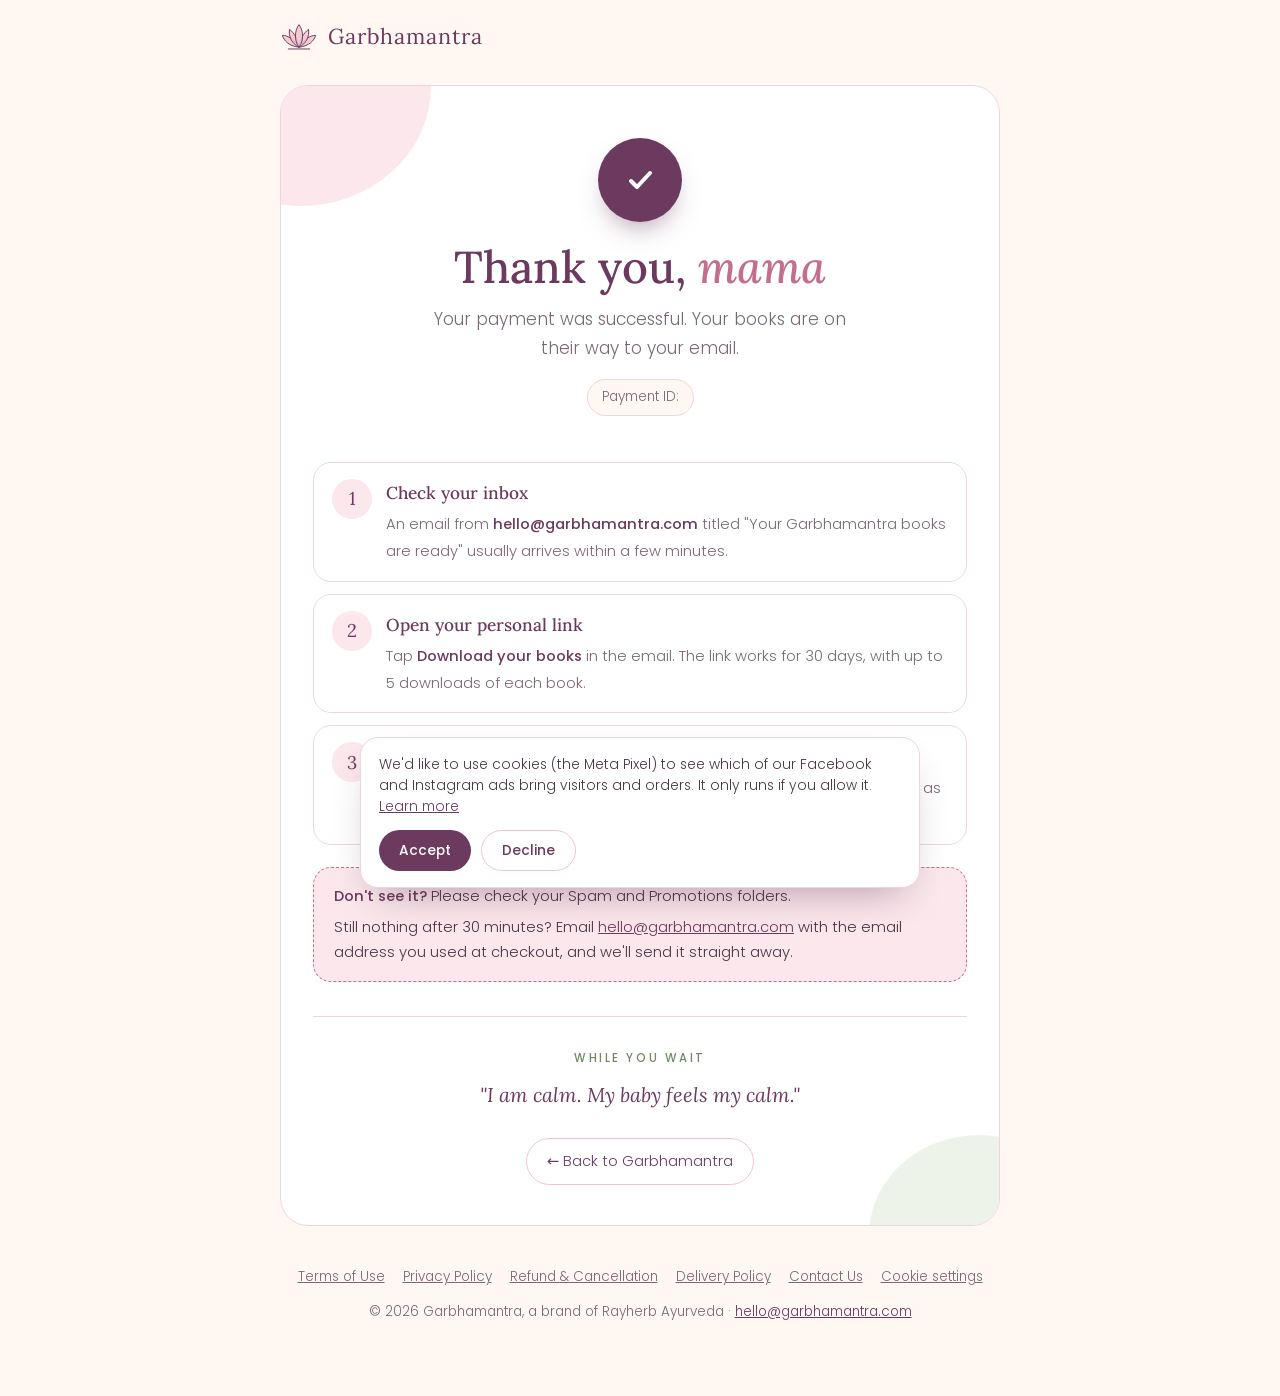
<file: thanks/index.html>
<!doctype html>
<html lang="en">
<head>
<meta charset="utf-8">
<meta name="viewport" content="width=device-width, initial-scale=1">
<meta name="color-scheme" content="only light">
<meta name="theme-color" content="#6B3A5E">
<meta name="robots" content="noindex, nofollow">
<meta name="referrer" content="no-referrer">
<title>Thank you · Garbhamantra</title>
<link rel="preconnect" href="https://fonts.googleapis.com">
<link rel="preconnect" href="https://fonts.gstatic.com" crossorigin>
<link rel="stylesheet" href="https://fonts.googleapis.com/css2?family=Lora:ital,wght@0,400;0,500;1,400&family=Poppins:wght@300;400;500&display=swap">
<link rel="stylesheet" href="/policy.css">
<style>
/* Thank-you page after a Razorpay payment: same tokens as policy.css, a warmer centred layout. */
main{text-align:center;padding:52px 32px 40px;position:relative;overflow:hidden}
main::before,main::after{content:"";position:absolute;border-radius:50%;z-index:0;pointer-events:none}
main::before{width:260px;height:240px;background:var(--blush-soft);top:-120px;left:-110px}
main::after{width:220px;height:200px;background:#EEF3EA;bottom:-110px;right:-90px}
main > *{position:relative;z-index:1}
.tick{width:84px;height:84px;margin:0 auto 18px;border-radius:50%;background:var(--plum);display:grid;place-items:center;box-shadow:0 14px 28px -12px rgba(107,58,94,.6);animation:pop .5s cubic-bezier(.2,1.4,.4,1) both}
@keyframes pop{from{transform:scale(.4);opacity:0}}
h1{font-size:clamp(2rem,6vw,2.8rem)}
h1 em{font-style:italic;color:var(--rose)}
.lead{color:var(--muted);font-size:1.06rem;max-width:44ch;margin:12px auto 0}
.pid{display:inline-block;margin-top:16px;font-size:.84rem;color:var(--muted);background:var(--cream);border:1px solid var(--line);border-radius:999px;padding:6px 14px}
.pid b{color:var(--plum);font-weight:500;font-variant-numeric:tabular-nums}
.steps{list-style:none;padding:0;margin:34px 0 0;display:grid;gap:12px;text-align:left;counter-reset:s}
.steps li{display:grid;grid-template-columns:40px 1fr;gap:14px;align-items:start;background:var(--paper);border:1px solid var(--line);border-radius:18px;padding:16px 18px;margin:0}
.steps li::before{counter-increment:s;content:counter(s);width:40px;height:40px;border-radius:50%;background:var(--blush-soft);color:var(--plum);font-family:var(--display);font-size:1.15rem;display:grid;place-items:center}
.steps b{display:block;font-family:var(--display);font-weight:500;color:var(--plum);font-size:1.08rem;margin-bottom:2px}
.steps span{font-size:.92rem;color:var(--muted)}
.help{margin-top:22px;background:var(--blush-soft);border:1.5px dashed var(--rose);border-radius:18px;padding:16px 20px;text-align:left;font-size:.92rem}
.help p{margin:0 0 6px}.help p:last-child{margin:0}
.calm{margin-top:34px;padding-top:26px;border-top:1px solid var(--line)}
.calm .eyebrow{font-size:.72rem;font-weight:500;letter-spacing:.22em;text-transform:uppercase;color:var(--sage-deep)}
.calm blockquote{margin:10px auto 0;max-width:34ch;font-family:var(--display);font-style:italic;font-size:1.25rem;color:var(--plum);line-height:1.5}
.home{display:inline-flex;margin-top:28px;font-size:.92rem;text-decoration:none;border:1px solid var(--blush);border-radius:999px;padding:10px 20px}
.home:hover{background:var(--blush-soft)}
@media (prefers-reduced-motion:reduce){.tick{animation:none}}
@media (max-width:520px){main{padding:40px 18px 32px}}
</style>
</head>
<body>
<svg width="0" height="0" style="position:absolute" aria-hidden="true"><symbol id="lotus" viewBox="0 0 64 48"><g fill="#F2C4CE" fill-opacity=".85" stroke="#6B3A5E" stroke-width="1.6" stroke-linejoin="round"><path d="M32 42 C14 40 6 30 4 22 C14 22 24 30 32 42Z"/><path d="M32 42 C50 40 58 30 60 22 C50 22 40 30 32 42Z"/><path d="M32 42 C20 36 14 24 16 12 C24 18 30 28 32 42Z"/><path d="M32 42 C44 36 50 24 48 12 C40 18 34 28 32 42Z"/><path d="M32 42 C24 32 24 14 32 4 C40 14 40 32 32 42Z"/></g><path d="M14 45 H50" stroke="#6B3A5E" stroke-width="1.6" stroke-linecap="round"/></symbol></svg>
<div class="wrap">
  <nav class="nav" aria-label="Main">
    <a class="brand" href="/"><svg width="38" height="29"><use href="#lotus"/></svg><span class="brand-name">Garbhamantra</span></a>
  </nav>
  <main>
    <div class="tick" aria-hidden="true"><svg width="40" height="40" viewBox="0 0 40 40"><path d="M11 21l6 6 13-14" fill="none" stroke="#fff" stroke-width="4" stroke-linecap="round" stroke-linejoin="round"/></svg></div>
    <h1>Thank you, <em>mama</em></h1>
    <p class="lead">Your payment was successful. Your books are on their way to your email.</p>
    <p class="pid" id="pid" hidden>Payment ID: <b id="pidv"></b></p>

    <ol class="steps">
      <li><div><b>Check your inbox</b><span>An email from <strong>hello@garbhamantra.com</strong> titled "Your Garbhamantra books are ready" usually arrives within a few minutes.</span></div></li>
      <li><div><b>Open your personal link</b><span>Tap <strong>Download your books</strong> in the email. The link works for 30 days, with up to 5 downloads of each book.</span></div></li>
      <li><div><b>Save, print or colour</b><span>Save the PDFs to your phone or computer. Print any page on A4 as often as you like, or colour on a tablet.</span></div></li>
    </ol>

    <div class="help">
      <p><strong>Don't see it?</strong> Please check your Spam and Promotions folders.</p>
      <p>Still nothing after 30 minutes? Email <a href="mailto:hello@garbhamantra.com" id="mail">hello@garbhamantra.com</a> with the email address you used at checkout<span id="mailpid"></span>, and we'll send it straight away.</p>
    </div>

    <div class="calm">
      <span class="eyebrow">While you wait</span>
      <blockquote>"I am calm. My baby feels my calm."</blockquote>
    </div>

    <a class="home" href="/">← Back to Garbhamantra</a>
  </main>
</div>
<footer>
  <div class="wrap">
    <nav class="policy-links" aria-label="Policies">
      <a href="/terms/">Terms of Use</a>
      <a href="/privacy/">Privacy Policy</a>
      <a href="/refund/">Refund &amp; Cancellation</a>
      <a href="/delivery/">Delivery Policy</a>
      <a href="/contact/">Contact Us</a>
      <a href="#" onclick="gmCookieSettings();return false">Cookie settings</a>
    </nav>
    <p>© 2026 Garbhamantra, a brand of Rayherb Ayurveda · <a href="mailto:hello@garbhamantra.com">hello@garbhamantra.com</a></p>
  </div>
</footer>
<script src="/consent.js"></script>
<script>
// Razorpay may append the payment id to the redirect URL; show it so the buyer can quote it.
const q = new URLSearchParams(location.search);
const pid = q.get("razorpay_payment_id") || q.get("payment_id") || "";
if (/^pay_[A-Za-z0-9]{6,30}$/.test(pid)) {
  document.getElementById("pidv").textContent = pid;
  document.getElementById("pid").hidden = false;
  document.getElementById("mailpid").textContent = " and your payment ID (" + pid + ")";
  document.getElementById("mail").href = "mailto:hello@garbhamantra.com?subject=" + encodeURIComponent("Books not received, " + pid);
}

// Meta Pixel Purchase (sent only with cookie consent), once per payment even if the page is reloaded.
// Value is the bundle price: the redirect doesn't say which ₹149 add-ons were ticked.
(function () {
  const key = "gm_purchase_" + (pid || "nopid");
  let seen = false;
  try { seen = !!(pid ? localStorage : sessionStorage).getItem(key); (pid ? localStorage : sessionStorage).setItem(key, "1"); } catch (e) {}
  if (!seen && window.gmTrack) gmTrack("Purchase", { value: 299, currency: "INR", content_name: "Garbhamantra 7-book bundle" }, pid || undefined);
})();
</script>
</body>
</html>
</file>
<file: policy.css>
/* Shared styles for the policy pages (terms, privacy, refund, delivery, contact).
   Same tokens as index.html, single light theme to match the printed books. */
:root{
  --cream:#FFF8F2; --paper:#FFFFFF; --blush:#F2C4CE; --blush-soft:#FBE7EC;
  --rose:#C46F8A; --plum:#6B3A5E; --plum-deep:#4E2744; --ink:#4A3346; --muted:#7D6677;
  --sage-deep:#6E8A66; --gold:#D8B57A; --line:#EAD7DD;
  --display:"Lora",Georgia,"Times New Roman",serif;
  --body:"Poppins",system-ui,-apple-system,"Segoe UI",sans-serif;
  color-scheme:only light;
}
*{box-sizing:border-box}
body{margin:0;background:var(--cream);color:var(--ink);font-family:var(--body);font-weight:300;font-size:16px;line-height:1.7;-webkit-font-smoothing:antialiased}
a{color:var(--plum)}
.wrap{max-width:760px;margin-inline:auto;padding-inline:20px}
.nav{display:flex;align-items:center;justify-content:space-between;gap:12px;padding-block:18px}
.brand{display:flex;align-items:center;gap:10px;text-decoration:none}
.brand-name{font-family:var(--display);font-size:1.35rem;color:var(--plum);letter-spacing:.04em}
.back{font-size:.88rem;text-decoration:none;border:1px solid var(--blush);border-radius:999px;padding:8px 16px;white-space:nowrap}
.back:hover{background:var(--blush-soft)}
main{background:var(--paper);border:1px solid var(--line);border-radius:28px;padding:44px 36px;margin-block:12px 40px}
h1,h2{font-family:var(--display);color:var(--plum);font-weight:500;line-height:1.2;margin:0;text-wrap:balance}
h1{font-size:clamp(1.9rem,5vw,2.6rem)}
h2{font-size:1.3rem;margin-top:34px;margin-bottom:8px}
p,ul,ol{margin:0 0 12px}
ul,ol{padding-left:1.3em}
li{margin-bottom:6px}
strong{font-weight:500;color:var(--plum)}
.updated{color:var(--muted);font-size:.86rem;margin-top:8px}
.summary{background:var(--blush-soft);border:1.5px dashed var(--rose);border-radius:18px;padding:16px 20px;margin-top:24px}
.summary p:last-child{margin-bottom:0}
dl{display:grid;grid-template-columns:max-content 1fr;gap:8px 20px;margin:0}
dt{color:var(--muted)}
dd{margin:0}
footer{padding-block:0 60px;font-size:.84rem;color:var(--muted);text-align:center}
.policy-links{display:flex;flex-wrap:wrap;justify-content:center;gap:6px 18px;margin-bottom:12px}
.policy-links a{color:var(--muted)}
.policy-links a[aria-current]{color:var(--plum);font-weight:500}
a:focus-visible{outline:3px solid var(--gold);outline-offset:3px}
@media (max-width:520px){
  main{padding:32px 20px;border-radius:22px}
  dl{grid-template-columns:1fr;gap:2px}
  dd{margin-bottom:10px}
}
@media (max-width:420px){.back .long{display:none}}
</file>
